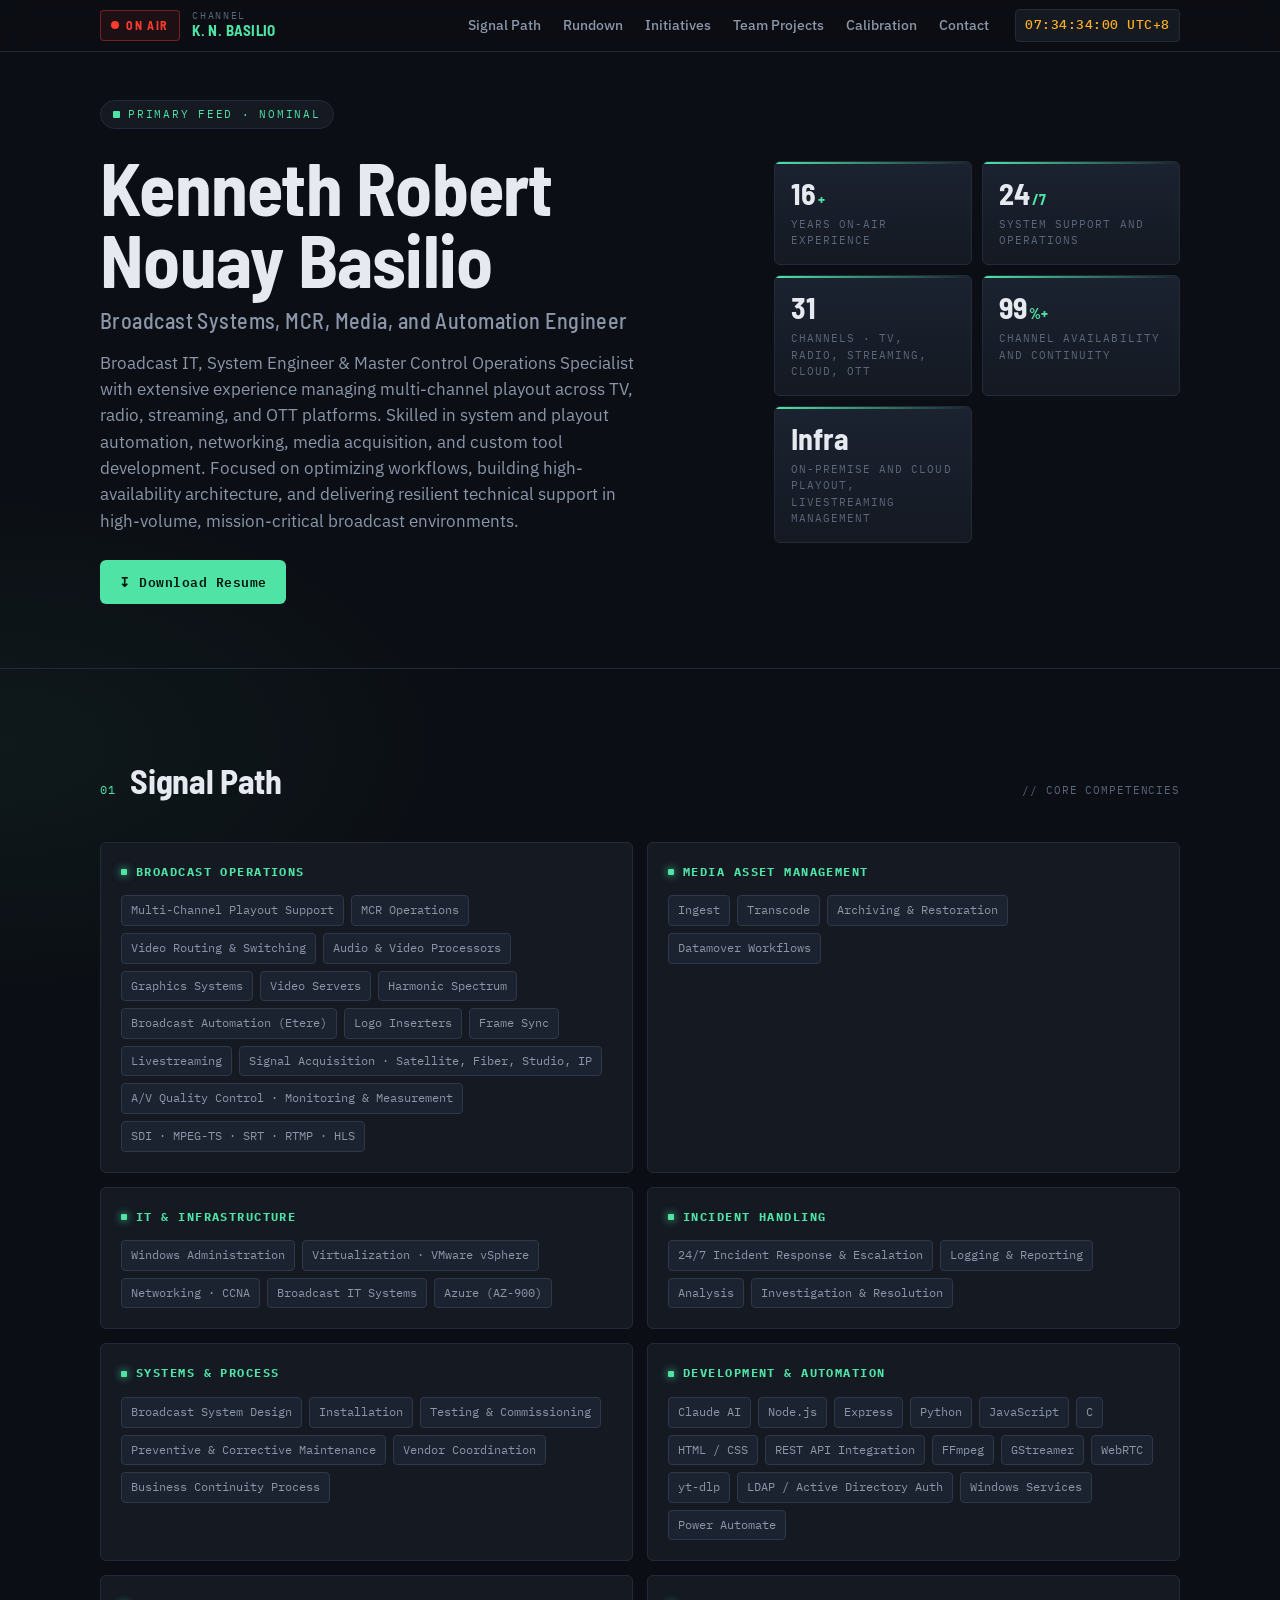
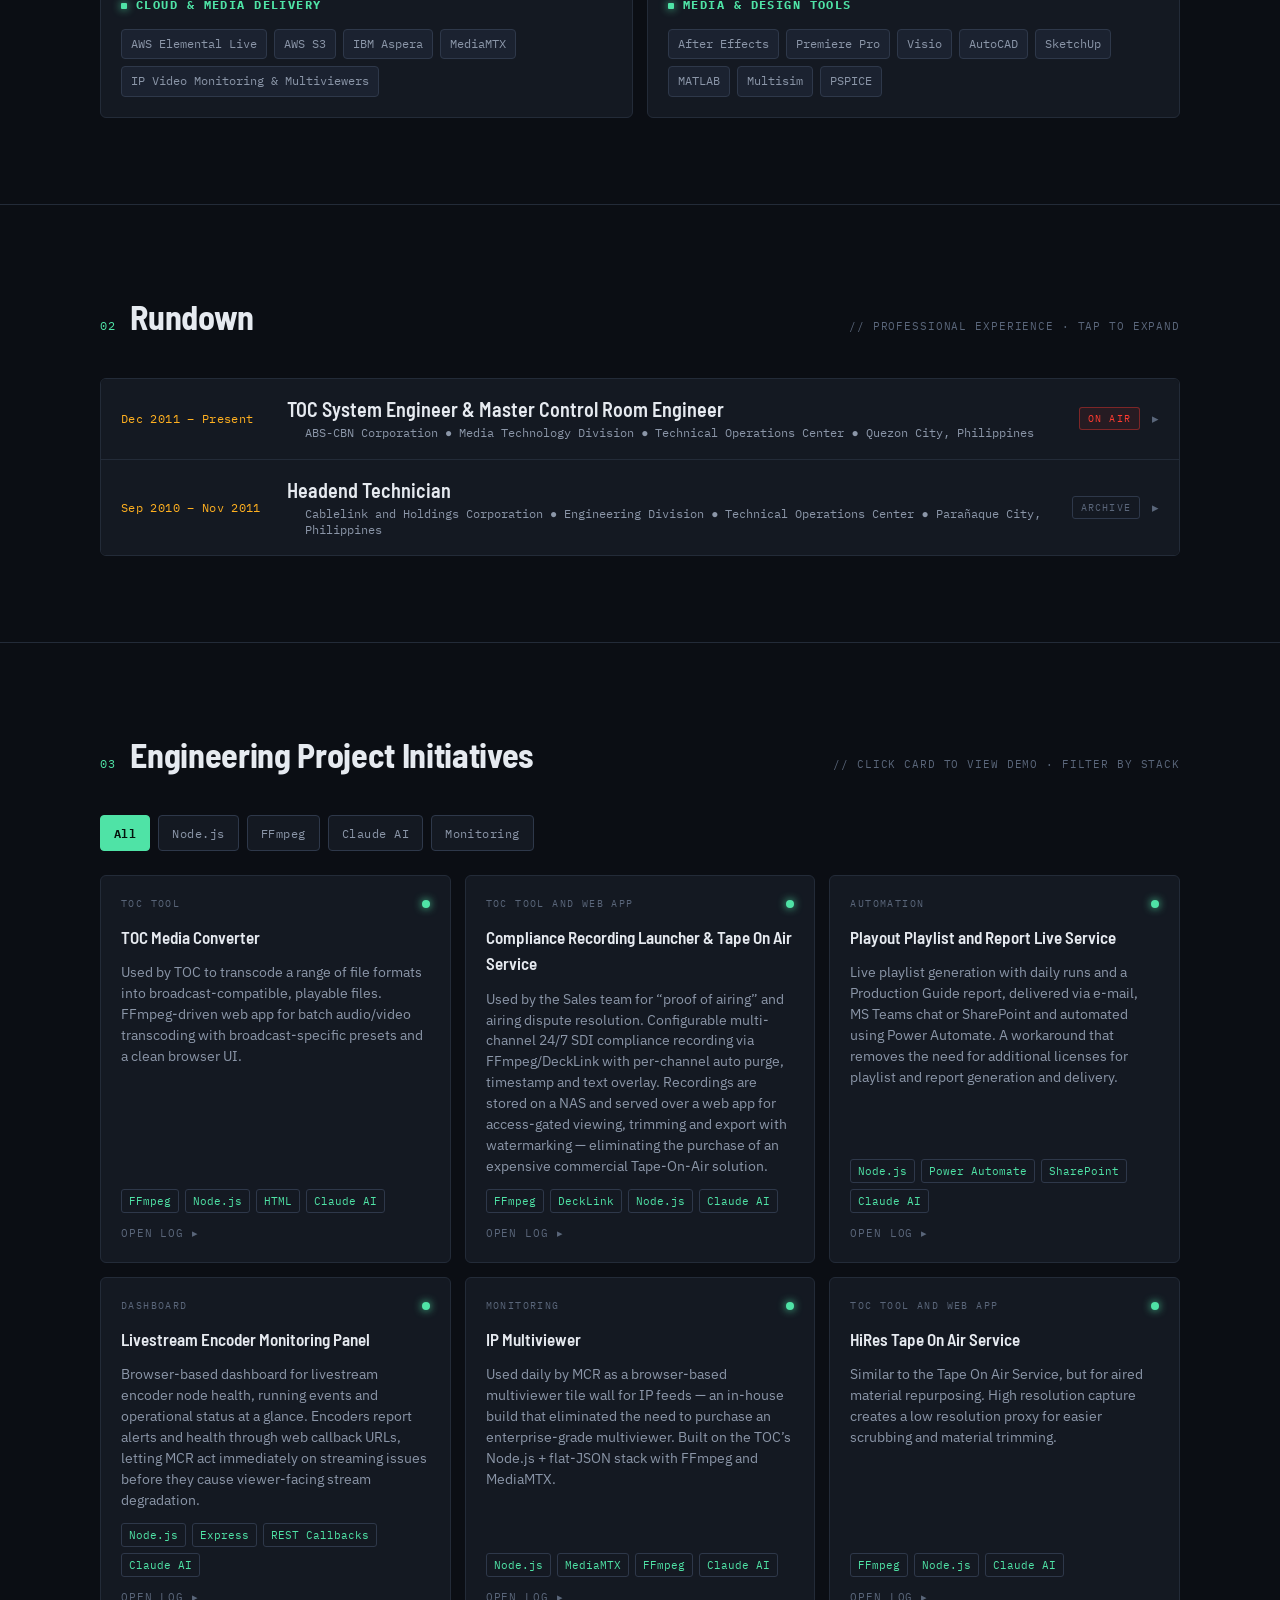
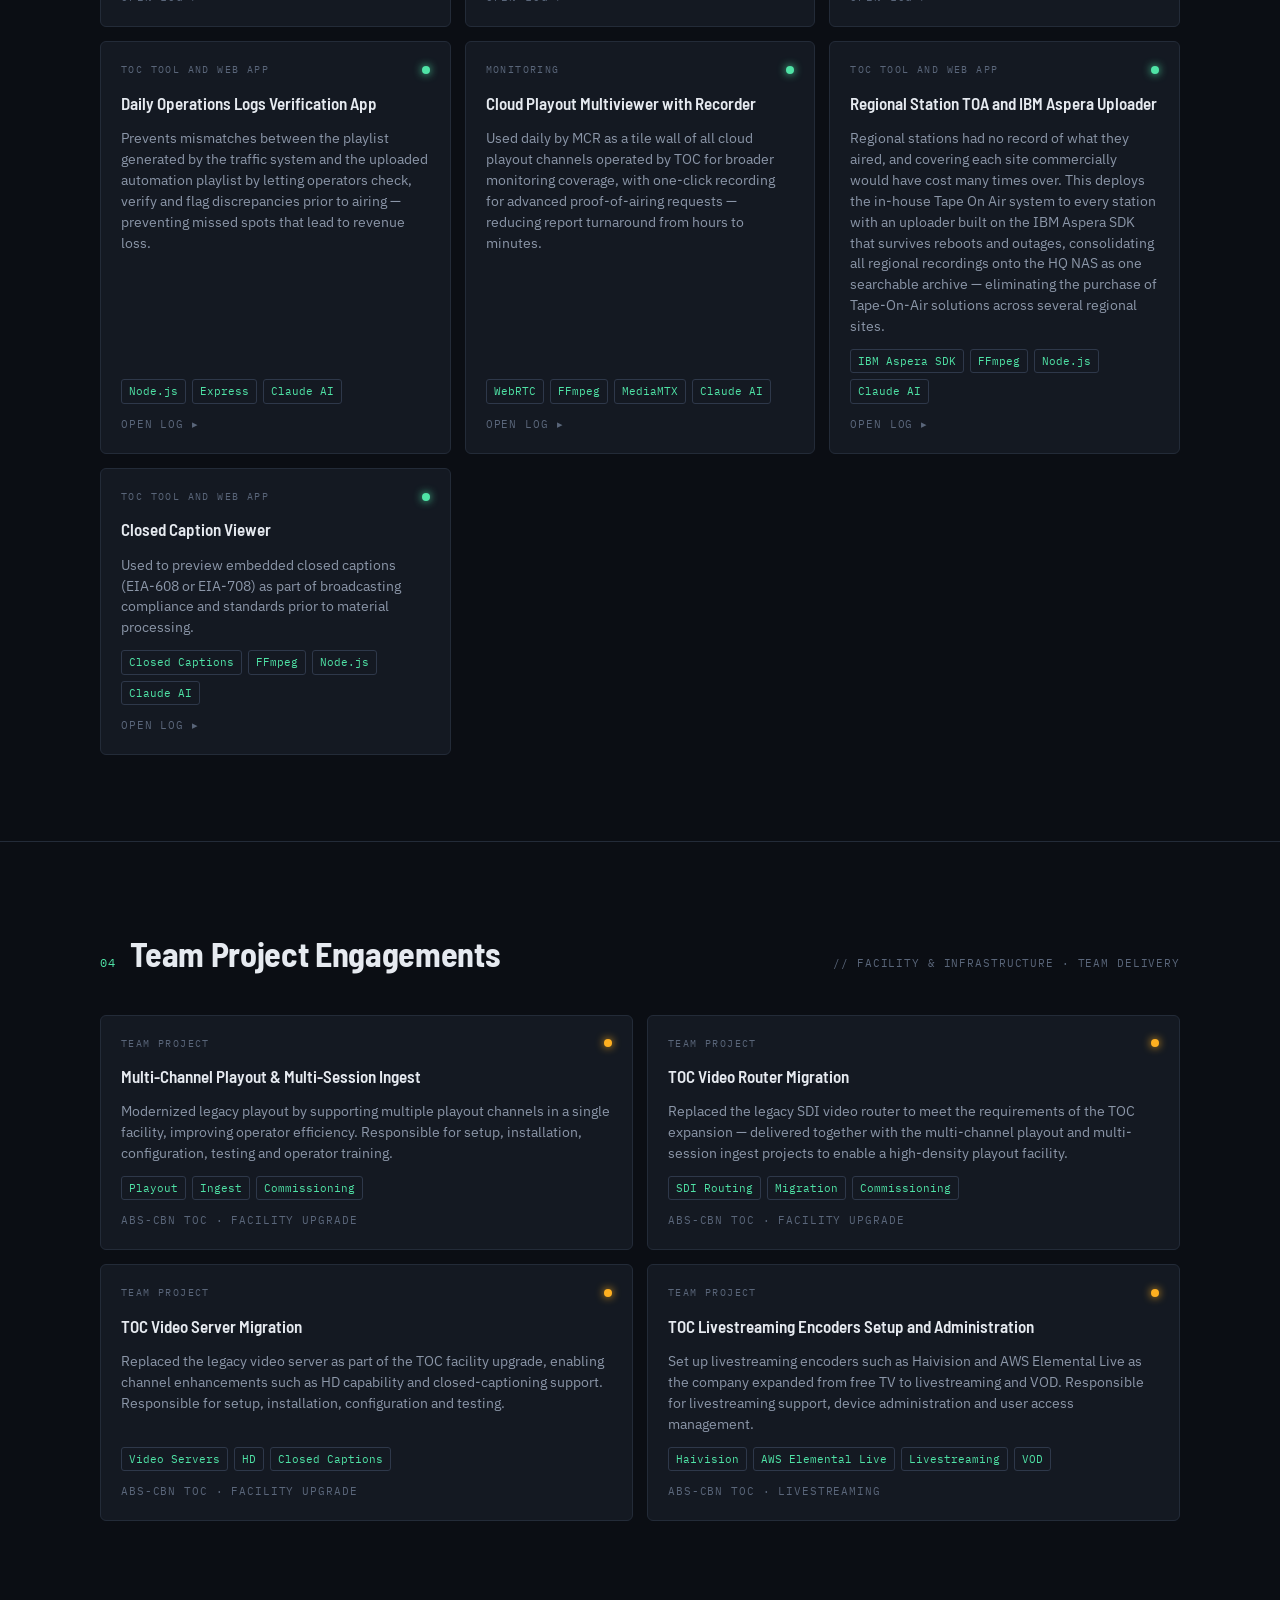
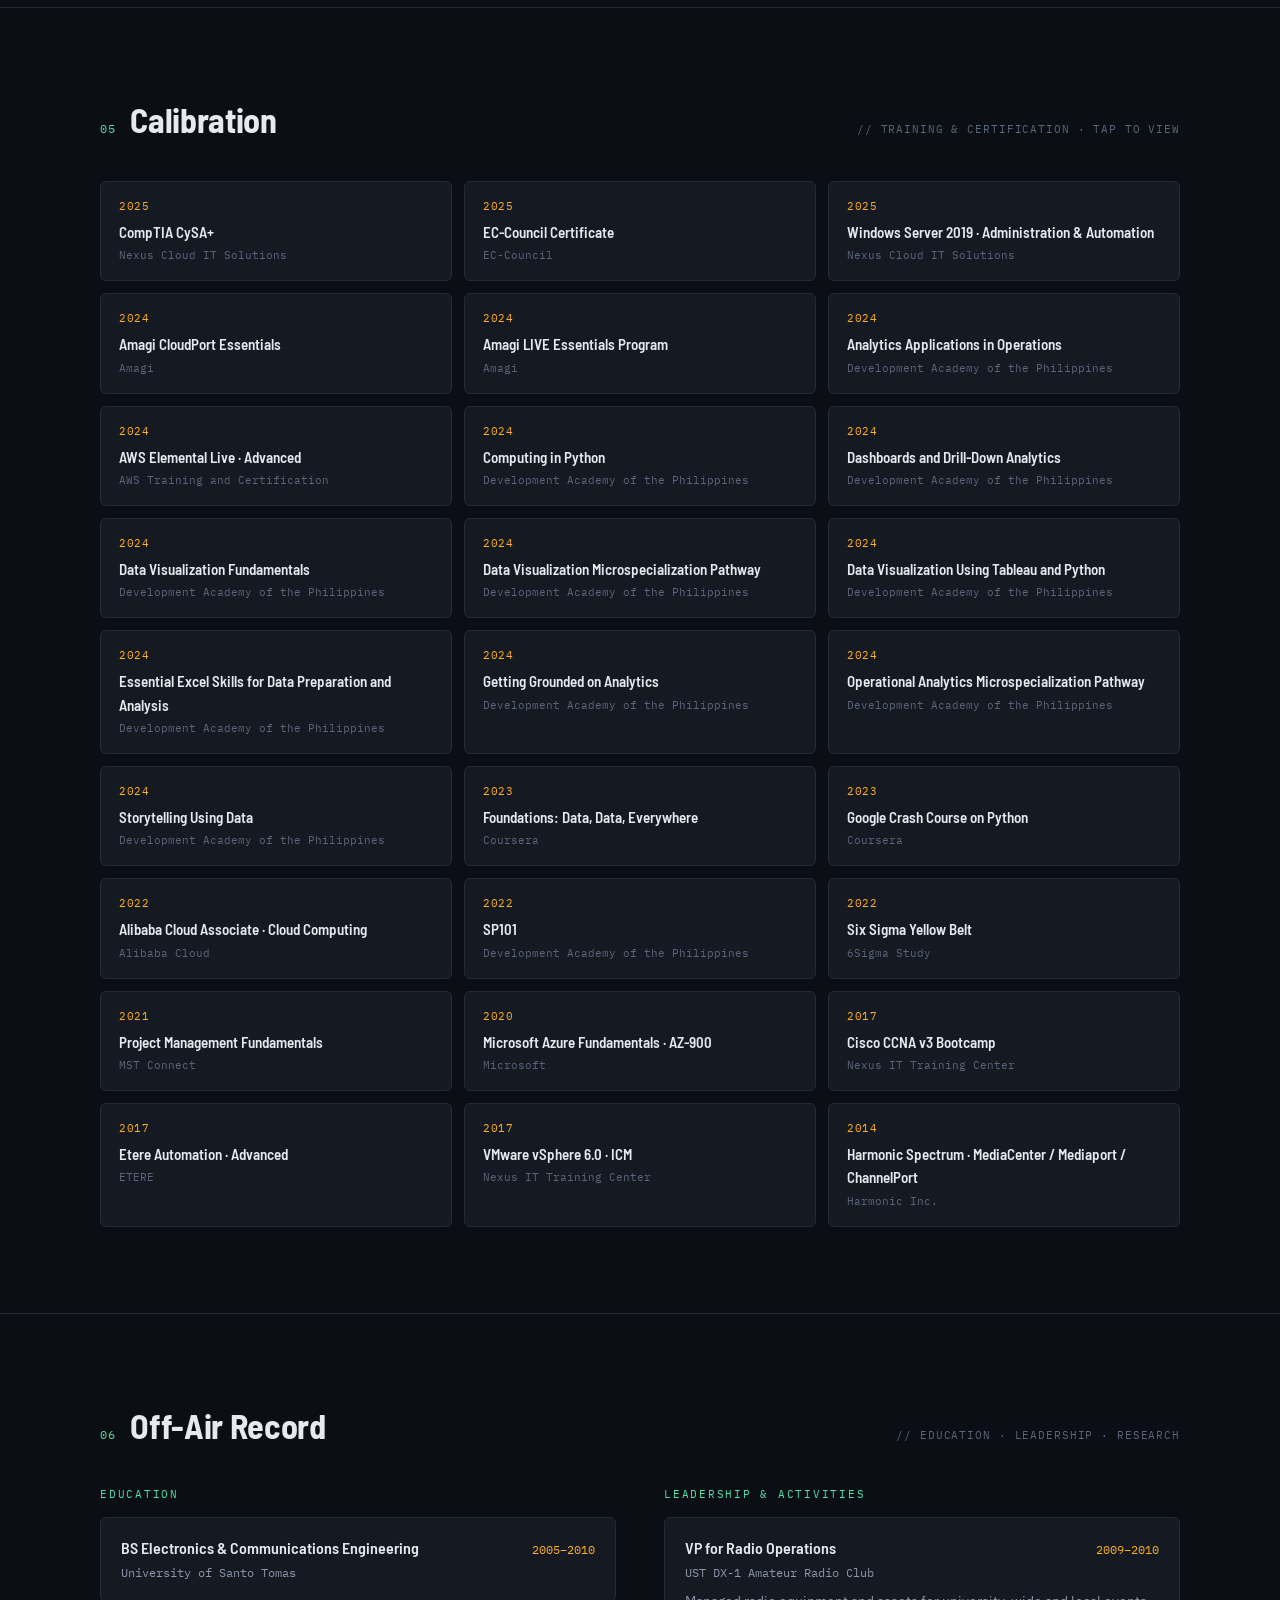
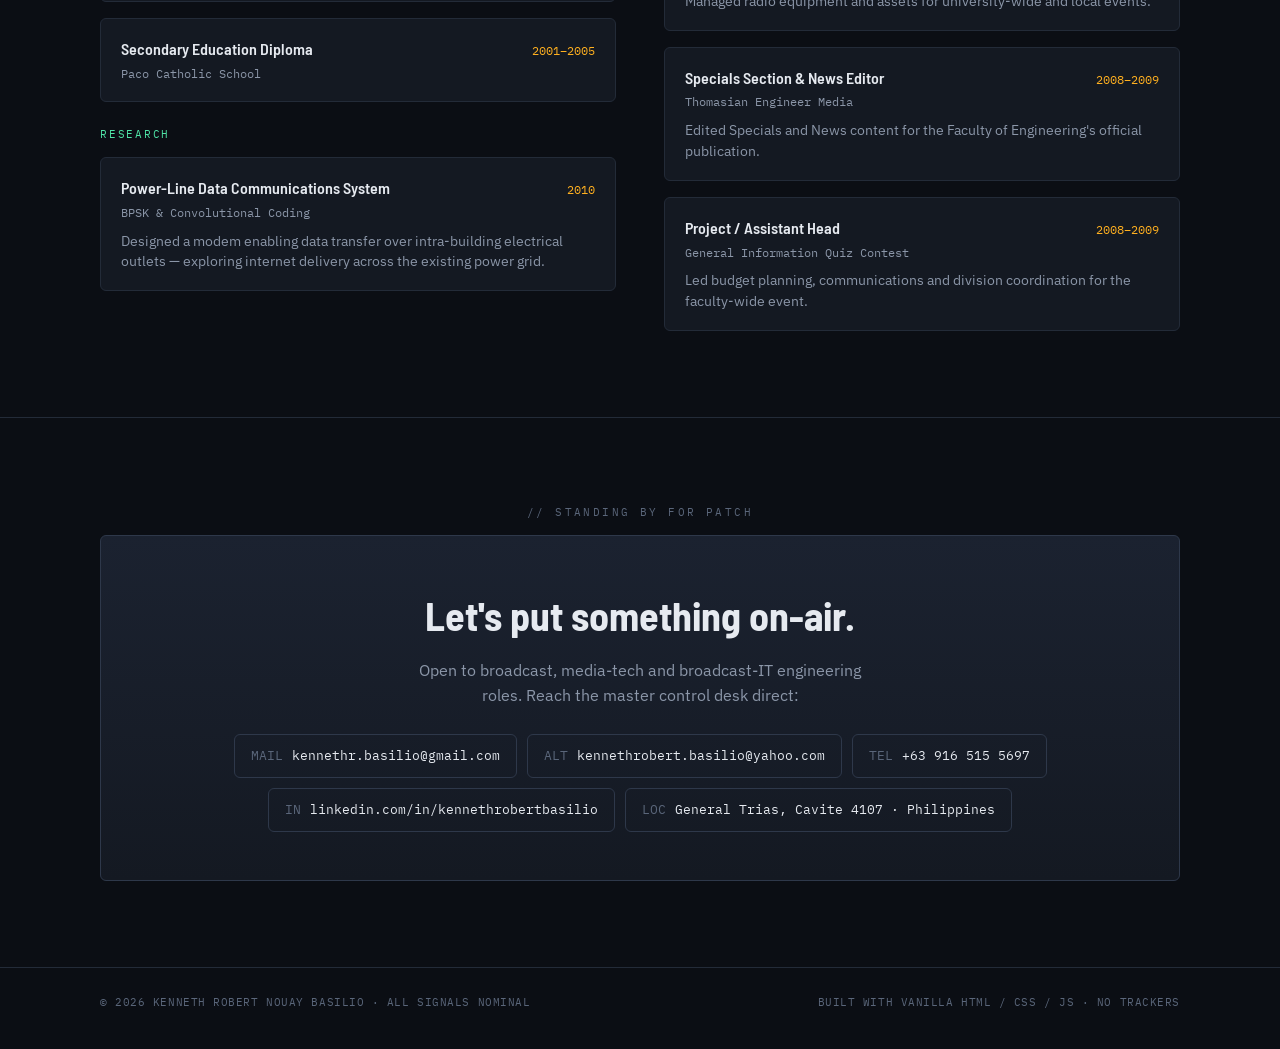
<file: index.html>
<!DOCTYPE html>
<html lang="en">
<head>
<meta charset="UTF-8" />
<meta name="viewport" content="width=device-width, initial-scale=1.0" />
<title>Kenneth Robert Nouay Basilio — Broadcast Systems, MCR, Media &amp; Automation Engineer</title>
<meta name="description" content="Kenneth Robert Nouay Basilio — Broadcast Systems, MCR, Media, and Automation Engineer. 16 years in master control room operations, system support and broadcast IT, supporting 31 channels across TV, radio, streaming, cloud and OTT." />
<meta name="referrer" content="no-referrer" />

<!-- PARAM: SITE_URL — see PARAMETERS.md -->
<link rel="canonical" href="https://kennethrb-portfolio.github.io/krnb-resume/" />
<meta property="og:title" content="Kenneth Robert Nouay Basilio — Broadcast Systems, MCR, Media &amp; Automation Engineer" />
<meta property="og:description" content="MCR operations, system support and broadcast IT — 31 channels across TV, radio, streaming, cloud and OTT." />
<meta property="og:type" content="website" />
<meta property="og:url" content="https://kennethrb-portfolio.github.io/krnb-resume/" />

<link rel="preconnect" href="https://fonts.googleapis.com" />
<link rel="preconnect" href="https://fonts.gstatic.com" crossorigin />
<link href="https://fonts.googleapis.com/css2?family=Barlow+Semi+Condensed:wght@400;500;600;700&family=IBM+Plex+Mono:wght@400;500;600&family=IBM+Plex+Sans:wght@400;500;600;700&display=swap" rel="stylesheet" />

<style>
  :root{
    --void:#0B0E14;
    --panel:#141922;
    --panel-2:#1B2230;
    --line:#232B38;
    --line-soft:#2E384A;
    --ink:#E6EAF0;
    --ink-dim:#8B96A8;
    --ink-faint:#5A667A;
    --tally:#FF3B30;
    --signal:#4FE3A6;
    --amber:#FFB020;
    --cyan:#38BDF8;
    --r:6px;
    --maxw:1160px;
    --disp:'Bahnschrift','DIN Alternate','Barlow Semi Condensed',system-ui,sans-serif;
    --body:'IBM Plex Sans',system-ui,sans-serif;
    --mono:'IBM Plex Mono',ui-monospace,monospace;
  }

  *{box-sizing:border-box;margin:0;padding:0}
  html{scroll-behavior:smooth}
  body{
    font-family:var(--body);
    background:
      radial-gradient(1200px 600px at 80% -10%, rgba(56,189,248,.06), transparent 60%),
      radial-gradient(900px 500px at 0% 10%, rgba(79,227,166,.05), transparent 55%),
      var(--void);
    color:var(--ink);
    line-height:1.55;
    -webkit-font-smoothing:antialiased;
    overflow-x:hidden;
  }
  a{color:var(--cyan);text-decoration:none}
  a:hover{text-decoration:underline}
  :focus-visible{outline:2px solid var(--signal);outline-offset:2px}

  .wrap{max-width:var(--maxw);margin:0 auto;padding:0 clamp(16px,4vw,40px)}

  .eyebrow{font-family:var(--mono);font-size:11px;letter-spacing:.22em;text-transform:uppercase;color:var(--ink-faint)}
  .label{font-family:var(--mono);font-size:11px;letter-spacing:.16em;text-transform:uppercase;color:var(--signal)}

  /* ---------- STATUS RAIL ---------- */
  .rail{position:sticky;top:0;z-index:50;background:rgba(11,14,20,.82);backdrop-filter:blur(10px);border-bottom:1px solid var(--line)}
  .rail-in{max-width:var(--maxw);margin:0 auto;display:flex;align-items:center;gap:16px;padding:9px clamp(16px,4vw,40px)}
  .chan{display:flex;align-items:center;gap:12px;min-width:0}
  .chan-id{display:flex;flex-direction:column;line-height:1.15;min-width:0}
  .chan-id .k{font-family:var(--mono);font-size:9.5px;letter-spacing:.18em;text-transform:uppercase;color:var(--ink-faint)}
  .chan-id .v{font-family:var(--disp);font-weight:700;font-size:15px;letter-spacing:.03em;color:var(--signal);white-space:nowrap}
  .rail-nav{display:flex;gap:2px;margin-left:auto}
  .rail-nav a{font-family:var(--body);font-size:13.5px;font-weight:500;letter-spacing:0;color:var(--ink-dim);padding:6px 10px;border-radius:4px}
  .rail-nav a:hover{color:var(--ink);background:var(--panel);text-decoration:none}
  .tc{font-family:var(--mono);font-size:13px;font-weight:500;color:var(--amber);white-space:nowrap;letter-spacing:.04em;padding:5px 9px;border:1px solid var(--line);border-radius:4px;background:var(--panel);margin-left:auto}
  .rail-nav ~ .tc{margin-left:0}
  .onair{display:inline-flex;align-items:center;gap:7px;font-family:var(--disp);font-weight:700;font-size:12px;letter-spacing:.14em;color:var(--tally);padding:5px 10px;border:1px solid rgba(255,59,48,.4);border-radius:4px;background:rgba(255,59,48,.08);white-space:nowrap}
  .onair .dot{width:8px;height:8px;border-radius:50%;background:var(--tally);box-shadow:0 0 0 0 rgba(255,59,48,.6);animation:pulse 2s infinite}
  @keyframes pulse{0%{box-shadow:0 0 0 0 rgba(255,59,48,.55)}70%{box-shadow:0 0 0 7px rgba(255,59,48,0)}100%{box-shadow:0 0 0 0 rgba(255,59,48,0)}}

  /* ---------- HERO ---------- */
  .hero{padding:clamp(24px,4vw,48px) 0 clamp(36px,6vw,64px)}
  .hero-grid{display:grid;grid-template-columns:1.35fr .9fr;gap:clamp(28px,5vw,64px);align-items:center}
  .src-tag{display:inline-flex;align-items:center;gap:8px;margin-bottom:22px;font-family:var(--mono);font-size:11px;letter-spacing:.16em;text-transform:uppercase;color:var(--signal);border:1px solid var(--line);border-radius:100px;padding:5px 12px;background:var(--panel)}
  .src-tag .sq{width:7px;height:7px;background:var(--signal);border-radius:1px}
  h1{font-family:var(--disp);font-weight:700;font-size:clamp(38px,6.4vw,74px);line-height:.98;letter-spacing:-.01em;margin-bottom:18px}
  h1 .sub{display:block;color:var(--ink-dim);font-weight:500;font-size:clamp(15px,2.2vw,22px);letter-spacing:.02em;margin-top:14px}
  .lede{color:var(--ink-dim);font-size:clamp(15px,1.5vw,17px);max-width:54ch;margin-bottom:26px}
  .cta-row{display:flex;flex-wrap:wrap;gap:12px}
  .cta{font-family:var(--mono);font-size:13px;letter-spacing:.04em;padding:11px 18px;border-radius:var(--r);cursor:pointer;border:1px solid transparent;display:inline-block}
  .cta.primary{background:var(--signal);color:#05130D;font-weight:600}
  .cta.primary:hover{filter:brightness(1.08);text-decoration:none}
  .cta.ghost{border-color:var(--line-soft);color:var(--ink);background:transparent}
  .cta.ghost:hover{border-color:var(--signal);color:var(--signal);text-decoration:none}

  .tiles{display:grid;grid-template-columns:repeat(2,1fr);gap:10px}
  .tile{border:1px solid var(--line);border-radius:var(--r);background:linear-gradient(180deg,var(--panel-2),var(--panel));padding:16px;position:relative;overflow:hidden}
  .tile::before{content:"";position:absolute;top:0;left:0;right:0;height:2px;background:linear-gradient(90deg,var(--signal),transparent)}
  .tile .num{font-family:var(--disp);font-weight:700;font-size:30px;line-height:1;color:var(--ink)}
  .tile .num small{font-size:15px;color:var(--signal);margin-left:2px}
  .tile .cap{font-family:var(--mono);font-size:10.5px;letter-spacing:.1em;text-transform:uppercase;color:var(--ink-faint);margin-top:8px}

  /* ---------- SECTIONS ---------- */
  section{padding:clamp(44px,7vw,86px) 0;border-top:1px solid var(--line)}
  .sec-head{display:flex;align-items:baseline;gap:14px;margin-bottom:34px;flex-wrap:wrap}
  .sec-head .idx{font-family:var(--mono);font-size:12px;color:var(--signal);letter-spacing:.1em}
  .sec-head h2{font-family:var(--disp);font-weight:700;font-size:clamp(22px,3.2vw,34px);letter-spacing:-.01em}
  .sec-head .meta{margin-left:auto;font-family:var(--mono);font-size:11px;color:var(--ink-faint);letter-spacing:.08em}

  /* ---------- SKILLS ---------- */
  .skill-grid{display:grid;grid-template-columns:repeat(2,1fr);gap:14px}
  .skill-card{border:1px solid var(--line);border-radius:var(--r);background:var(--panel);padding:20px}
  .skill-card h3{font-family:var(--mono);font-size:12px;letter-spacing:.12em;text-transform:uppercase;color:var(--signal);margin-bottom:14px;display:flex;align-items:center;gap:9px}
  .skill-card h3::before{content:"";width:6px;height:6px;background:var(--signal);border-radius:1px;box-shadow:0 0 8px var(--signal)}
  .chips{display:flex;flex-wrap:wrap;gap:7px}
  .chip{font-family:var(--mono);font-size:12px;color:var(--ink-dim);border:1px solid var(--line-soft);border-radius:4px;padding:5px 9px;background:var(--panel-2)}
  .chip:hover{color:var(--ink);border-color:var(--signal)}

  /* ---------- RUNDOWN ---------- */
  .rundown{border:1px solid var(--line);border-radius:var(--r);overflow:hidden}
  .seg{border-bottom:1px solid var(--line);background:var(--panel)}
  .seg:last-child{border-bottom:none}
  .seg-head{width:100%;text-align:left;cursor:pointer;background:none;border:none;color:inherit;display:grid;grid-template-columns:150px 1fr auto;gap:16px;align-items:center;padding:18px 20px;font-family:inherit}
  .seg-head:hover{background:var(--panel-2)}
  .seg-yr{font-family:var(--mono);font-size:12px;color:var(--amber);letter-spacing:.03em;white-space:nowrap}
  .seg-title{min-width:0}
  .seg-title .role{font-family:var(--disp);font-weight:600;font-size:clamp(16px,2vw,20px);color:var(--ink);display:block}
  .seg-title .org{font-family:var(--mono);font-size:12px;color:var(--ink-dim);margin-top:4px;padding-left:18px;display:block}
  .seg-badge{font-family:var(--mono);font-size:10px;letter-spacing:.12em;text-transform:uppercase;padding:4px 8px;border-radius:3px;white-space:nowrap}
  .seg-badge.live{color:var(--tally);border:1px solid rgba(255,59,48,.4);background:rgba(255,59,48,.08)}
  .seg-badge.arch{color:var(--ink-faint);border:1px solid var(--line-soft)}
  .seg-caret{font-family:var(--mono);color:var(--ink-faint);transition:transform .25s;font-size:13px}
  .seg[aria-expanded="true"] .seg-caret{transform:rotate(90deg);color:var(--signal)}
  .seg-body{max-height:0;overflow:hidden;transition:max-height .35s ease}
  .seg-body-in{padding:2px 20px 22px 186px}
  .seg-body ul{list-style:none;display:grid;gap:9px}
  .seg-body li{position:relative;padding-left:20px;color:var(--ink-dim);font-size:14.5px}
  .seg-body li::before{content:"▸";position:absolute;left:0;color:var(--signal);font-size:11px;top:3px}
  .seg-body .sub-role{font-family:var(--mono);font-size:11px;letter-spacing:.14em;text-transform:uppercase;color:var(--signal);margin:6px 0 10px}
  .seg-body ul + .sub-role{margin-top:22px}

  /* ---------- PROJECTS ---------- */
  .filter-bar{display:flex;flex-wrap:wrap;gap:8px;margin-bottom:24px}
  .filter{font-family:var(--mono);font-size:12px;letter-spacing:.04em;color:var(--ink-dim);background:var(--panel);border:1px solid var(--line-soft);border-radius:4px;padding:7px 13px;cursor:pointer}
  .filter[aria-pressed="true"]{background:var(--signal);color:#05130D;border-color:var(--signal);font-weight:600}
  .filter:hover:not([aria-pressed="true"]){border-color:var(--signal);color:var(--ink)}
  .proj-grid{display:grid;grid-template-columns:repeat(3,1fr);gap:14px}
  .card{border:1px solid var(--line);border-radius:var(--r);background:var(--panel);padding:20px;display:flex;flex-direction:column;gap:12px;transition:transform .2s,border-color .2s;color:inherit}
  .card:hover{transform:translateY(-3px);border-color:var(--signal);text-decoration:none}
  .card .top{display:flex;align-items:center;justify-content:space-between;gap:8px}
  .card .kind{font-family:var(--mono);font-size:10px;letter-spacing:.14em;text-transform:uppercase;color:var(--ink-faint)}
  .card .stat{width:8px;height:8px;border-radius:50%;background:var(--signal);box-shadow:0 0 8px var(--signal)}
  .card h3{font-family:var(--disp);font-weight:600;font-size:17px;color:var(--ink)}
  .card p{font-size:13.5px;color:var(--ink-dim);flex:1}
  .card .tags{display:flex;flex-wrap:wrap;gap:6px}
  .card .tags span{font-family:var(--mono);font-size:10.5px;color:var(--signal);border:1px solid var(--line-soft);border-radius:3px;padding:3px 7px}
  .card .open{font-family:var(--mono);font-size:11px;letter-spacing:.08em;color:var(--ink-faint);text-transform:uppercase}
  .card:hover .open{color:var(--signal)}
  .card.hide{display:none}
  /* Facility projects have no project page: static card, no hover lift */
  .card.static{cursor:default}
  .card.static:hover{transform:none;border-color:var(--line)}
  .card.static .stat{background:var(--amber);box-shadow:0 0 8px var(--amber)}
  .card.static .open{color:var(--ink-faint)}
  .proj-grid.cols-2{grid-template-columns:repeat(2,1fr)}

  /* ---------- CERTS ---------- */
  .cert-grid{display:grid;grid-template-columns:repeat(3,1fr);gap:12px}
  .cert{border:1px solid var(--line);border-radius:var(--r);background:var(--panel);padding:16px 18px;color:inherit;display:block;transition:transform .2s,border-color .2s}
  .cert:hover{transform:translateY(-3px);border-color:var(--signal);text-decoration:none}
  .cert .yr{font-family:var(--mono);font-size:11px;color:var(--amber);letter-spacing:.06em}
  .cert .nm{font-family:var(--disp);font-weight:600;font-size:15px;margin:6px 0 3px;color:var(--ink)}
  .cert .by{font-family:var(--mono);font-size:11px;color:var(--ink-faint)}

  /* ---------- 2-COL ---------- */
  .two-col{display:grid;grid-template-columns:1fr 1fr;gap:clamp(24px,4vw,48px)}
  .stack{display:grid;gap:16px}
  .row{border:1px solid var(--line);border-radius:var(--r);background:var(--panel);padding:18px 20px}
  .row .r-top{display:flex;justify-content:space-between;gap:12px;align-items:baseline;flex-wrap:wrap}
  .row .r-title{font-family:var(--disp);font-weight:600;font-size:16px}
  .row .r-yr{font-family:var(--mono);font-size:12px;color:var(--amber)}
  .row .r-sub{font-family:var(--mono);font-size:12px;color:var(--ink-dim);margin-top:3px}
  .row p{font-size:13.5px;color:var(--ink-dim);margin-top:8px}

  /* ---------- CONTACT ---------- */
  .contact-box{border:1px solid var(--line-soft);border-radius:var(--r);background:linear-gradient(180deg,var(--panel-2),var(--panel));padding:clamp(28px,5vw,48px);text-align:center}
  .contact-box h2{font-family:var(--disp);font-weight:700;font-size:clamp(24px,4vw,40px);margin-bottom:12px}
  .contact-box p{color:var(--ink-dim);max-width:46ch;margin:0 auto 26px}
  .contact-lines{display:flex;flex-wrap:wrap;gap:10px;justify-content:center}
  .cl{font-family:var(--mono);font-size:13px;color:var(--ink);border:1px solid var(--line-soft);border-radius:var(--r);padding:11px 16px;display:inline-flex;gap:9px;align-items:center}
  .cl:hover{border-color:var(--signal);color:var(--signal);text-decoration:none}
  .cl .k{color:var(--ink-faint)}

  footer{padding:26px 0 40px;border-top:1px solid var(--line)}
  .foot-in{display:flex;justify-content:space-between;gap:14px;flex-wrap:wrap;font-family:var(--mono);font-size:11px;color:var(--ink-faint);letter-spacing:.05em}

  .reveal{opacity:0;transform:translateY(18px);transition:opacity .6s ease,transform .6s ease}
  .reveal.in{opacity:1;transform:none}

  /* ---------- RESPONSIVE ---------- */
  @media(max-width:860px){
    .hero-grid{grid-template-columns:1fr;gap:36px}
    .skill-grid{grid-template-columns:1fr}
    .proj-grid{grid-template-columns:1fr 1fr}
    .cert-grid{grid-template-columns:1fr 1fr}
    .two-col{grid-template-columns:1fr}
    .rail-nav{display:none}
    .seg-head{grid-template-columns:136px 1fr auto;gap:10px}
    .seg-body-in{padding-left:20px}
  }
  @media(max-width:560px){
    .proj-grid,.proj-grid.cols-2,.cert-grid,.tiles{grid-template-columns:1fr}
    .tc{display:none}
    .seg-head{grid-template-columns:1fr auto}
    .seg-yr{display:none}
    .seg-title .org{padding-left:14px}
  }
  @media(prefers-reduced-motion:reduce){
    *{animation:none!important;transition:none!important;scroll-behavior:auto!important}
    .reveal{opacity:1;transform:none}
  }

  /* ---------- PRINT ---------- */
  @media print{
    :root{--ink:#111;--ink-dim:#333;--ink-faint:#555}
    body{background:#fff;color:#111}
    .rail,.tiles,.cta-row,.src-tag,.filter-bar,.seg-caret,.seg-badge.live,.card .stat,.card .open,.foot-in .rt,.contact-box p,.contact .eyebrow{display:none!important}
    section,.hero{border:none;padding:14px 0}
    .wrap{max-width:100%;padding:0}
    h1{font-size:26px;color:#000}
    h1 .sub{color:#333;font-size:14px}
    .sec-head h2{font-size:16px;color:#000;border-bottom:1.5px solid #000;padding-bottom:4px;width:100%}
    .sec-head .idx,.sec-head .meta{display:none}
    .lede{color:#333;max-width:100%}
    .skill-grid,.proj-grid,.cert-grid,.two-col{gap:8px}
    .skill-card,.card,.cert,.row,.rundown,.seg,.contact-box{border:1px solid #bbb!important;background:#fff!important;break-inside:avoid;transform:none!important}
    .seg-body{max-height:none!important}
    .seg-body-in{padding:0 16px 14px 16px}
    .chip,.card .tags span,.cl{color:#222;border-color:#999}
    a{color:#111;text-decoration:none}
    .contact-lines{justify-content:flex-start}
  }
</style>
</head>
<body>

<!-- ===== STATUS RAIL ===== -->
<header class="rail">
  <div class="rail-in">
    <div class="chan">
      <span class="onair"><span class="dot"></span>ON AIR</span>
      <span class="chan-id">
        <span class="k">Channel</span>
        <span class="v">K. N. BASILIO</span>
      </span>
    </div>
    <nav class="rail-nav" aria-label="Section navigation">
      <a href="#signal">Signal Path</a>
      <a href="#rundown">Rundown</a>
      <a href="#log">Initiatives</a>
      <a href="#team">Team Projects</a>
      <a href="#certs">Calibration</a>
      <a href="#contact">Contact</a>
    </nav>
    <span class="tc" id="tc" aria-label="Local timecode, UTC plus 8">--:--:--:--</span>
  </div>
</header>

<main>
  <!-- ===== HERO ===== -->
  <section class="hero" style="border-top:none">
    <div class="wrap">
      <div class="hero-grid">
        <div>
          <span class="src-tag"><span class="sq"></span>PRIMARY FEED · NOMINAL</span>
          <h1>Kenneth Robert<br />Nouay Basilio
            <span class="sub">Broadcast Systems, MCR, Media, and Automation Engineer</span>
          </h1>
          <p class="lede">Broadcast IT, System Engineer & Master Control Operations Specialist with extensive experience managing multi-channel playout across TV, radio, streaming, and OTT platforms. Skilled in system and playout automation, networking, media acquisition, and custom tool development. Focused on optimizing workflows, building high-availability architecture, and delivering resilient technical support in high-volume, mission-critical broadcast environments.</p>
          <div class="cta-row">
            <!-- PARAM: RESUME_PATH — see PARAMETERS.md -->
            <a class="cta primary" href="assets/resume/Kenneth_Robert_Basilio_CV.pdf" download>&#8615; Download Resume</a>
          </div>
        </div>
        <div class="tiles" aria-label="Career status tiles">
          <div class="tile"><div class="num">16<small>+</small></div><div class="cap">Years On-Air Experience</div></div>
          <div class="tile"><div class="num">24<small>/7</small></div><div class="cap">System Support and Operations</div></div>
          <div class="tile"><div class="num">31</div><div class="cap">Channels &middot; TV, Radio, Streaming, Cloud, OTT</div></div>
          <div class="tile"><div class="num">99<small>%+</small></div><div class="cap">Channel Availability and Continuity</div></div>
          <div class="tile"><div class="num">Infra</div><div class="cap">On-Premise and Cloud Playout, Livestreaming Management</div></div>
        </div>
      </div>
    </div>
  </section>

  <!-- ===== SIGNAL PATH ===== -->
  <section id="signal">
    <div class="wrap">
      <div class="sec-head reveal">
        <span class="idx">01</span>
        <h2>Signal Path</h2>
        <span class="meta">// CORE COMPETENCIES</span>
      </div>
      <div class="skill-grid">
        <div class="skill-card reveal">
          <h3>Broadcast Operations</h3>
          <div class="chips">
            <span class="chip">Multi-Channel Playout Support</span><span class="chip">MCR Operations</span>
            <span class="chip">Video Routing &amp; Switching</span><span class="chip">Audio &amp; Video Processors</span>
            <span class="chip">Graphics Systems</span><span class="chip">Video Servers</span>
            <span class="chip">Harmonic Spectrum</span><span class="chip">Broadcast Automation (Etere)</span>
            <span class="chip">Logo Inserters</span><span class="chip">Frame Sync</span>
            <span class="chip">Livestreaming</span><span class="chip">Signal Acquisition &middot; Satellite, Fiber, Studio, IP</span>
            <span class="chip">A/V Quality Control &middot; Monitoring &amp; Measurement</span>
            <span class="chip">SDI &middot; MPEG-TS &middot; SRT &middot; RTMP &middot; HLS</span>
          </div>
        </div>
        <div class="skill-card reveal">
          <h3>Media Asset Management</h3>
          <div class="chips">
            <span class="chip">Ingest</span><span class="chip">Transcode</span>
            <span class="chip">Archiving &amp; Restoration</span><span class="chip">Datamover Workflows</span>
          </div>
        </div>
        <div class="skill-card reveal">
          <h3>IT &amp; Infrastructure</h3>
          <div class="chips">
            <span class="chip">Windows Administration</span><span class="chip">Virtualization &middot; VMware vSphere</span>
            <span class="chip">Networking &middot; CCNA</span><span class="chip">Broadcast IT Systems</span>
            <span class="chip">Azure (AZ-900)</span>
          </div>
        </div>
        <div class="skill-card reveal">
          <h3>Incident Handling</h3>
          <div class="chips">
            <span class="chip">24/7 Incident Response &amp; Escalation</span><span class="chip">Logging &amp; Reporting</span>
            <span class="chip">Analysis</span><span class="chip">Investigation &amp; Resolution</span>
          </div>
        </div>
        <div class="skill-card reveal">
          <h3>Systems &amp; Process</h3>
          <div class="chips">
            <span class="chip">Broadcast System Design</span><span class="chip">Installation</span>
            <span class="chip">Testing &amp; Commissioning</span><span class="chip">Preventive &amp; Corrective Maintenance</span>
            <span class="chip">Vendor Coordination</span><span class="chip">Business Continuity Process</span>
          </div>
        </div>
        <div class="skill-card reveal">
          <h3>Development &amp; Automation</h3>
          <div class="chips">
            <span class="chip">Claude AI</span><span class="chip">Node.js</span><span class="chip">Express</span>
            <span class="chip">Python</span><span class="chip">JavaScript</span><span class="chip">C</span>
            <span class="chip">HTML / CSS</span><span class="chip">REST API Integration</span>
            <span class="chip">FFmpeg</span><span class="chip">GStreamer</span>
            <span class="chip">WebRTC</span><span class="chip">yt-dlp</span>
            <span class="chip">LDAP / Active Directory Auth</span><span class="chip">Windows Services</span>
            <span class="chip">Power Automate</span>
          </div>
        </div>
        <div class="skill-card reveal">
          <h3>Cloud &amp; Media Delivery</h3>
          <div class="chips">
            <span class="chip">AWS Elemental Live</span><span class="chip">AWS S3</span>
            <span class="chip">IBM Aspera</span><span class="chip">MediaMTX</span>
            <span class="chip">IP Video Monitoring &amp; Multiviewers</span>
          </div>
        </div>
        <div class="skill-card reveal">
          <h3>Media &amp; Design Tools</h3>
          <div class="chips">
            <span class="chip">After Effects</span><span class="chip">Premiere Pro</span>
            <span class="chip">Visio</span><span class="chip">AutoCAD</span>
            <span class="chip">SketchUp</span><span class="chip">MATLAB</span>
            <span class="chip">Multisim</span><span class="chip">PSPICE</span>
          </div>
        </div>
      </div>
    </div>
  </section>

  <!-- ===== RUNDOWN ===== -->
  <section id="rundown">
    <div class="wrap">
      <div class="sec-head reveal">
        <span class="idx">02</span>
        <h2>Rundown</h2>
        <span class="meta">// PROFESSIONAL EXPERIENCE &middot; TAP TO EXPAND</span>
      </div>
      <div class="rundown reveal">

        <div class="seg" aria-expanded="false">
          <button class="seg-head" type="button">
            <span class="seg-yr">Dec 2011 &ndash; Present</span>
            <span class="seg-title">
              <span class="role">TOC System Engineer &amp; Master Control Room Engineer</span>
              <span class="org">ABS-CBN Corporation &#9679; Media Technology Division &#9679; Technical Operations Center &#9679; Quezon City, Philippines</span>
            </span>
            <span style="display:flex;align-items:center;gap:12px">
              <span class="seg-badge live">On Air</span>
              <span class="seg-caret">&#9656;</span>
            </span>
          </button>
          <div class="seg-body"><div class="seg-body-in">
            <div class="sub-role">TOC System Engineer</div>
            <ul>
              <li>Sustained well above 99% program continuity across multi-channel playout systems and TOC workflows by delivering proactive technical support for video servers, broadcast automation, routers, and core broadcast and IT infrastructure.</li>
              <li>Streamlined media operations by executing end-to-end workflows &mdash; including archiving, transcoding, and rapid video server restoration to guarantee on-time playout delivery.</li>
              <li>Modernized core broadcast infrastructure by designing and implementing scalable system enhancements that expanded operational capacity and aligned workflows with emerging industry technologies.</li>
              <li>Optimized multi-channel playout functionality by precisely configuring core broadcast software and hardware, including automation systems, video routers, frame synchronizers, logo inserters, and graphics engines.</li>
              <li>Accelerated incident resolution by systematically analyzing device logs and applying rapid technical troubleshooting across core broadcast hardware and software.</li>
              <li>Streamlined vendor support operations by managing key supplier relationships for product inquiries, technical configurations, and high-priority escalations.</li>
            </ul>
            <div class="sub-role">Master Control Room Engineer</div>
            <ul>
              <li>Oversaw technical operations and maintenance for the station&rsquo;s core facility infrastructure, sustaining high-availability systems and minimal unplanned downtime.</li>
              <li>Secured high-reliability ingest across studio, satellite, fiber, and IP feeds from internal and external production facilities to guarantee uninterrupted media acquisition through precise routing and switching aligned with tight production schedules.</li>
              <li>Maintained strict broadcast compliance and signal integrity across 31 channels in 24/7 operations through continuous audio/video measurement and rapid application of emergency restoration procedures with no compliance-related violations recorded.</li>
              <li>Deployed and commissioned critical broadcast hardware and systems on schedule, enhancing baseline system capabilities and operational reliability.</li>
              <li>Minimized equipment failures and maintained uninterrupted business continuity in high-availability operations.</li>
              <li>Performed critical ad-hoc technical tasks, ensuring uninterrupted workflow continuity during peak demands and unexpected operational shifts.</li>
            </ul>
          </div></div>
        </div>

        <div class="seg" aria-expanded="false">
          <button class="seg-head" type="button">
            <span class="seg-yr">Sep 2010 &ndash; Nov 2011</span>
            <span class="seg-title">
              <span class="role">Headend Technician</span>
              <span class="org">Cablelink and Holdings Corporation &#9679; Engineering Division &#9679; Technical Operations Center &#9679; Para&ntilde;aque City, Philippines</span>
            </span>
            <span style="display:flex;align-items:center;gap:12px">
              <span class="seg-badge arch">Archive</span>
              <span class="seg-caret">&#9656;</span>
            </span>
          </button>
          <div class="seg-body"><div class="seg-body-in"><ul>
            <li>Sustained signal compliance and optimal audio/video transmission levels across all cable channels through continuous monitoring and precise calibration, reducing signal degradation and preventing compliance-related interruptions.</li>
            <li>Maximized signal strength and reception quality by keeping satellite dishes aligned to optimal parameters across all downlinks.</li>
            <li>Upgraded headend facility efficiency by modernizing structured cabling, reorganizing channel groups, and establishing an accurate physical asset inventory.</li>
          </ul></div></div>
        </div>

      </div>
    </div>
  </section>

  <!-- ===== ENGINEERING PROJECT INITIATIVES ===== -->
  <section id="log">
    <div class="wrap">
      <div class="sec-head reveal">
        <span class="idx">03</span>
        <h2>Engineering Project Initiatives</h2>
        <span class="meta">// CLICK CARD TO VIEW DEMO &middot; FILTER BY STACK</span>
      </div>
      <div class="filter-bar reveal" role="group" aria-label="Filter projects by technology">
        <button class="filter" data-f="all" aria-pressed="true">All</button>
        <button class="filter" data-f="node" aria-pressed="false">Node.js</button>
        <button class="filter" data-f="ffmpeg" aria-pressed="false">FFmpeg</button>
        <button class="filter" data-f="claude" aria-pressed="false">Claude AI</button>
        <button class="filter" data-f="monitor" aria-pressed="false">Monitoring</button>
      </div>
      <div class="proj-grid">

        <!-- PARAM: PROJECT_LINKS — see PARAMETERS.md -->
        <a class="card reveal" href="projects/media-converter.html" data-tags="ffmpeg node claude">
          <div class="top"><span class="kind">TOC TOOL</span><span class="stat"></span></div>
          <h3>TOC Media Converter</h3>
          <p>Used by TOC to transcode a range of file formats into broadcast-compatible, playable files. FFmpeg-driven web app for batch audio/video transcoding with broadcast-specific presets and a clean browser UI.</p>
          <div class="tags"><span>FFmpeg</span><span>Node.js</span><span>HTML</span><span>Claude AI</span></div>
          <span class="open">Open log &#9656;</span>
        </a>

        <a class="card reveal" href="projects/compliance-recorder.html" data-tags="ffmpeg node monitor claude">
          <div class="top"><span class="kind">TOC TOOL and WEB APP</span><span class="stat"></span></div>
          <h3>Compliance Recording Launcher & Tape On Air Service</h3>
          <p>Used by the Sales team for &ldquo;proof of airing&rdquo; and airing dispute resolution. Configurable multi-channel 24/7 SDI compliance recording via FFmpeg/DeckLink with per-channel auto purge, timestamp and text overlay. Recordings are stored on a NAS and served over a web app for access-gated viewing, trimming and export with watermarking &mdash; eliminating the purchase of an expensive commercial Tape-On-Air solution.</p>
          <div class="tags"><span>FFmpeg</span><span>DeckLink</span><span>Node.js</span><span>Claude AI</span></div>
          <span class="open">Open log &#9656;</span>
        </a>

        <a class="card reveal" href="projects/teams-chatbot.html" data-tags="node claude">
          <div class="top"><span class="kind">AUTOMATION</span><span class="stat"></span></div>
          <h3>Playout Playlist and Report Live Service</h3>
          <p>Live playlist generation with daily runs and a Production Guide report, delivered via e-mail, MS Teams chat or SharePoint and automated using Power Automate. A workaround that removes the need for additional licenses for playlist and report generation and delivery.</p>
          <div class="tags"><span>Node.js</span><span>Power Automate</span><span>SharePoint</span><span>Claude AI</span></div>
          <span class="open">Open log &#9656;</span>
        </a>

        <a class="card reveal" href="projects/encoder-monitor.html" data-tags="node monitor claude">
          <div class="top"><span class="kind">DASHBOARD</span><span class="stat"></span></div>
          <h3>Livestream Encoder Monitoring Panel</h3>
          <p>Browser-based dashboard for livestream encoder node health, running events and operational status at a glance. Encoders report alerts and health through web callback URLs, letting MCR act immediately on streaming issues before they cause viewer-facing stream degradation.</p>
          <div class="tags"><span>Node.js</span><span>Express</span><span>REST Callbacks</span><span>Claude AI</span></div>
          <span class="open">Open log &#9656;</span>
        </a>

        <a class="card reveal" href="projects/ip-multiviewer.html" data-tags="node monitor ffmpeg claude">
          <div class="top"><span class="kind">MONITORING</span><span class="stat"></span></div>
          <h3>IP Multiviewer</h3>
          <p>Used daily by MCR as a browser-based multiviewer tile wall for IP feeds &mdash; an in-house build that eliminated the need to purchase an enterprise-grade multiviewer. Built on the TOC&rsquo;s Node.js + flat-JSON stack with FFmpeg and MediaMTX.</p>
          <div class="tags"><span>Node.js</span><span>MediaMTX</span><span>FFmpeg</span><span>Claude AI</span></div>
          <span class="open">Open log &#9656;</span>
        </a>

        <a class="card reveal" href="projects/hires-tape-on-air.html" data-tags="ffmpeg node claude">
          <div class="top"><span class="kind">TOC TOOL and WEB APP</span><span class="stat"></span></div>
          <h3>HiRes Tape On Air Service</h3>
          <p>Similar to the Tape On Air Service, but for aired material repurposing. High resolution capture creates a low resolution proxy for easier scrubbing and material trimming.</p>
          <div class="tags"><span>FFmpeg</span><span>Node.js</span><span>Claude AI</span></div>
          <span class="open">Open log &#9656;</span>
        </a>

        <a class="card reveal" href="projects/dol-verifier.html" data-tags="node claude">
          <div class="top"><span class="kind">TOC TOOL and WEB APP</span><span class="stat"></span></div>
          <h3>Daily Operations Logs Verification App</h3>
          <p>Prevents mismatches between the playlist generated by the traffic system and the uploaded automation playlist by letting operators check, verify and flag discrepancies prior to airing &mdash; preventing missed spots that lead to revenue loss.</p>
          <div class="tags"><span>Node.js</span><span>Express</span><span>Claude AI</span></div>
          <span class="open">Open log &#9656;</span>
        </a>

        <a class="card reveal" href="projects/cloud-multiviewer.html" data-tags="node monitor ffmpeg claude">
          <div class="top"><span class="kind">MONITORING</span><span class="stat"></span></div>
          <h3>Cloud Playout Multiviewer with Recorder</h3>
          <p>Used daily by MCR as a tile wall of all cloud playout channels operated by TOC for broader monitoring coverage, with one-click recording for advanced proof-of-airing requests &mdash; reducing report turnaround from hours to minutes.</p>
          <div class="tags"><span>WebRTC</span><span>FFmpeg</span><span>MediaMTX</span><span>Claude AI</span></div>
          <span class="open">Open log &#9656;</span>
        </a>

        <a class="card reveal" href="projects/rng-toa-aspera-uploader.html" data-tags="node monitor ffmpeg claude">
          <div class="top"><span class="kind">TOC TOOL and WEB APP</span><span class="stat"></span></div>
          <h3>Regional Station TOA and IBM Aspera Uploader</h3>
          <p>Regional stations had no record of what they aired, and covering each site commercially would have cost many times over. This deploys the in-house Tape On Air system to every station with an uploader built on the IBM Aspera SDK that survives reboots and outages, consolidating all regional recordings onto the HQ NAS as one searchable archive &mdash; eliminating the purchase of Tape-On-Air solutions across several regional sites.</p>
          <div class="tags"><span>IBM Aspera SDK</span><span>FFmpeg</span><span>Node.js</span><span>Claude AI</span></div>
          <span class="open">Open log &#9656;</span>
        </a>

        <a class="card reveal" href="projects/caption-viewer.html" data-tags="node monitor ffmpeg claude">
          <div class="top"><span class="kind">TOC TOOL and WEB APP</span><span class="stat"></span></div>
          <h3>Closed Caption Viewer</h3>
          <p>Used to preview embedded closed captions (EIA-608 or EIA-708) as part of broadcasting compliance and standards prior to material processing.</p>
          <div class="tags"><span>Closed Captions</span><span>FFmpeg</span><span>Node.js</span><span>Claude AI</span></div>
          <span class="open">Open log &#9656;</span>
        </a>

      </div>
    </div>
  </section>

  <!-- ===== TEAM PROJECT ENGAGEMENTS ===== -->
  <section id="team">
    <div class="wrap">
      <div class="sec-head reveal">
        <span class="idx">04</span>
        <h2>Team Project Engagements</h2>
        <span class="meta">// FACILITY &amp; INFRASTRUCTURE &middot; TEAM DELIVERY</span>
      </div>
      <div class="proj-grid cols-2">

        <!-- Team projects: no project page, rendered as static cards -->
        <article class="card static reveal">
          <div class="top"><span class="kind">TEAM PROJECT</span><span class="stat"></span></div>
          <h3>Multi-Channel Playout &amp; Multi-Session Ingest</h3>
          <p>Modernized legacy playout by supporting multiple playout channels in a single facility, improving operator efficiency. Responsible for setup, installation, configuration, testing and operator training.</p>
          <div class="tags"><span>Playout</span><span>Ingest</span><span>Commissioning</span></div>
          <span class="open">ABS-CBN TOC &middot; Facility Upgrade</span>
        </article>

        <article class="card static reveal">
          <div class="top"><span class="kind">TEAM PROJECT</span><span class="stat"></span></div>
          <h3>TOC Video Router Migration</h3>
          <p>Replaced the legacy SDI video router to meet the requirements of the TOC expansion &mdash; delivered together with the multi-channel playout and multi-session ingest projects to enable a high-density playout facility.</p>
          <div class="tags"><span>SDI Routing</span><span>Migration</span><span>Commissioning</span></div>
          <span class="open">ABS-CBN TOC &middot; Facility Upgrade</span>
        </article>

        <article class="card static reveal">
          <div class="top"><span class="kind">TEAM PROJECT</span><span class="stat"></span></div>
          <h3>TOC Video Server Migration</h3>
          <p>Replaced the legacy video server as part of the TOC facility upgrade, enabling channel enhancements such as HD capability and closed-captioning support. Responsible for setup, installation, configuration and testing.</p>
          <div class="tags"><span>Video Servers</span><span>HD</span><span>Closed Captions</span></div>
          <span class="open">ABS-CBN TOC &middot; Facility Upgrade</span>
        </article>

        <article class="card static reveal">
          <div class="top"><span class="kind">TEAM PROJECT</span><span class="stat"></span></div>
          <h3>TOC Livestreaming Encoders Setup and Administration</h3>
          <p>Set up livestreaming encoders such as Haivision and AWS Elemental Live as the company expanded from free TV to livestreaming and VOD. Responsible for livestreaming support, device administration and user access management.</p>
          <div class="tags"><span>Haivision</span><span>AWS Elemental Live</span><span>Livestreaming</span><span>VOD</span></div>
          <span class="open">ABS-CBN TOC &middot; Livestreaming</span>
        </article>

      </div>
    </div>
  </section>

  <!-- ===== CALIBRATION ===== -->
  <section id="certs">
    <div class="wrap">
      <div class="sec-head reveal">
        <span class="idx">05</span>
        <h2>Calibration</h2>
        <span class="meta">// TRAINING &amp; CERTIFICATION &middot; TAP TO VIEW</span>
      </div>
      <div class="cert-grid">
        <!-- PARAM: CERT_LINKS — see PARAMETERS.md -->

        <!-- 2025 -->
        <a class="cert reveal" href="certificates.html#comptia-cysa"><div class="yr">2025</div><div class="nm">CompTIA CySA+</div><div class="by">Nexus Cloud IT Solutions</div></a>
        <a class="cert reveal" href="certificates.html#ec-council"><div class="yr">2025</div><div class="nm">EC-Council Certificate</div><div class="by">EC-Council</div></a>
        <a class="cert reveal" href="certificates.html#windows-server-2019"><div class="yr">2025</div><div class="nm">Windows Server 2019 &middot; Administration &amp; Automation</div><div class="by">Nexus Cloud IT Solutions</div></a>

        <!-- 2024 -->
        <a class="cert reveal" href="certificates.html#amagi-cloudport"><div class="yr">2024</div><div class="nm">Amagi CloudPort Essentials</div><div class="by">Amagi</div></a>
        <a class="cert reveal" href="certificates.html#amagi-live"><div class="yr">2024</div><div class="nm">Amagi LIVE Essentials Program</div><div class="by">Amagi</div></a>
        <a class="cert reveal" href="certificates.html#analytics-operations"><div class="yr">2024</div><div class="nm">Analytics Applications in Operations</div><div class="by">Development Academy of the Philippines</div></a>
        <a class="cert reveal" href="certificates.html#aws-elemental-live"><div class="yr">2024</div><div class="nm">AWS Elemental Live &middot; Advanced</div><div class="by">AWS Training and Certification</div></a>
        <a class="cert reveal" href="certificates.html#computing-python"><div class="yr">2024</div><div class="nm">Computing in Python</div><div class="by">Development Academy of the Philippines</div></a>
        <a class="cert reveal" href="certificates.html#dashboards-drilldown"><div class="yr">2024</div><div class="nm">Dashboards and Drill-Down Analytics</div><div class="by">Development Academy of the Philippines</div></a>
        <a class="cert reveal" href="certificates.html#dataviz-fundamentals"><div class="yr">2024</div><div class="nm">Data Visualization Fundamentals</div><div class="by">Development Academy of the Philippines</div></a>
        <a class="cert reveal" href="certificates.html#dataviz-pathway"><div class="yr">2024</div><div class="nm">Data Visualization Microspecialization Pathway</div><div class="by">Development Academy of the Philippines</div></a>
        <a class="cert reveal" href="certificates.html#dataviz-tableau-python"><div class="yr">2024</div><div class="nm">Data Visualization Using Tableau and Python</div><div class="by">Development Academy of the Philippines</div></a>
        <a class="cert reveal" href="certificates.html#excel-data-prep"><div class="yr">2024</div><div class="nm">Essential Excel Skills for Data Preparation and Analysis</div><div class="by">Development Academy of the Philippines</div></a>
        <a class="cert reveal" href="certificates.html#getting-grounded-analytics"><div class="yr">2024</div><div class="nm">Getting Grounded on Analytics</div><div class="by">Development Academy of the Philippines</div></a>
        <a class="cert reveal" href="certificates.html#operational-analytics-pathway"><div class="yr">2024</div><div class="nm">Operational Analytics Microspecialization Pathway</div><div class="by">Development Academy of the Philippines</div></a>
        <a class="cert reveal" href="certificates.html#storytelling-data"><div class="yr">2024</div><div class="nm">Storytelling Using Data</div><div class="by">Development Academy of the Philippines</div></a>

        <!-- 2023 -->
        <a class="cert reveal" href="certificates.html#coursera-data-foundations"><div class="yr">2023</div><div class="nm">Foundations: Data, Data, Everywhere</div><div class="by">Coursera</div></a>
        <a class="cert reveal" href="certificates.html#coursera-python"><div class="yr">2023</div><div class="nm">Google Crash Course on Python</div><div class="by">Coursera</div></a>

        <!-- 2022 -->
        <a class="cert reveal" href="certificates.html#alibaba-cloud"><div class="yr">2022</div><div class="nm">Alibaba Cloud Associate &middot; Cloud Computing</div><div class="by">Alibaba Cloud</div></a>
        <a class="cert reveal" href="certificates.html#dap-sp101"><div class="yr">2022</div><div class="nm">SP101</div><div class="by">Development Academy of the Philippines</div></a>
        <a class="cert reveal" href="certificates.html#six-sigma"><div class="yr">2022</div><div class="nm">Six Sigma Yellow Belt</div><div class="by">6Sigma Study</div></a>

        <!-- 2021 -->
        <a class="cert reveal" href="certificates.html#pm-fundamentals"><div class="yr">2021</div><div class="nm">Project Management Fundamentals</div><div class="by">MST Connect</div></a>

        <!-- 2020 -->
        <a class="cert reveal" href="certificates.html#az-900"><div class="yr">2020</div><div class="nm">Microsoft Azure Fundamentals &middot; AZ-900</div><div class="by">Microsoft</div></a>

        <!-- 2017 -->
        <a class="cert reveal" href="certificates.html#ccna"><div class="yr">2017</div><div class="nm">Cisco CCNA v3 Bootcamp</div><div class="by">Nexus IT Training Center</div></a>
        <a class="cert reveal" href="certificates.html#etere"><div class="yr">2017</div><div class="nm">Etere Automation &middot; Advanced</div><div class="by">ETERE</div></a>
        <a class="cert reveal" href="certificates.html#vmware"><div class="yr">2017</div><div class="nm">VMware vSphere 6.0 &middot; ICM</div><div class="by">Nexus IT Training Center</div></a>

        <!-- 2014 -->
        <a class="cert reveal" href="certificates.html#harmonic"><div class="yr">2014</div><div class="nm">Harmonic Spectrum &middot; MediaCenter / Mediaport / ChannelPort</div><div class="by">Harmonic Inc.</div></a>

      </div>
    </div>
  </section>

  <!-- ===== OFF-AIR RECORD ===== -->
  <section id="record">
    <div class="wrap">
      <div class="sec-head reveal">
        <span class="idx">06</span>
        <h2>Off-Air Record</h2>
        <span class="meta">// EDUCATION &middot; LEADERSHIP &middot; RESEARCH</span>
      </div>
      <div class="two-col">
        <div>
          <span class="label" style="display:block;margin-bottom:14px">Education</span>
          <div class="stack">
            <div class="row reveal">
              <div class="r-top"><span class="r-title">BS Electronics &amp; Communications Engineering</span><span class="r-yr">2005&ndash;2010</span></div>
              <div class="r-sub">University of Santo Tomas</div>
            </div>
            <div class="row reveal">
              <div class="r-top"><span class="r-title">Secondary Education Diploma</span><span class="r-yr">2001&ndash;2005</span></div>
              <div class="r-sub">Paco Catholic School</div>
            </div>
          </div>
          <span class="label" style="display:block;margin:24px 0 14px">Research</span>
          <div class="row reveal">
            <div class="r-top"><span class="r-title">Power-Line Data Communications System</span><span class="r-yr">2010</span></div>
            <div class="r-sub">BPSK &amp; Convolutional Coding</div>
            <p>Designed a modem enabling data transfer over intra-building electrical outlets &mdash; exploring internet delivery across the existing power grid.</p>
          </div>
        </div>
        <div>
          <span class="label" style="display:block;margin-bottom:14px">Leadership &amp; Activities</span>
          <div class="stack">
            <div class="row reveal">
              <div class="r-top"><span class="r-title">VP for Radio Operations</span><span class="r-yr">2009&ndash;2010</span></div>
              <div class="r-sub">UST DX-1 Amateur Radio Club</div>
              <p>Managed radio equipment and assets for university-wide and local events.</p>
            </div>
            <div class="row reveal">
              <div class="r-top"><span class="r-title">Specials Section &amp; News Editor</span><span class="r-yr">2008&ndash;2009</span></div>
              <div class="r-sub">Thomasian Engineer Media</div>
              <p>Edited Specials and News content for the Faculty of Engineering's official publication.</p>
            </div>
            <div class="row reveal">
              <div class="r-top"><span class="r-title">Project / Assistant Head</span><span class="r-yr">2008&ndash;2009</span></div>
              <div class="r-sub">General Information Quiz Contest</div>
              <p>Led budget planning, communications and division coordination for the faculty-wide event.</p>
            </div>
          </div>
        </div>
      </div>
    </div>
  </section>

  <!-- ===== CONTACT ===== -->
  <section class="contact" id="contact">
    <div class="wrap">
      <span class="eyebrow reveal" style="display:block;text-align:center;margin-bottom:14px">// STANDING BY FOR PATCH</span>
      <div class="contact-box reveal">
        <h2>Let's put something on-air.</h2>
        <p>Open to broadcast, media-tech and broadcast-IT engineering roles. Reach the master control desk direct:</p>
        <div class="contact-lines">
          <!-- PARAM: CONTACT_DETAILS — see PARAMETERS.md -->
          <a class="cl" href="mailto:kennethr.basilio@gmail.com"><span class="k">MAIL</span>kennethr.basilio@gmail.com</a>
          <a class="cl" href="mailto:kennethrobert.basilio@yahoo.com"><span class="k">ALT</span>kennethrobert.basilio@yahoo.com</a>
          <a class="cl" href="tel:+639165155697"><span class="k">TEL</span>+63 916 515 5697</a>
          <a class="cl" href="https://www.linkedin.com/in/kennethrobertbasilio" target="_blank" rel="noopener noreferrer"><span class="k">IN</span>linkedin.com/in/kennethrobertbasilio</a>
          <span class="cl"><span class="k">LOC</span>General Trias, Cavite 4107 &middot; Philippines</span>
        </div>
      </div>
    </div>
  </section>
</main>

<footer>
  <div class="wrap foot-in">
    <span>&copy; <span id="yr"></span> KENNETH ROBERT NOUAY BASILIO &middot; ALL SIGNALS NOMINAL</span>
    <span class="rt">BUILT WITH VANILLA HTML / CSS / JS &middot; NO TRACKERS</span>
  </div>
</footer>

<script>
(function(){
  "use strict";

  /* PARAM: TIMECODE settings — see PARAMETERS.md */
  var TZ_OFFSET_HOURS = 8;      /* UTC+8 (Philippine Time) */
  var TZ_LABEL        = 'UTC+8';
  var FPS             = 25;

  var tcEl = document.getElementById('tc');
  function pad(n){ return String(n).padStart(2,'0'); }
  function tick(){
    if(!tcEl) return;
    var t = new Date(Date.now() + TZ_OFFSET_HOURS * 3600 * 1000);
    var ff = Math.floor((t.getUTCMilliseconds()/1000) * FPS);
    tcEl.textContent = pad(t.getUTCHours())+':'+pad(t.getUTCMinutes())+':'+
                       pad(t.getUTCSeconds())+':'+pad(ff)+' '+TZ_LABEL;
  }
  tick();
  setInterval(tick, 40);

  var yr = document.getElementById('yr');
  if (yr) yr.textContent = new Date().getFullYear();

  /* Rundown expand / collapse */
  document.querySelectorAll('.seg').forEach(function(seg){
    var head = seg.querySelector('.seg-head');
    var body = seg.querySelector('.seg-body');
    head.addEventListener('click', function(){
      var open = seg.getAttribute('aria-expanded') === 'true';
      seg.setAttribute('aria-expanded', open ? 'false' : 'true');
      body.style.maxHeight = open ? '0px' : (body.scrollHeight + 40) + 'px';
    });
  });

  /* Project filter */
  var filters = document.querySelectorAll('.filter');
  var cards   = document.querySelectorAll('#log .card');
  filters.forEach(function(btn){
    btn.addEventListener('click', function(){
      filters.forEach(function(b){ b.setAttribute('aria-pressed','false'); });
      btn.setAttribute('aria-pressed','true');
      var f = btn.getAttribute('data-f');
      cards.forEach(function(c){
        var tags = (c.getAttribute('data-tags') || '').split(' ');
        var show = (f === 'all') || tags.indexOf(f) > -1;
        c.classList.toggle('hide', !show);
      });
    });
  });

  /* Scroll reveal */
  if ('IntersectionObserver' in window) {
    var io = new IntersectionObserver(function(entries){
      entries.forEach(function(e){
        if (e.isIntersecting) { e.target.classList.add('in'); io.unobserve(e.target); }
      });
    }, { threshold: .12 });
    document.querySelectorAll('.reveal').forEach(function(el){ io.observe(el); });
  } else {
    document.querySelectorAll('.reveal').forEach(function(el){ el.classList.add('in'); });
  }
})();
</script>
</body>
</html>
</file>
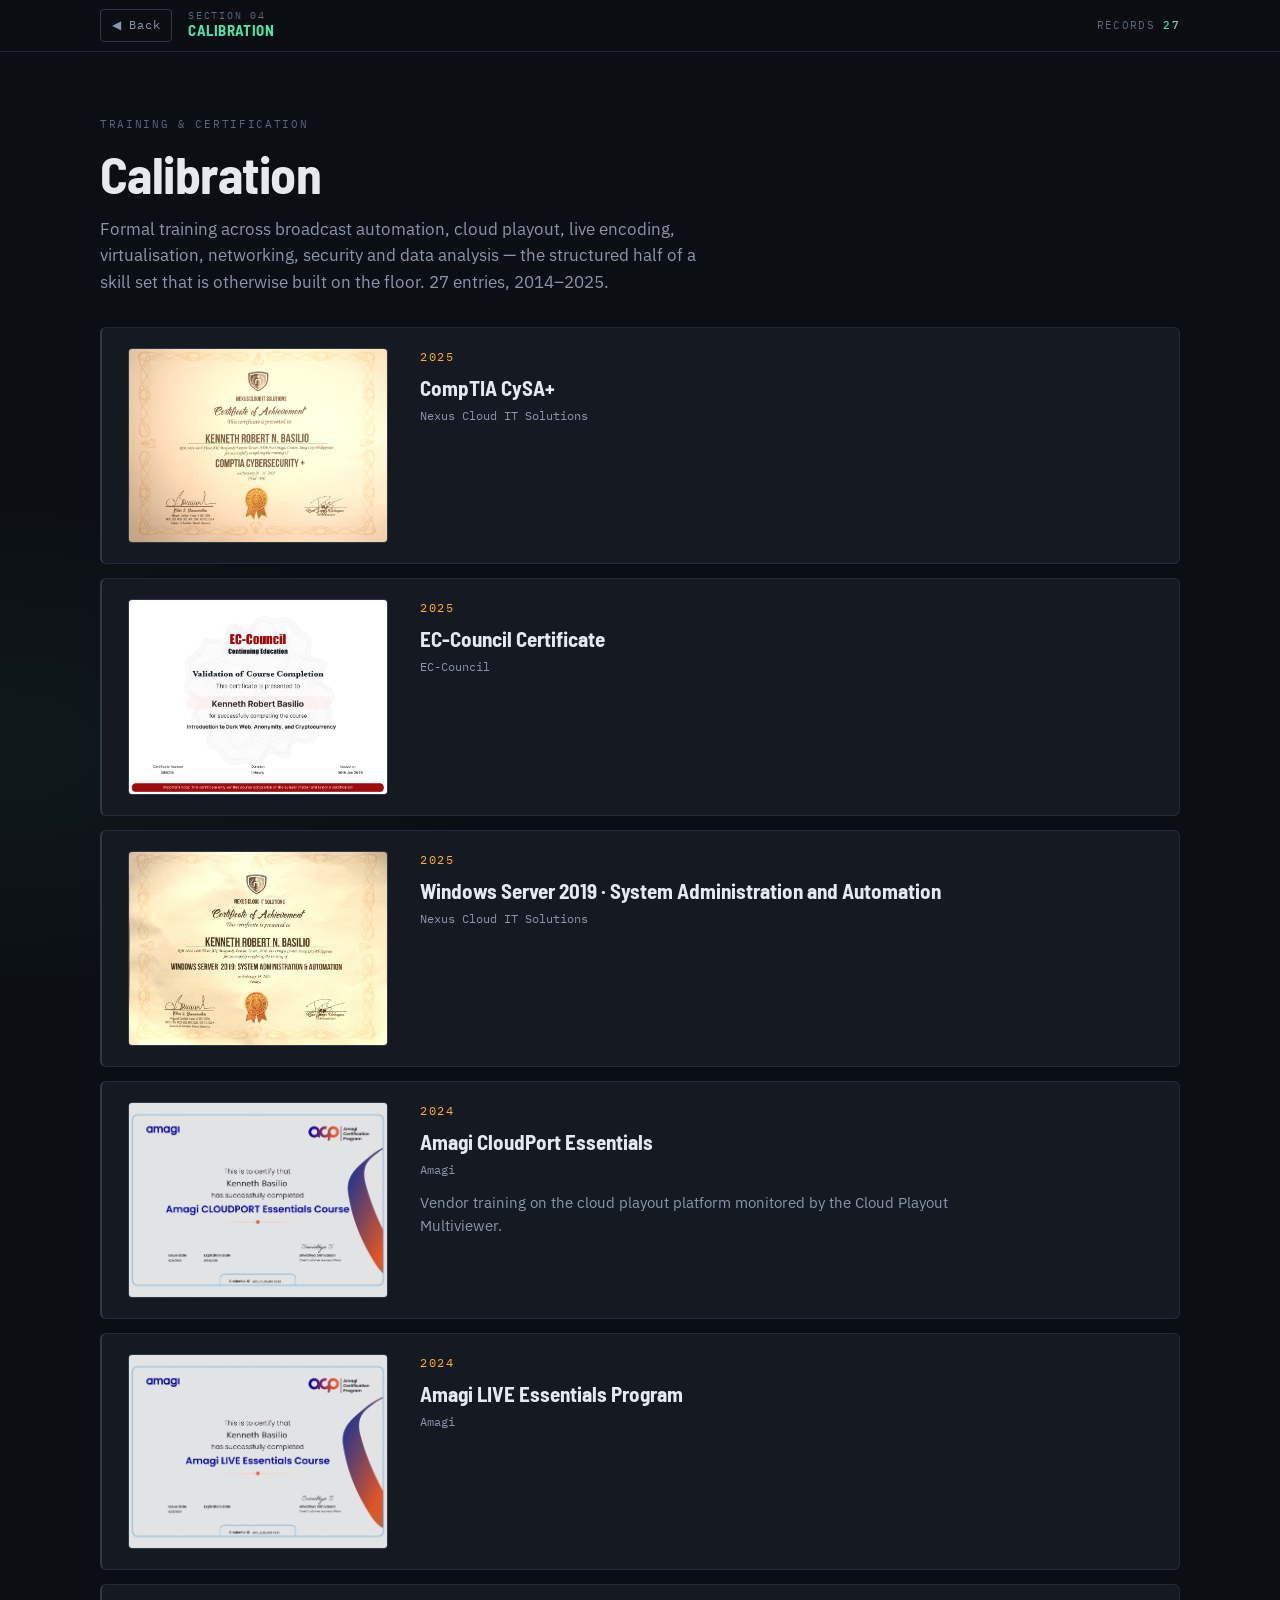
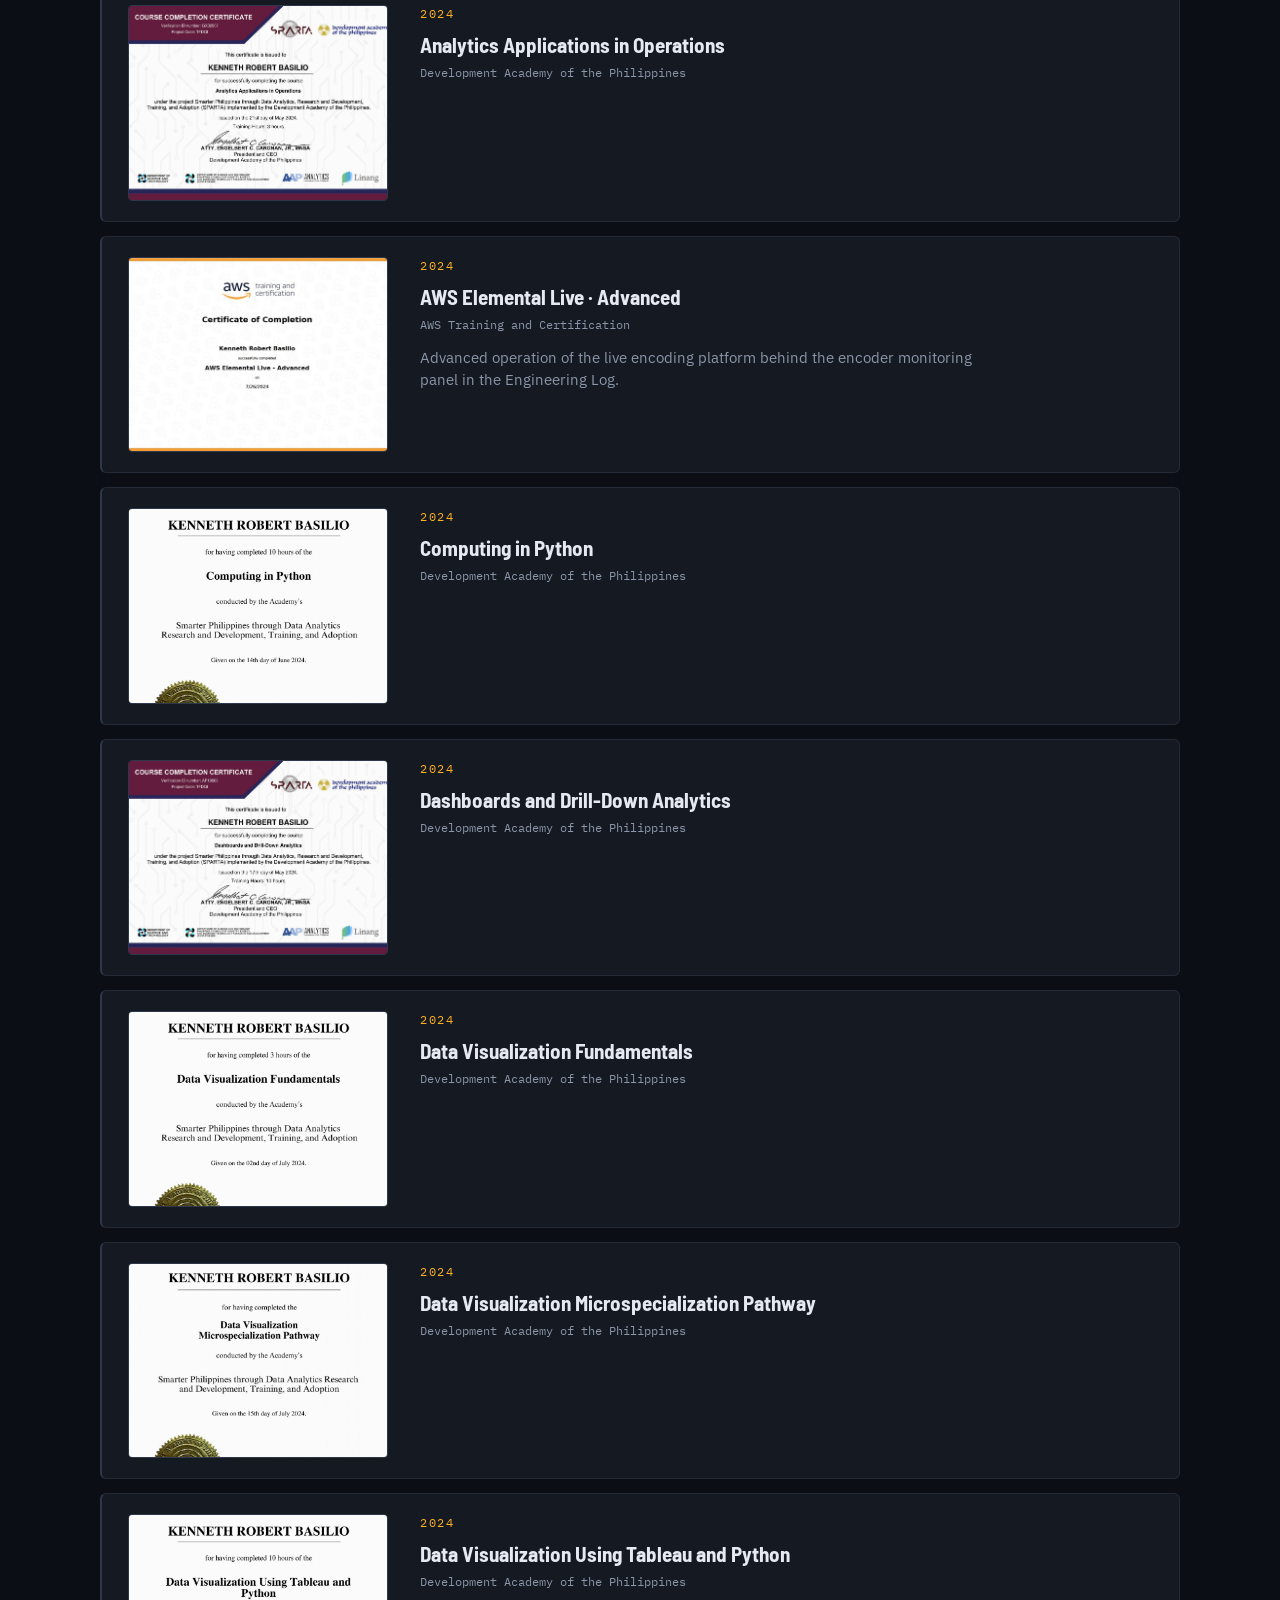
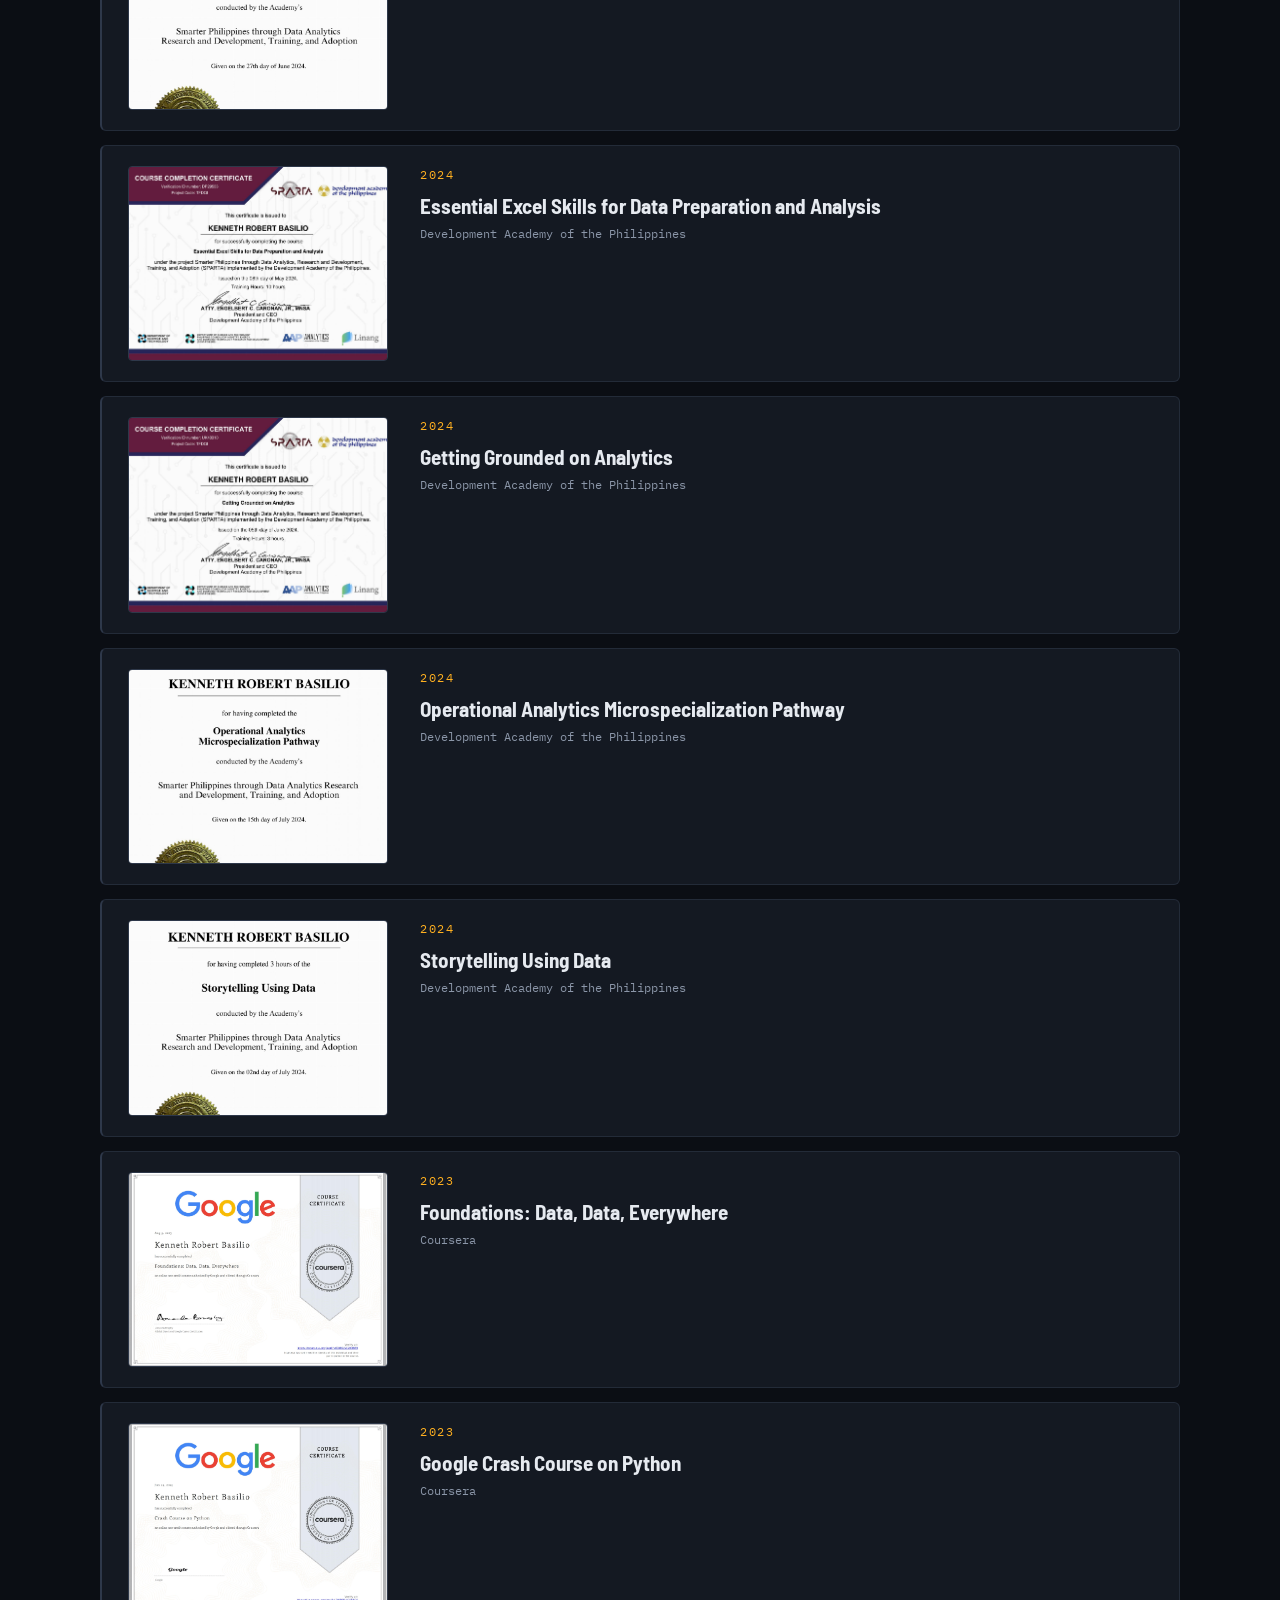
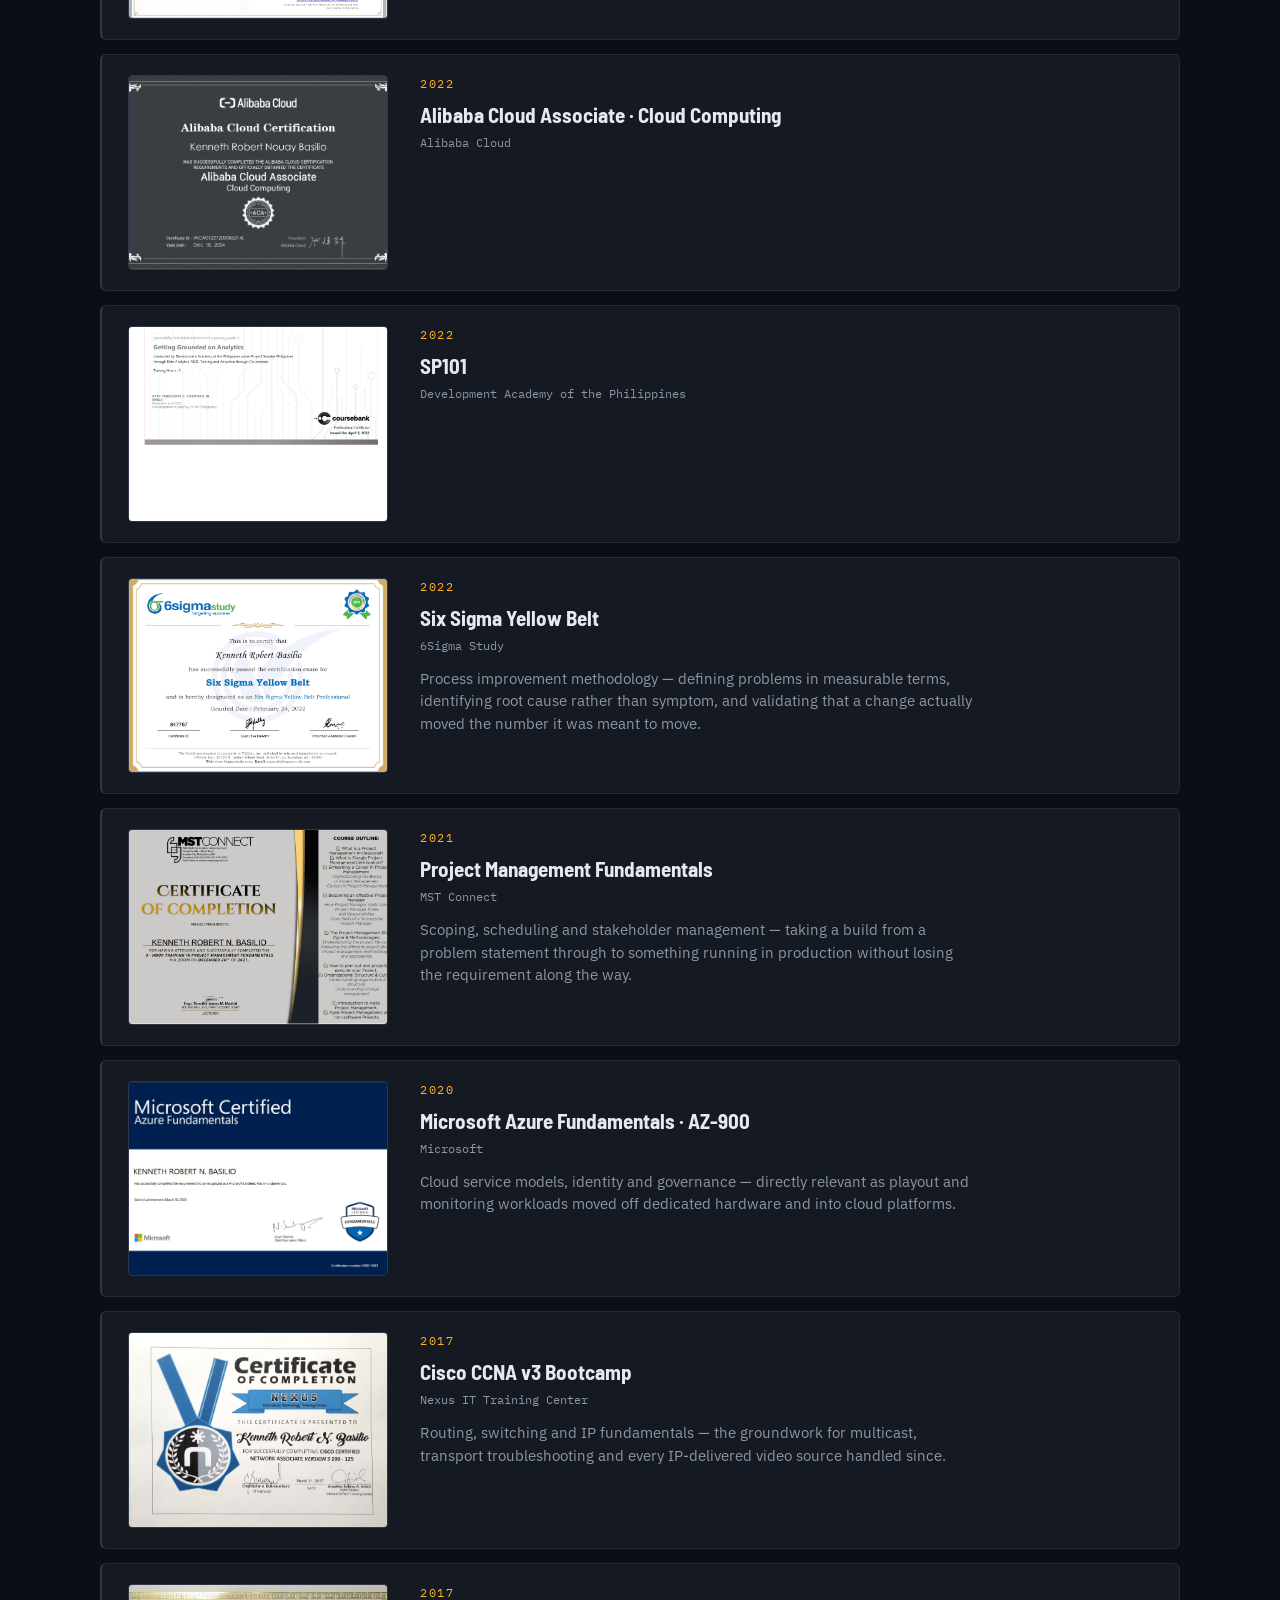
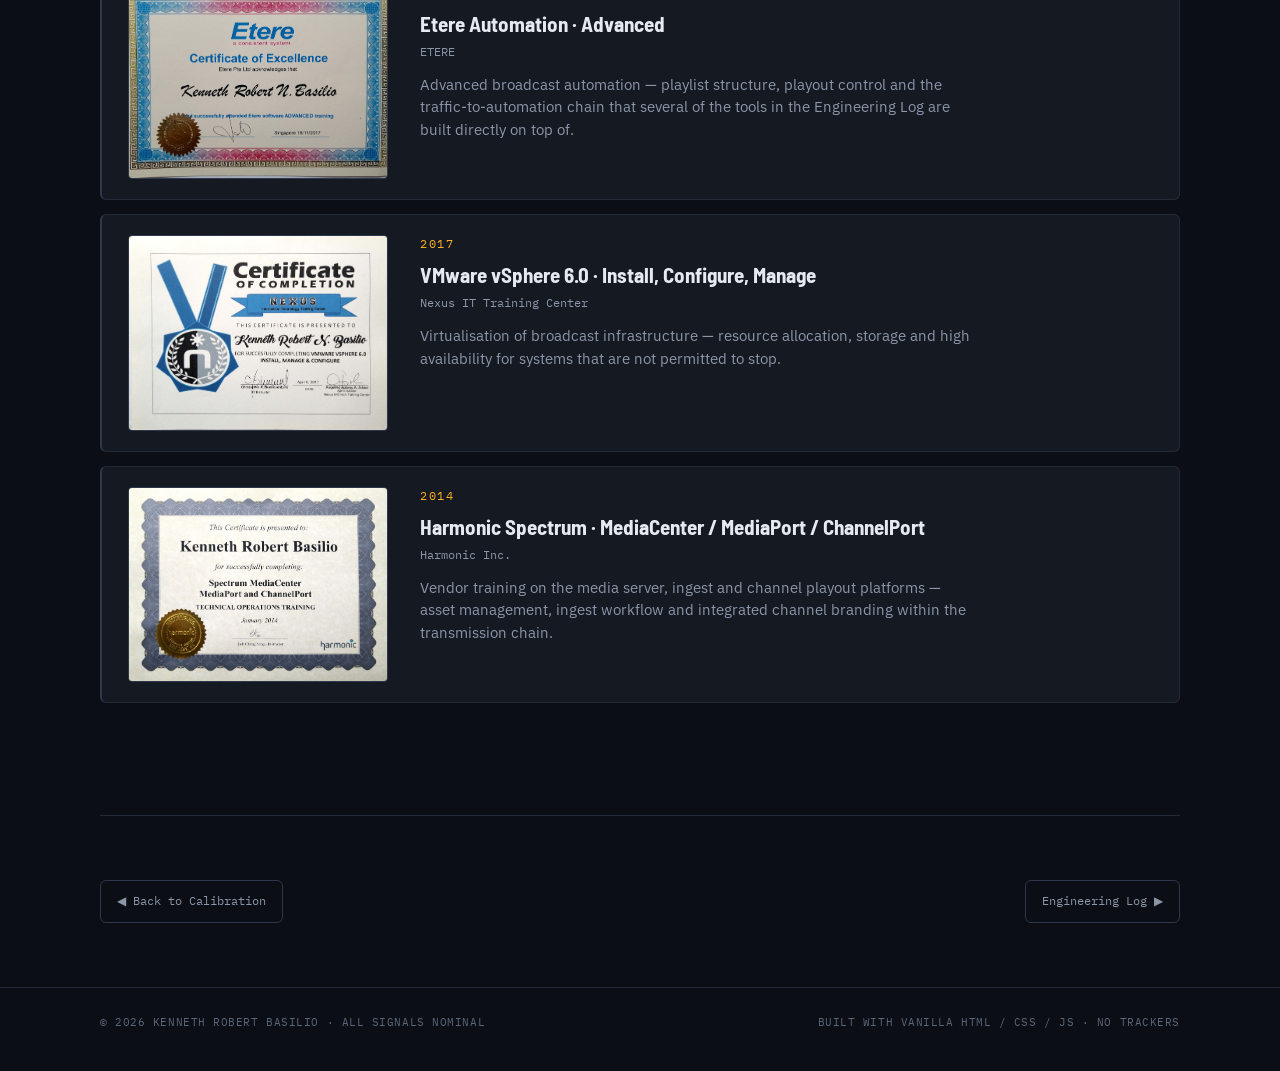
<file: certificates.html>
<!DOCTYPE html>
<html lang="en">
<head>
<meta charset="UTF-8" />
<meta name="viewport" content="width=device-width, initial-scale=1.0" />
<title>Calibration — Training &amp; Certification — Kenneth Robert Basilio</title>
<meta name="description" content="Training and certification record: Six Sigma, project management, Microsoft Azure, Etere automation, VMware, Cisco and Harmonic broadcast systems." />
<meta name="referrer" content="no-referrer" />

<meta property="og:title" content="Calibration — Training &amp; Certification" />
<meta property="og:description" content="Training and certification record for Kenneth Robert Basilio, broadcast engineer." />
<meta property="og:type" content="article" />

<link rel="preconnect" href="https://fonts.googleapis.com" />
<link rel="preconnect" href="https://fonts.gstatic.com" crossorigin />
<link href="https://fonts.googleapis.com/css2?family=Barlow+Semi+Condensed:wght@400;500;600;700&family=IBM+Plex+Mono:wght@400;500;600&family=IBM+Plex+Sans:wght@400;500;600;700&display=swap" rel="stylesheet" />
<link rel="stylesheet" href="assets/css/project.css" />
</head>
<body>

<header class="rail">
  <div class="rail-in">
    <a class="back" href="index.html#certs">&#9664; Back</a>
    <span class="rail-id">
      <span class="k">Section 04</span>
      <span class="v">CALIBRATION</span>
    </span>
    <span class="rail-stat">Records <b>27</b></span>
  </div>
</header>

<main>
  <div class="wrap">
    <div class="phead">
      <span class="kind">Training &amp; Certification</span>
      <h1>Calibration</h1>
      <p class="lede">Formal training across broadcast automation, cloud playout, live encoding, virtualisation, networking, security and data analysis &mdash; the structured half of a skill set that is otherwise built on the floor. 27 entries, 2014&ndash;2025.</p>
    </div>
  </div>

  <!-- ===== CERTIFICATE RECORDS =====
       PARAM: CERT_RECORDS — see PARAMETERS.md
       Each id below MUST match the href anchor on the matching
       Calibration card in index.html (line ~507 onward).
       Scans go in assets/certificates/<id>.jpg
       If a scan is missing, swap the <img> for the .empty block
       shown on the Harmonic entry at the bottom.
  ================================================================= -->
  <div class="wrap">
    <div class="cert-list">

      <article class="cert-item" id="comptia-cysa">
        <div class="cert-shot">
          <img class="zoom" src="assets/certificates/CompTIA%20CySA%20-%20NexusCloud%20Certificate.jpg"
               alt="CompTIA CySA+ certificate" loading="lazy" />
        </div>
        <div>
          <div class="c-yr">2025</div>
          <h2 class="c-name">CompTIA CySA+</h2>
          <div class="c-by">Nexus Cloud IT Solutions</div>
        </div>
      </article>

      <article class="cert-item" id="ec-council">
        <div class="cert-shot">
          <img class="zoom" src="assets/certificates/EC-Council%20Certificate.jpg"
               alt="EC-Council Certificate certificate" loading="lazy" />
        </div>
        <div>
          <div class="c-yr">2025</div>
          <h2 class="c-name">EC-Council Certificate</h2>
          <div class="c-by">EC-Council</div>
        </div>
      </article>

      <article class="cert-item" id="windows-server-2019">
        <div class="cert-shot">
          <img class="zoom" src="assets/certificates/Windows%20Server%202019%20System%20Administration%20and%20Automation.jpg"
               alt="Windows Server 2019 · System Administration and Automation certificate" loading="lazy" />
        </div>
        <div>
          <div class="c-yr">2025</div>
          <h2 class="c-name">Windows Server 2019 &middot; System Administration and Automation</h2>
          <div class="c-by">Nexus Cloud IT Solutions</div>
        </div>
      </article>

      <article class="cert-item" id="amagi-cloudport">
        <div class="cert-shot">
          <img class="zoom" src="assets/certificates/AMAGI%20CLOUDPORT%20ESSENTIALS%20COURSE.jpg"
               alt="Amagi CloudPort Essentials certificate" loading="lazy" />
        </div>
        <div>
          <div class="c-yr">2024</div>
          <h2 class="c-name">Amagi CloudPort Essentials</h2>
          <div class="c-by">Amagi</div>
          <p class="c-note">Vendor training on the cloud playout platform monitored by the Cloud Playout Multiviewer.</p>
        </div>
      </article>

      <article class="cert-item" id="amagi-live">
        <div class="cert-shot">
          <img class="zoom" src="assets/certificates/Amagi%20LIVE%20Essentials%20Program.jpg"
               alt="Amagi LIVE Essentials Program certificate" loading="lazy" />
        </div>
        <div>
          <div class="c-yr">2024</div>
          <h2 class="c-name">Amagi LIVE Essentials Program</h2>
          <div class="c-by">Amagi</div>
        </div>
      </article>

      <article class="cert-item" id="analytics-operations">
        <div class="cert-shot">
          <img class="zoom" src="assets/certificates/Analytics%20Applications%20in%20Operations.jpg"
               alt="Analytics Applications in Operations certificate" loading="lazy" />
        </div>
        <div>
          <div class="c-yr">2024</div>
          <h2 class="c-name">Analytics Applications in Operations</h2>
          <div class="c-by">Development Academy of the Philippines</div>
        </div>
      </article>

      <article class="cert-item" id="aws-elemental-live">
        <div class="cert-shot">
          <img class="zoom" src="assets/certificates/AWS%20Certificate%20of%20Completion%20-%20AWS%20Elemental%20Live%20-%20Advanced.jpg"
               alt="AWS Elemental Live · Advanced certificate" loading="lazy" />
        </div>
        <div>
          <div class="c-yr">2024</div>
          <h2 class="c-name">AWS Elemental Live &middot; Advanced</h2>
          <div class="c-by">AWS Training and Certification</div>
          <p class="c-note">Advanced operation of the live encoding platform behind the encoder monitoring panel in the Engineering Log.</p>
        </div>
      </article>

      <article class="cert-item" id="computing-python">
        <div class="cert-shot">
          <img class="zoom" src="assets/certificates/Computing%20in%20Python.jpg"
               alt="Computing in Python certificate" loading="lazy" />
        </div>
        <div>
          <div class="c-yr">2024</div>
          <h2 class="c-name">Computing in Python</h2>
          <div class="c-by">Development Academy of the Philippines</div>
        </div>
      </article>

      <article class="cert-item" id="dashboards-drilldown">
        <div class="cert-shot">
          <img class="zoom" src="assets/certificates/Dashboards%20and%20Drill-Down%20Analytics.jpg"
               alt="Dashboards and Drill-Down Analytics certificate" loading="lazy" />
        </div>
        <div>
          <div class="c-yr">2024</div>
          <h2 class="c-name">Dashboards and Drill-Down Analytics</h2>
          <div class="c-by">Development Academy of the Philippines</div>
        </div>
      </article>

      <article class="cert-item" id="dataviz-fundamentals">
        <div class="cert-shot">
          <img class="zoom" src="assets/certificates/Data%20Visualization%20Fundamentals.jpg"
               alt="Data Visualization Fundamentals certificate" loading="lazy" />
        </div>
        <div>
          <div class="c-yr">2024</div>
          <h2 class="c-name">Data Visualization Fundamentals</h2>
          <div class="c-by">Development Academy of the Philippines</div>
        </div>
      </article>

      <article class="cert-item" id="dataviz-pathway">
        <div class="cert-shot">
          <img class="zoom" src="assets/certificates/Data%20Visualization%20Microspecialization%20Pathway.jpg"
               alt="Data Visualization Microspecialization Pathway certificate" loading="lazy" />
        </div>
        <div>
          <div class="c-yr">2024</div>
          <h2 class="c-name">Data Visualization Microspecialization Pathway</h2>
          <div class="c-by">Development Academy of the Philippines</div>
        </div>
      </article>

      <article class="cert-item" id="dataviz-tableau-python">
        <div class="cert-shot">
          <img class="zoom" src="assets/certificates/Data%20Visualization%20Using%20Tableau%20and%20Python.jpg"
               alt="Data Visualization Using Tableau and Python certificate" loading="lazy" />
        </div>
        <div>
          <div class="c-yr">2024</div>
          <h2 class="c-name">Data Visualization Using Tableau and Python</h2>
          <div class="c-by">Development Academy of the Philippines</div>
        </div>
      </article>

      <article class="cert-item" id="excel-data-prep">
        <div class="cert-shot">
          <img class="zoom" src="assets/certificates/Essential%20Excel%20Skills%20for%20Data%20Preparation%20and%20Analysis.jpg"
               alt="Essential Excel Skills for Data Preparation and Analysis certificate" loading="lazy" />
        </div>
        <div>
          <div class="c-yr">2024</div>
          <h2 class="c-name">Essential Excel Skills for Data Preparation and Analysis</h2>
          <div class="c-by">Development Academy of the Philippines</div>
        </div>
      </article>

      <article class="cert-item" id="getting-grounded-analytics">
        <div class="cert-shot">
          <img class="zoom" src="assets/certificates/Getting%20Grounded%20on%20Analytics.jpg"
               alt="Getting Grounded on Analytics certificate" loading="lazy" />
        </div>
        <div>
          <div class="c-yr">2024</div>
          <h2 class="c-name">Getting Grounded on Analytics</h2>
          <div class="c-by">Development Academy of the Philippines</div>
        </div>
      </article>

      <article class="cert-item" id="operational-analytics-pathway">
        <div class="cert-shot">
          <img class="zoom" src="assets/certificates/Operational%20Analytics%20Microspecialization%20Pathway.jpg"
               alt="Operational Analytics Microspecialization Pathway certificate" loading="lazy" />
        </div>
        <div>
          <div class="c-yr">2024</div>
          <h2 class="c-name">Operational Analytics Microspecialization Pathway</h2>
          <div class="c-by">Development Academy of the Philippines</div>
        </div>
      </article>

      <article class="cert-item" id="storytelling-data">
        <div class="cert-shot">
          <img class="zoom" src="assets/certificates/Storytelling%20Using%20Data.jpg"
               alt="Storytelling Using Data certificate" loading="lazy" />
        </div>
        <div>
          <div class="c-yr">2024</div>
          <h2 class="c-name">Storytelling Using Data</h2>
          <div class="c-by">Development Academy of the Philippines</div>
        </div>
      </article>

      <article class="cert-item" id="coursera-data-foundations">
        <div class="cert-shot">
          <img class="zoom" src="assets/certificates/Coursera%20-%20Foundations%20Data%2C%20Data%2C%20Everywhere.jpg"
               alt="Foundations: Data, Data, Everywhere certificate" loading="lazy" />
        </div>
        <div>
          <div class="c-yr">2023</div>
          <h2 class="c-name">Foundations: Data, Data, Everywhere</h2>
          <div class="c-by">Coursera</div>
        </div>
      </article>

      <article class="cert-item" id="coursera-python">
        <div class="cert-shot">
          <img class="zoom" src="assets/certificates/Coursera%20-%20Google%20Crash%20Course%20on%20Python.jpg"
               alt="Google Crash Course on Python certificate" loading="lazy" />
        </div>
        <div>
          <div class="c-yr">2023</div>
          <h2 class="c-name">Google Crash Course on Python</h2>
          <div class="c-by">Coursera</div>
        </div>
      </article>

      <article class="cert-item" id="alibaba-cloud">
        <div class="cert-shot">
          <img class="zoom" src="assets/certificates/Alibaba%20Cloud%20Associate%20-%20Cloud%20Computing.jpg"
               alt="Alibaba Cloud Associate · Cloud Computing certificate" loading="lazy" />
        </div>
        <div>
          <div class="c-yr">2022</div>
          <h2 class="c-name">Alibaba Cloud Associate &middot; Cloud Computing</h2>
          <div class="c-by">Alibaba Cloud</div>
        </div>
      </article>

      <article class="cert-item" id="dap-sp101">
        <div class="cert-shot">
          <img class="zoom" src="assets/certificates/Development%20Academy%20of%20the%20Philippines%20SP101%20Certificate%20_%20Coursebank.jpg"
               alt="SP101 certificate" loading="lazy" />
        </div>
        <div>
          <div class="c-yr">2022</div>
          <h2 class="c-name">SP101</h2>
          <div class="c-by">Development Academy of the Philippines</div>
        </div>
      </article>

      <article class="cert-item" id="six-sigma">
        <div class="cert-shot">
          <img class="zoom" src="assets/certificates/six-sigma.jpg"
               alt="Six Sigma Yellow Belt certificate" loading="lazy" />
        </div>
        <div>
          <div class="c-yr">2022</div>
          <h2 class="c-name">Six Sigma Yellow Belt</h2>
          <div class="c-by">6Sigma Study</div>
          <p class="c-note">Process improvement methodology &mdash; defining problems in measurable terms, identifying root cause rather than symptom, and validating that a change actually moved the number it was meant to move.</p>
        </div>
      </article>

      <article class="cert-item" id="pm-fundamentals">
        <div class="cert-shot">
          <img class="zoom" src="assets/certificates/pm-fundamentals.jpg"
               alt="Project Management Fundamentals certificate" loading="lazy" />
        </div>
        <div>
          <div class="c-yr">2021</div>
          <h2 class="c-name">Project Management Fundamentals</h2>
          <div class="c-by">MST Connect</div>
          <p class="c-note">Scoping, scheduling and stakeholder management &mdash; taking a build from a problem statement through to something running in production without losing the requirement along the way.</p>
        </div>
      </article>

      <article class="cert-item" id="az-900">
        <div class="cert-shot">
          <img class="zoom" src="assets/certificates/az-900.jpg"
               alt="Microsoft Azure Fundamentals · AZ-900 certificate" loading="lazy" />
        </div>
        <div>
          <div class="c-yr">2020</div>
          <h2 class="c-name">Microsoft Azure Fundamentals &middot; AZ-900</h2>
          <div class="c-by">Microsoft</div>
          <p class="c-note">Cloud service models, identity and governance &mdash; directly relevant as playout and monitoring workloads moved off dedicated hardware and into cloud platforms.</p>
        </div>
      </article>

      <article class="cert-item" id="ccna">
        <div class="cert-shot">
          <img class="zoom" src="assets/certificates/ccna.jpg"
               alt="Cisco CCNA v3 Bootcamp certificate" loading="lazy" />
        </div>
        <div>
          <div class="c-yr">2017</div>
          <h2 class="c-name">Cisco CCNA v3 Bootcamp</h2>
          <div class="c-by">Nexus IT Training Center</div>
          <p class="c-note">Routing, switching and IP fundamentals &mdash; the groundwork for multicast, transport troubleshooting and every IP-delivered video source handled since.</p>
        </div>
      </article>

      <article class="cert-item" id="etere">
        <div class="cert-shot">
          <img class="zoom" src="assets/certificates/etere.jpg"
               alt="Etere Automation · Advanced certificate" loading="lazy" />
        </div>
        <div>
          <div class="c-yr">2017</div>
          <h2 class="c-name">Etere Automation &middot; Advanced</h2>
          <div class="c-by">ETERE</div>
          <p class="c-note">Advanced broadcast automation &mdash; playlist structure, playout control and the traffic-to-automation chain that several of the tools in the Engineering Log are built directly on top of.</p>
        </div>
      </article>

      <article class="cert-item" id="vmware">
        <div class="cert-shot">
          <img class="zoom" src="assets/certificates/vmware.jpg"
               alt="VMware vSphere 6.0 · Install, Configure, Manage certificate" loading="lazy" />
        </div>
        <div>
          <div class="c-yr">2017</div>
          <h2 class="c-name">VMware vSphere 6.0 &middot; Install, Configure, Manage</h2>
          <div class="c-by">Nexus IT Training Center</div>
          <p class="c-note">Virtualisation of broadcast infrastructure &mdash; resource allocation, storage and high availability for systems that are not permitted to stop.</p>
        </div>
      </article>

      <article class="cert-item" id="harmonic">
        <div class="cert-shot">
          <img class="zoom" src="assets/certificates/harmonic.jpg"
               alt="Harmonic Spectrum Training" loading="lazy" />
        </div>
        <div>
          <div class="c-yr">2014</div>
          <h2 class="c-name">Harmonic Spectrum &middot; MediaCenter / MediaPort / ChannelPort</h2>
          <div class="c-by">Harmonic Inc.</div>
          <p class="c-note">Vendor training on the media server, ingest and channel playout platforms &mdash; asset management, ingest workflow and integrated channel branding within the transmission chain.</p>
        </div>
      </article>
    </div>

    <nav class="pager" aria-label="Page navigation">
      <a class="pg" href="index.html#certs">&#9664; Back to Calibration</a>
      <a class="pg" href="index.html#log">Engineering Log &#9654;</a>
    </nav>
  </div>
</main>

<footer>
  <div class="wrap foot-in">
    <span>&copy; <span id="yr"></span> KENNETH ROBERT BASILIO &middot; ALL SIGNALS NOMINAL</span>
    <span class="rt">BUILT WITH VANILLA HTML / CSS / JS &middot; NO TRACKERS</span>
  </div>
</footer>

<div class="lb" hidden>
  <button class="lb-close" type="button">CLOSE &times;</button>
  <img alt="" />
</div>

<script src="assets/js/project.js"></script>
</body>
</html>
</file>
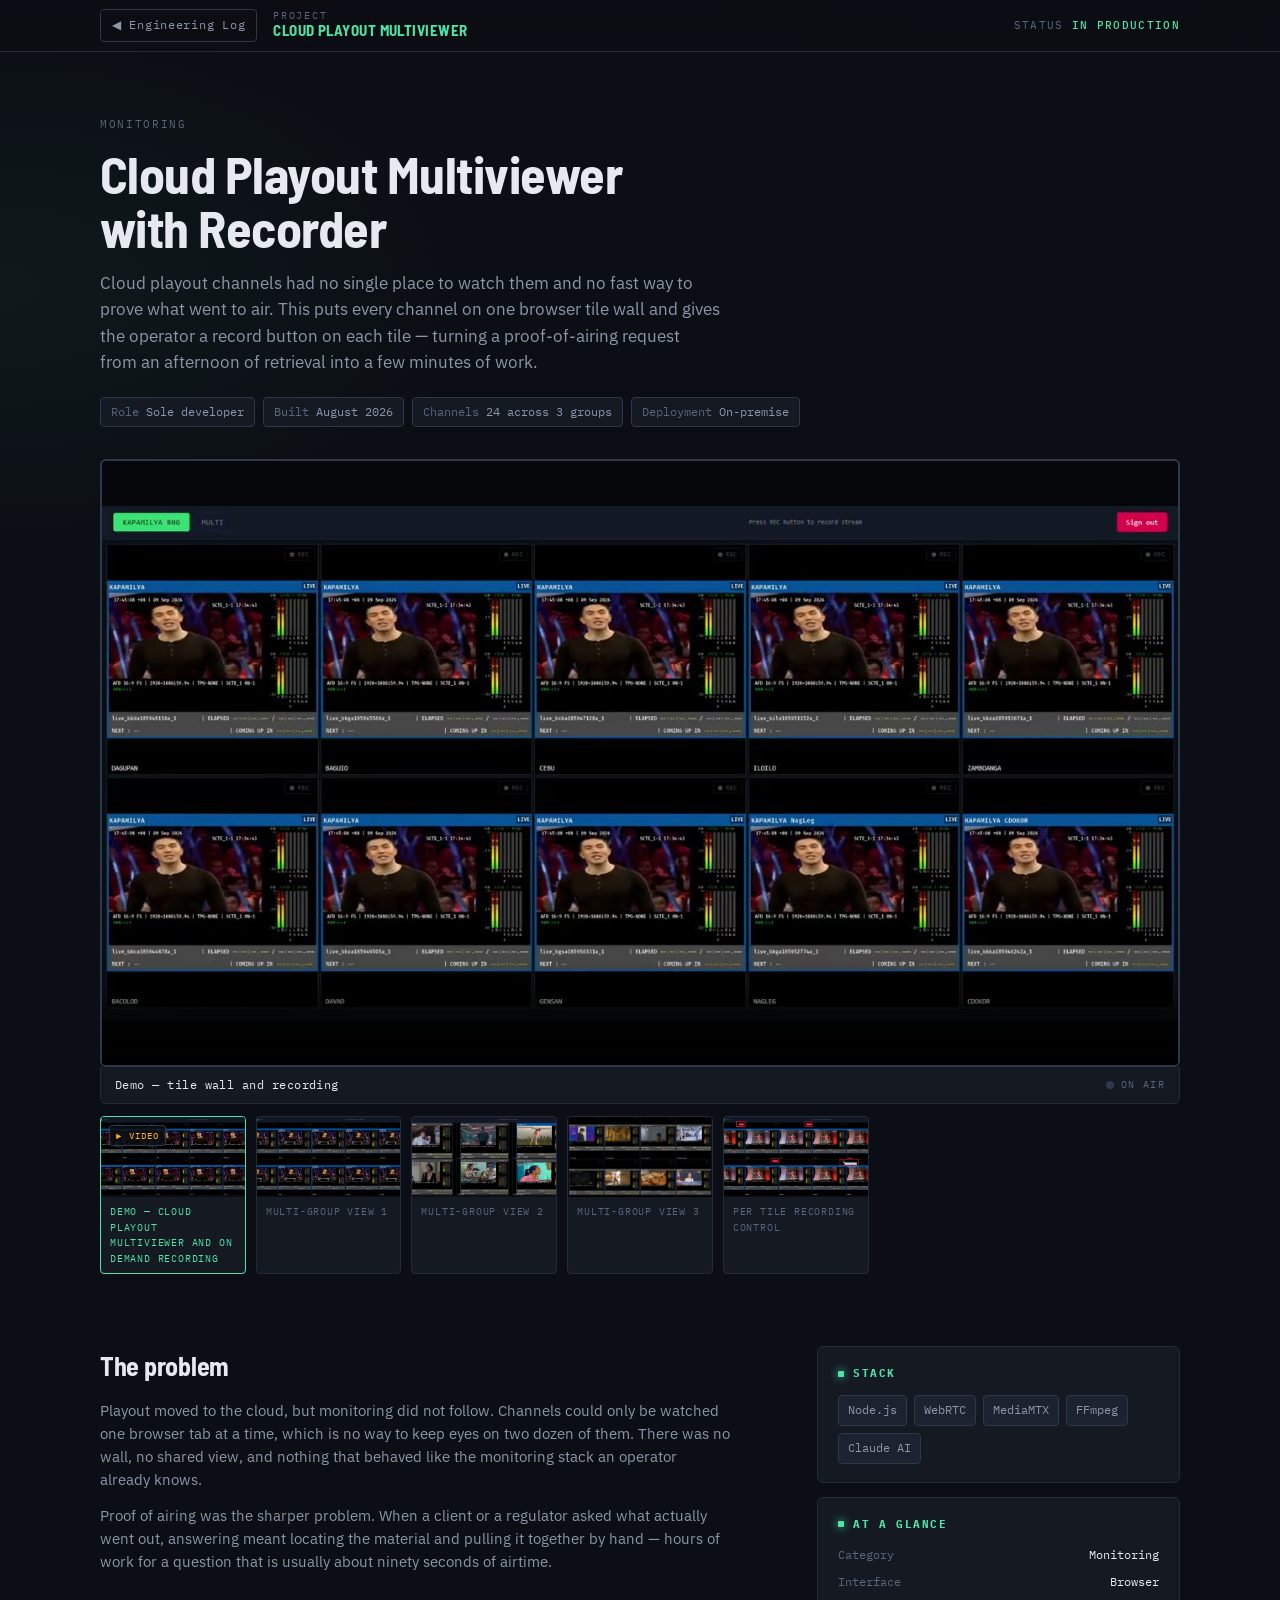
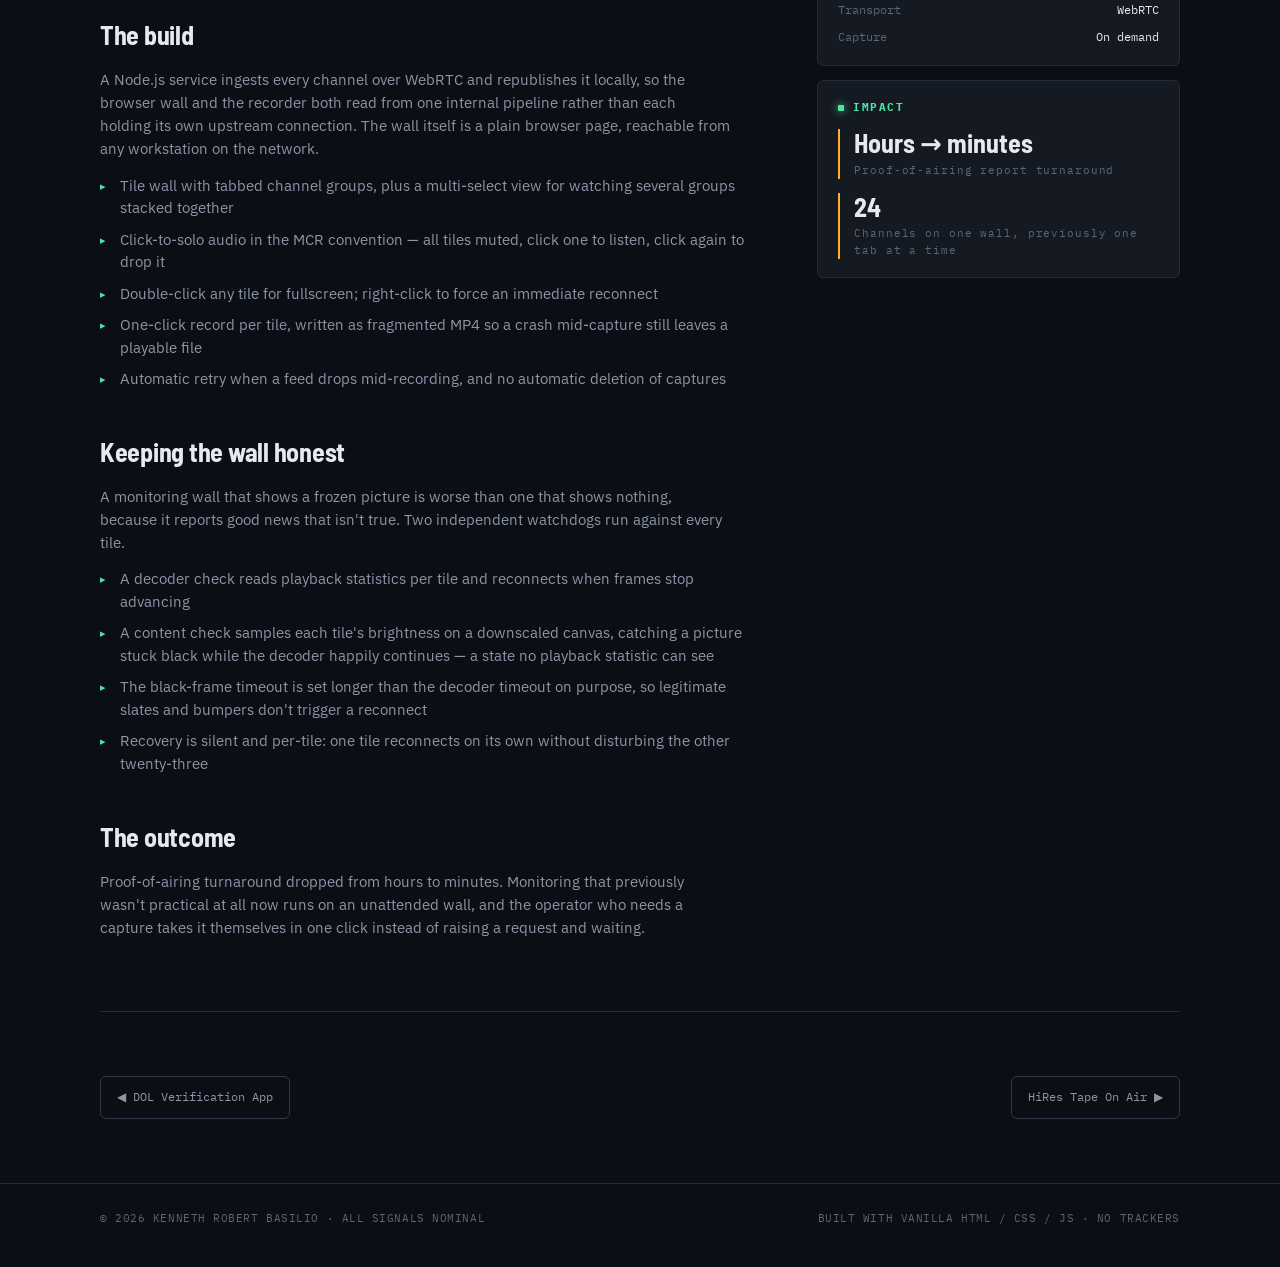
<file: projects/cloud-multiviewer.html>
<!DOCTYPE html>
<html lang="en">
<head>
<meta charset="UTF-8" />
<meta name="viewport" content="width=device-width, initial-scale=1.0" />
<title>Cloud Playout Multiviewer with Recorder — Kenneth Robert Basilio</title>
<meta name="description" content="A browser-based tile wall for cloud playout channels with one-click recording, cutting proof-of-airing report turnaround from hours to minutes." />
<meta name="referrer" content="no-referrer" />

<meta property="og:title" content="Cloud Playout Multiviewer with Recorder" />
<meta property="og:description" content="Browser-based monitoring wall for cloud playout channels, with one-click recording for proof-of-airing requests." />
<meta property="og:type" content="article" />

<link rel="preconnect" href="https://fonts.googleapis.com" />
<link rel="preconnect" href="https://fonts.gstatic.com" crossorigin />
<link href="https://fonts.googleapis.com/css2?family=Barlow+Semi+Condensed:wght@400;500;600;700&family=IBM+Plex+Mono:wght@400;500;600&family=IBM+Plex+Sans:wght@400;500;600;700&display=swap" rel="stylesheet" />
<link rel="stylesheet" href="../assets/css/project.css" />
</head>
<body>

<header class="rail">
  <div class="rail-in">
    <a class="back" href="../index.html#log">&#9664; Engineering Log</a>
    <span class="rail-id">
      <span class="k">Project</span>
      <span class="v">CLOUD PLAYOUT MULTIVIEWER</span>
    </span>
    <!-- PARAM: PROJECT_STATUS — see PARAMETERS.md -->
    <span class="rail-stat">Status <b>In production</b></span>
  </div>
</header>

<main>
  <!-- ===== PAGE HEAD ===== -->
  <div class="wrap">
    <div class="phead">
      <span class="kind">Monitoring</span>
      <h1>Cloud Playout Multiviewer<br />with Recorder</h1>
      <p class="lede">Cloud playout channels had no single place to watch them and no fast way to prove what went to air. This puts every channel on one browser tile wall and gives the operator a record button on each tile &mdash; turning a proof-of-airing request from an afternoon of retrieval into a few minutes of work.</p>
      <!-- PARAM: PROJECT_SPEC — see PARAMETERS.md — EDIT: confirm figures -->
      <div class="spec">
        <span><b>Role</b>Sole developer</span>
        <span><b>Built</b>August 2026</span>
        <span><b>Channels</b>24 across 3 groups</span>
        <span><b>Deployment</b>On-premise</span>
      </div>
    </div>
  </div>

  <!-- ===== PREVIEW MONITOR ===== -->
  <div class="wrap">
    <div class="monitor">
      <div class="screen">
        <!-- PARAM: PROJECT_MEDIA — see PARAMETERS.md -->
        <video
          controls
          playsinline
          preload="none"
          poster="media/cloud-multiviewer/demo-poster.jpg">
          <source src="media/cloud-multiviewer/demo.mp4" type="video/mp4" />
          Your browser cannot play this video. <a href="media/cloud-multiviewer/demo.mp4">Download the demo</a> instead.
        </video>
        <img hidden alt="" />
      </div>
      <div class="bar">
        <span class="src">Demo &mdash; tile wall and recording</span>
        <span class="tally"><i></i>On air</span>
      </div>

      <div class="strip">
        <a class="thumb" href="media/cloud-multiviewer/demo.mp4"
           data-type="video" data-label="Demo — Cloud Playout Multiviewer and On Demand Recording" aria-current="true">
          <span class="play">&#9658; VIDEO</span>
          <img src="media/cloud-multiviewer/demo-poster.jpg" alt="" loading="lazy" />
          <span class="cap">Demo — Cloud Playout Multiviewer and On Demand Recording</span>
        </a>
        <a class="thumb" href="media/cloud-multiviewer/shot-01.png"
           data-type="image" data-label="Multi-Group View 1">
          <img src="media/cloud-multiviewer/shot-01.png" alt="" loading="lazy" />
          <span class="cap">Multi-Group View 1</span>
        </a>
        <a class="thumb" href="media/cloud-multiviewer/shot-02.png"
           data-type="image" data-label="Multi-Group View 2">
          <img src="media/cloud-multiviewer/shot-02.png" alt="" loading="lazy" />
          <span class="cap">Multi-Group View 2</span>
        </a>
        <a class="thumb" href="media/cloud-multiviewer/shot-03.png"
           data-type="image" data-label="Multi-Group View 3">
          <img src="media/cloud-multiviewer/shot-03.png" alt="" loading="lazy" />
          <span class="cap">Multi-Group View 3</span>
        </a>
        <a class="thumb" href="media/cloud-multiviewer/shot-04.png"
           data-type="image" data-label="Per Tile Recording Control">
          <img src="media/cloud-multiviewer/shot-04.png" alt="" loading="lazy" />
          <span class="cap">Per Tile Recording Control</span>
        </a>
      </div>
    </div>
  </div>

  <!-- ===== BODY ===== -->
  <div class="wrap">
    <div class="body-grid">
      <div class="prose">

        <section>
          <h2>The problem</h2>
          <p>Playout moved to the cloud, but monitoring did not follow. Channels could only be watched one browser tab at a time, which is no way to keep eyes on two dozen of them. There was no wall, no shared view, and nothing that behaved like the monitoring stack an operator already knows.</p>
          <p>Proof of airing was the sharper problem. When a client or a regulator asked what actually went out, answering meant locating the material and pulling it together by hand &mdash; hours of work for a question that is usually about ninety seconds of airtime.</p>
        </section>

        <section>
          <h2>The build</h2>
          <p>A Node.js service ingests every channel over WebRTC and republishes it locally, so the browser wall and the recorder both read from one internal pipeline rather than each holding its own upstream connection. The wall itself is a plain browser page, reachable from any workstation on the network.</p>
          <ul>
            <li>Tile wall with tabbed channel groups, plus a multi-select view for watching several groups stacked together</li>
            <li>Click-to-solo audio in the MCR convention &mdash; all tiles muted, click one to listen, click again to drop it</li>
            <li>Double-click any tile for fullscreen; right-click to force an immediate reconnect</li>
            <li>One-click record per tile, written as fragmented MP4 so a crash mid-capture still leaves a playable file</li>
            <li>Automatic retry when a feed drops mid-recording, and no automatic deletion of captures</li>
          </ul>
        </section>

        <section>
          <h2>Keeping the wall honest</h2>
          <p>A monitoring wall that shows a frozen picture is worse than one that shows nothing, because it reports good news that isn't true. Two independent watchdogs run against every tile.</p>
          <ul>
            <li>A decoder check reads playback statistics per tile and reconnects when frames stop advancing</li>
            <li>A content check samples each tile's brightness on a downscaled canvas, catching a picture stuck black while the decoder happily continues &mdash; a state no playback statistic can see</li>
            <li>The black-frame timeout is set longer than the decoder timeout on purpose, so legitimate slates and bumpers don't trigger a reconnect</li>
            <li>Recovery is silent and per-tile: one tile reconnects on its own without disturbing the other twenty-three</li>
          </ul>
        </section>

        <section>
          <h2>The outcome</h2>
          <!-- EDIT: replace with your real figures before publishing. -->
          <p>Proof-of-airing turnaround dropped from hours to minutes. Monitoring that previously wasn't practical at all now runs on an unattended wall, and the operator who needs a capture takes it themselves in one click instead of raising a request and waiting.</p>
        </section>

      </div>

      <aside class="side">
        <div class="panel">
          <h3>Stack</h3>
          <div class="chips">
            <span class="chip">Node.js</span>
            <span class="chip">WebRTC</span>
            <span class="chip">MediaMTX</span>
            <span class="chip">FFmpeg</span>
            <span class="chip">Claude AI</span>
          </div>
        </div>

        <div class="panel">
          <h3>At a glance</h3>
          <div class="kv">
            <div><span class="k">Category</span><span class="v">Monitoring</span></div>
            <div><span class="k">Interface</span><span class="v">Browser</span></div>
            <div><span class="k">Transport</span><span class="v">WebRTC</span></div>
            <div><span class="k">Capture</span><span class="v">On demand</span></div>
          </div>
        </div>

        <div class="panel">
          <h3>Impact</h3>
          <!-- EDIT: replace both metrics with your real numbers. -->
          <div class="metric">
            <div class="n">Hours &rarr; minutes</div>
            <div class="l">Proof-of-airing report turnaround</div>
          </div>
          <div class="metric">
            <div class="n">24</div>
            <div class="l">Channels on one wall, previously one tab at a time</div>
          </div>
        </div>
      </aside>
    </div>

    <!-- PARAM: PROJECT_PAGER — see PARAMETERS.md -->
    <nav class="pager" aria-label="Project navigation">
      <a class="pg" href="dol-verifier.html">&#9664; DOL Verification App</a>
      <a class="pg" href="hires-tape-on-air.html">HiRes Tape On Air &#9654;</a>
    </nav>
  </div>
</main>

<footer>
  <div class="wrap foot-in">
    <span>&copy; <span id="yr"></span> KENNETH ROBERT BASILIO &middot; ALL SIGNALS NOMINAL</span>
    <span class="rt">BUILT WITH VANILLA HTML / CSS / JS &middot; NO TRACKERS</span>
  </div>
</footer>

<div class="lb" hidden>
  <button class="lb-close" type="button">CLOSE &times;</button>
  <img alt="" />
</div>

<script src="../assets/js/project.js"></script>
</body>
</html>
</file>
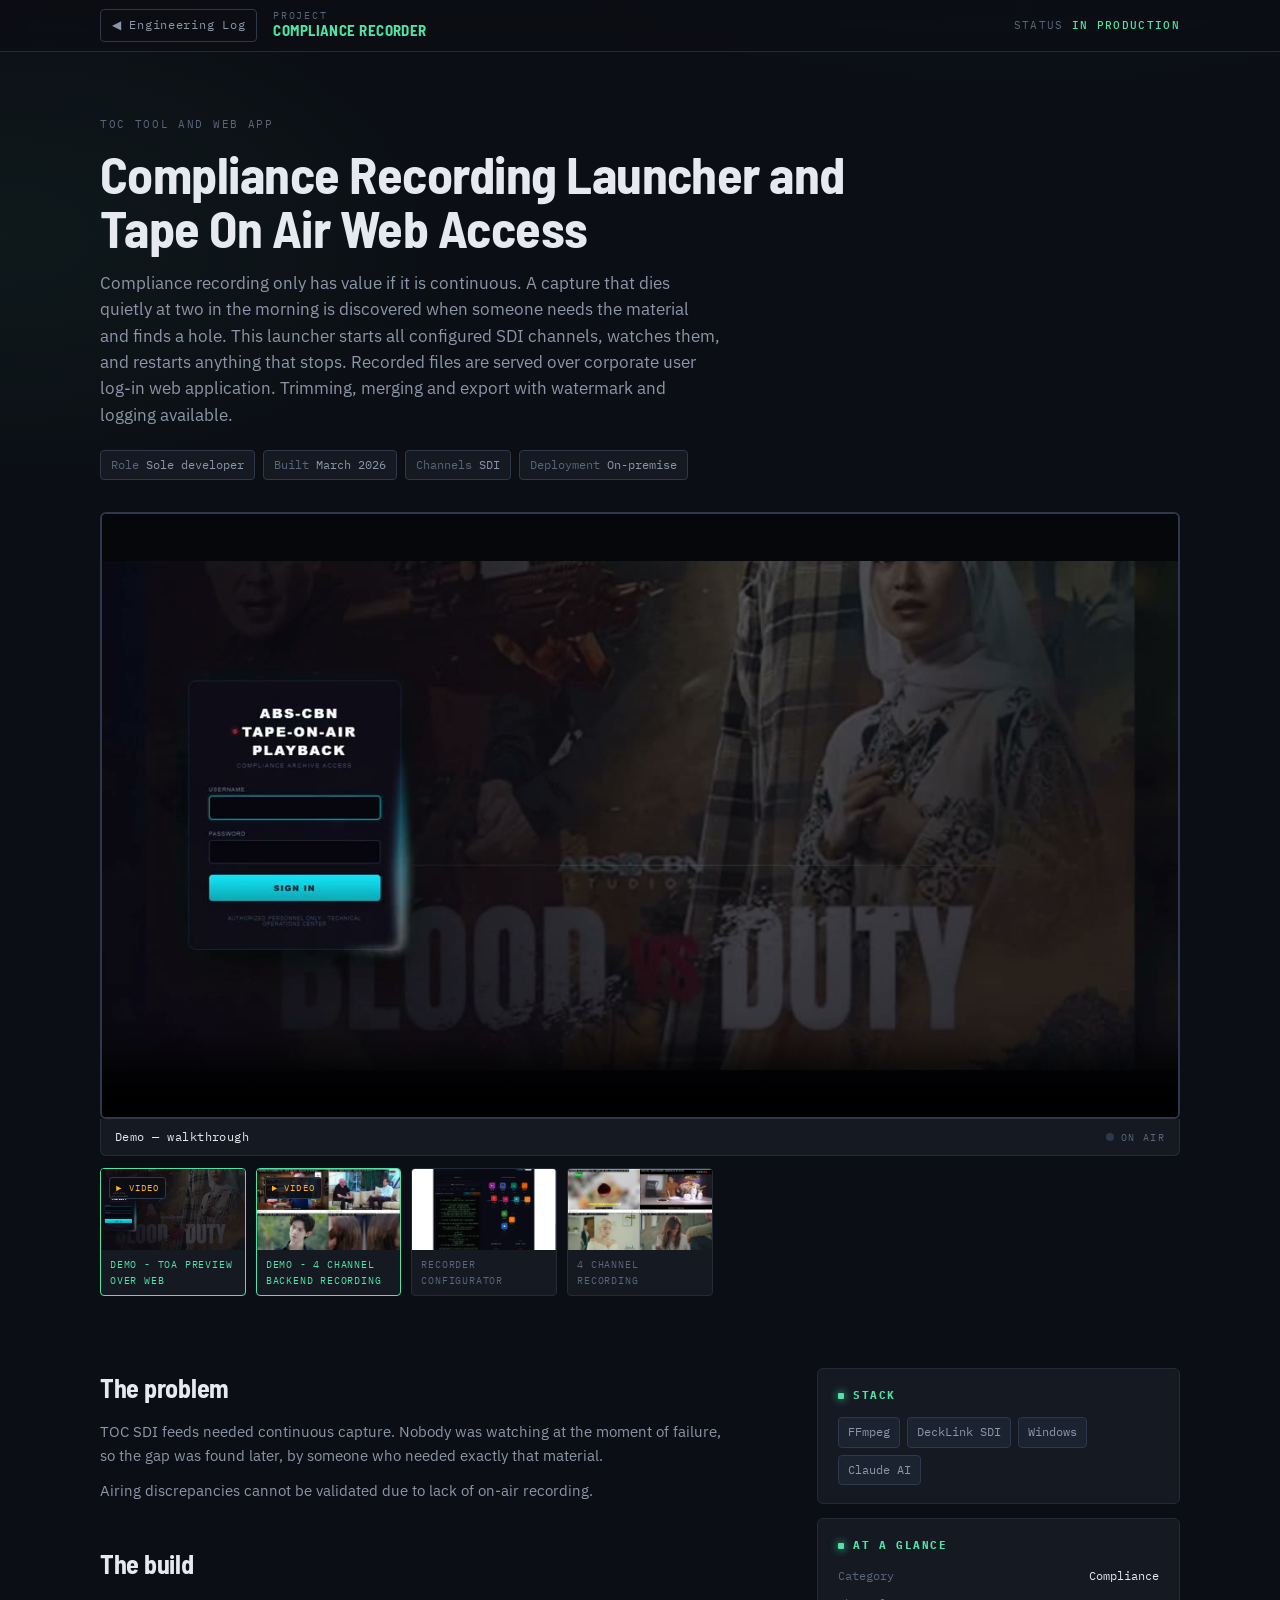
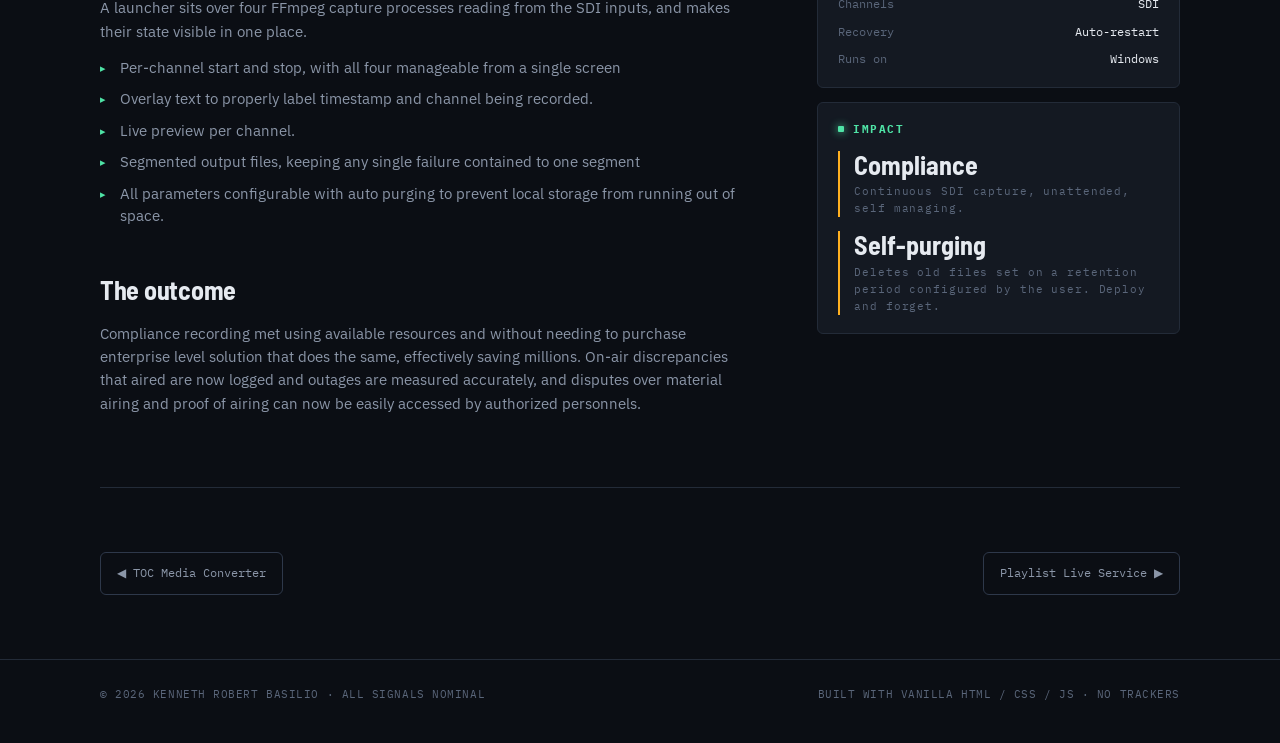
<file: projects/compliance-recorder.html>
<!DOCTYPE html>
<html lang="en">
<head>
<meta charset="UTF-8" />
<meta name="viewport" content="width=device-width, initial-scale=1.0" />
<title>Compliance Recording Launcher &amp; Tape On Air Service &mdash; Kenneth Robert Basilio</title>
<meta name="description" content="Unattended SDI compliance capture across four channels, with per-channel auto-restart and visible status so a failed recorder never becomes a silent gap in the record." />
<meta name="referrer" content="no-referrer" />

<meta property="og:title" content="Compliance Recording Launcher & Tape On Air Service" />
<meta property="og:description" content="Unattended SDI compliance capture across four channels, with per-channel auto-restart and visible status so a failed recorder never becomes a silent gap in the record." />
<meta property="og:type" content="article" />

<link rel="preconnect" href="https://fonts.googleapis.com" />
<link rel="preconnect" href="https://fonts.gstatic.com" crossorigin />
<link href="https://fonts.googleapis.com/css2?family=Barlow+Semi+Condensed:wght@400;500;600;700&family=IBM+Plex+Mono:wght@400;500;600&family=IBM+Plex+Sans:wght@400;500;600;700&display=swap" rel="stylesheet" />
<link rel="stylesheet" href="../assets/css/project.css" />
</head>
<body>

<header class="rail">
  <div class="rail-in">
    <a class="back" href="../index.html#log">&#9664; Engineering Log</a>
    <span class="rail-id">
      <span class="k">Project</span>
      <span class="v">COMPLIANCE RECORDER</span>
    </span>
    <!-- PARAM: PROJECT_STATUS — see PARAMETERS.md -->
    <span class="rail-stat">Status <b>In production</b></span>
  </div>
</header>

<main>
  <div class="wrap">
    <div class="phead">
      <span class="kind">TOC Tool and Web App</span>
      <h1>Compliance Recording Launcher and<br />Tape On Air Web Access</h1>
      <p class="lede">Compliance recording only has value if it is continuous. A capture that dies quietly at two in the morning is discovered when someone needs the material and finds a hole. This launcher starts all configured SDI channels, watches them, and restarts anything that stops. Recorded files are served over corporate user log-in web application. Trimming, merging and export with watermark and logging available.</p>
      <!-- PARAM: PROJECT_SPEC — see PARAMETERS.md — EDIT: confirm figures -->
      <div class="spec">
        <span><b>Role</b>Sole developer</span>
        <span><b>Built</b>March 2026</span>
        <span><b>Channels</b>SDI</span>
        <span><b>Deployment</b>On-premise</span>
      </div>
    </div>
  </div>

  <div class="wrap">
    <div class="monitor">
      <div class="screen">
        <!-- PARAM: PROJECT_MEDIA — see PARAMETERS.md -->
        <video controls playsinline preload="none" poster="media/compliance-recorder/demo-poster.jpg">
          <source src="media/compliance-recorder/demo.mp4" type="video/mp4" />
          Your browser cannot play this video. <a href="media/compliance-recorder/demo.mp4">Download the demo</a> instead.
        </video>
        <img hidden alt="" />
      </div>
      <div class="bar">
        <span class="src">Demo &mdash; walkthrough</span>
        <span class="tally"><i></i>On air</span>
      </div>

      <div class="strip">
        <a class="thumb" href="media/compliance-recorder/demo.mp4"
           data-type="video" data-poster="media/compliance-recorder/demo-poster.jpg" data-label="Demo - TOA Preview Over Web" aria-current="true">
          <span class="play">&#9658; VIDEO</span>
          <img src="media/compliance-recorder/demo-poster.jpg" alt="" loading="lazy" />
          <span class="cap">Demo - TOA Preview Over Web</span>
        </a>
        <a class="thumb" href="media/compliance-recorder/demo2.mp4"
           data-type="video" data-poster="media/compliance-recorder/demo-poster2.jpg" data-label="Demo - 4 Channel Backend Recording" aria-current="true">
          <span class="play">&#9658; VIDEO</span>
          <img src="media/compliance-recorder/demo-poster2.jpg" alt="" loading="lazy" />
          <span class="cap">Demo - 4 Channel Backend Recording</span>
        </a>
        <a class="thumb" href="media/compliance-recorder/shot-01.png"
           data-type="image" data-label="Recorder Configurator">
          <img src="media/compliance-recorder/shot-01.png" alt="" loading="lazy" />
          <span class="cap">Recorder Configurator</span>
        </a>
        <a class="thumb" href="media/compliance-recorder/shot-02.png"
           data-type="image" data-label="4 Channel Recording">
          <img src="media/compliance-recorder/shot-02.png" alt="" loading="lazy" />
          <span class="cap">4 Channel Recording</span>
        </a>
      </div>
    </div>
  </div>

  <div class="wrap">
    <div class="body-grid">
      <div class="prose">

        <section>
          <h2>The problem</h2>
          <p>TOC SDI feeds needed continuous capture. Nobody was watching at the moment of failure, so the gap was found later, by someone who needed exactly that material.</p>
          <p>Airing discrepancies cannot be validated due to lack of on-air recording.</p>
        </section>

        <section>
          <h2>The build</h2>
          <p>A launcher sits over four FFmpeg capture processes reading from the SDI inputs, and makes their state visible in one place.</p>
          <ul><li>Per-channel start and stop, with all four manageable from a single screen</li><li>Overlay text to properly label timestamp and channel being recorded.</li><li>Live preview per channel.</li><li>Segmented output files, keeping any single failure contained to one segment</li><li>All parameters configurable with auto purging to prevent local storage from running out of space.</li></ul>
        </section>

        <section>
          <h2>The outcome</h2>
          <!-- EDIT: replace with your real figures before publishing. -->
          <p>Compliance recording met using available resources and without needing to purchase enterprise level solution that does the same, effectively saving millions. On-air discrepancies that aired are now logged and outages are measured accurately, and disputes over material airing and proof of airing can now be easily accessed by authorized personnels.</p>
        </section>

      </div>

      <aside class="side">
        <div class="panel">
          <h3>Stack</h3>
          <div class="chips">
            <span class="chip">FFmpeg</span>
            <span class="chip">DeckLink SDI</span>
            <span class="chip">Windows</span>
            <span class="chip">Claude AI</span>
          </div>
        </div>

        <div class="panel">
          <h3>At a glance</h3>
          <div class="kv">
            <div><span class="k">Category</span><span class="v">Compliance</span></div>
            <div><span class="k">Channels</span><span class="v">SDI</span></div>
            <div><span class="k">Recovery</span><span class="v">Auto-restart</span></div>
            <div><span class="k">Runs on</span><span class="v">Windows</span></div>
          </div>
        </div>

        <div class="panel">
          <h3>Impact</h3>
          <!-- EDIT: replace both metrics with your real numbers. -->
          <div class="metric">
            <div class="n">Compliance</div>
            <div class="l">Continuous SDI capture, unattended, self managing.</div>
          </div>
          <div class="metric">
            <div class="n">Self-purging</div>
            <div class="l">Deletes old files set on a retention period configured by the user. Deploy and forget.</div>
          </div>
        </div>
      </aside>
    </div>

    <!-- PARAM: PROJECT_PAGER — see PARAMETERS.md -->
    <nav class="pager" aria-label="Project navigation">
      <a class="pg" href="media-converter.html">&#9664; TOC Media Converter</a>
      <a class="pg" href="teams-chatbot.html">Playlist Live Service &#9654;</a>
    </nav>
  </div>
</main>

<footer>
  <div class="wrap foot-in">
    <span>&copy; <span id="yr"></span> KENNETH ROBERT BASILIO &middot; ALL SIGNALS NOMINAL</span>
    <span class="rt">BUILT WITH VANILLA HTML / CSS / JS &middot; NO TRACKERS</span>
  </div>
</footer>

<div class="lb" hidden>
  <button class="lb-close" type="button">CLOSE &times;</button>
  <img alt="" />
</div>

<script src="../assets/js/project.js"></script>
</body>
</html>
</file>
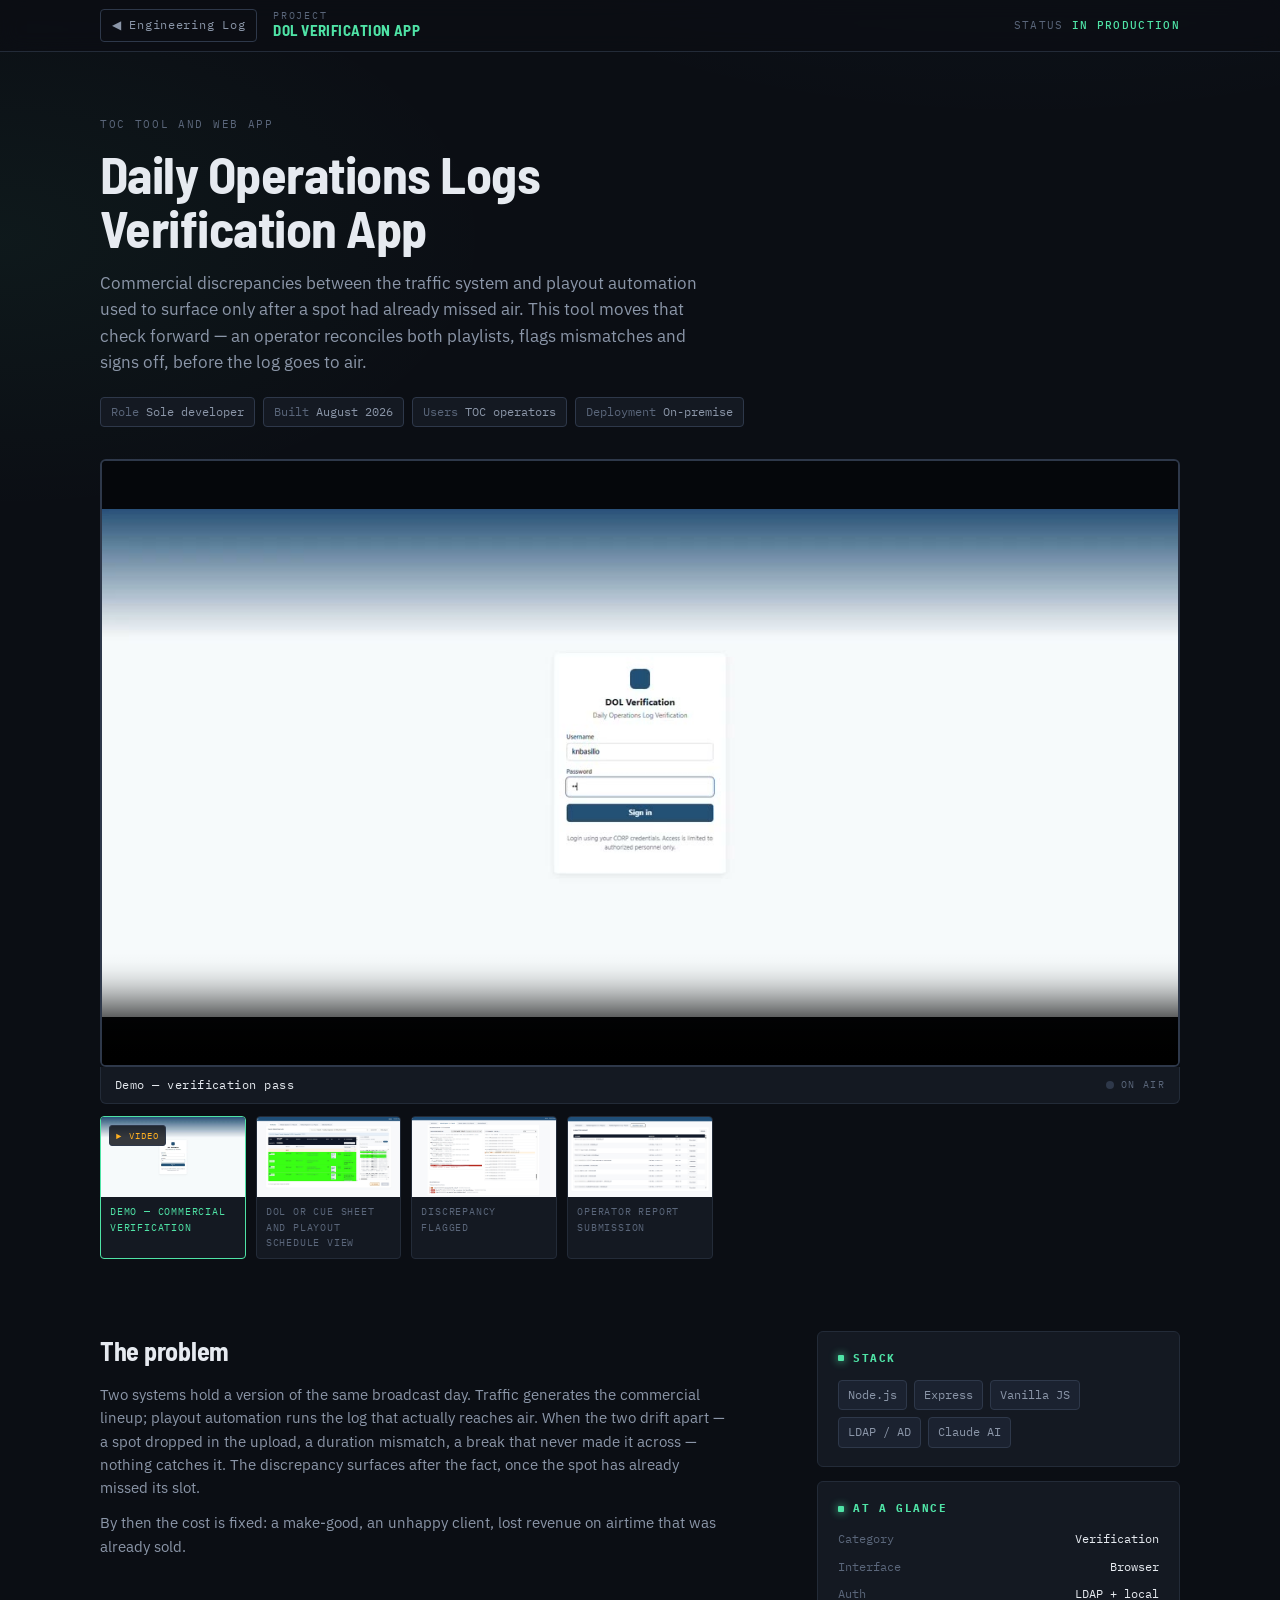
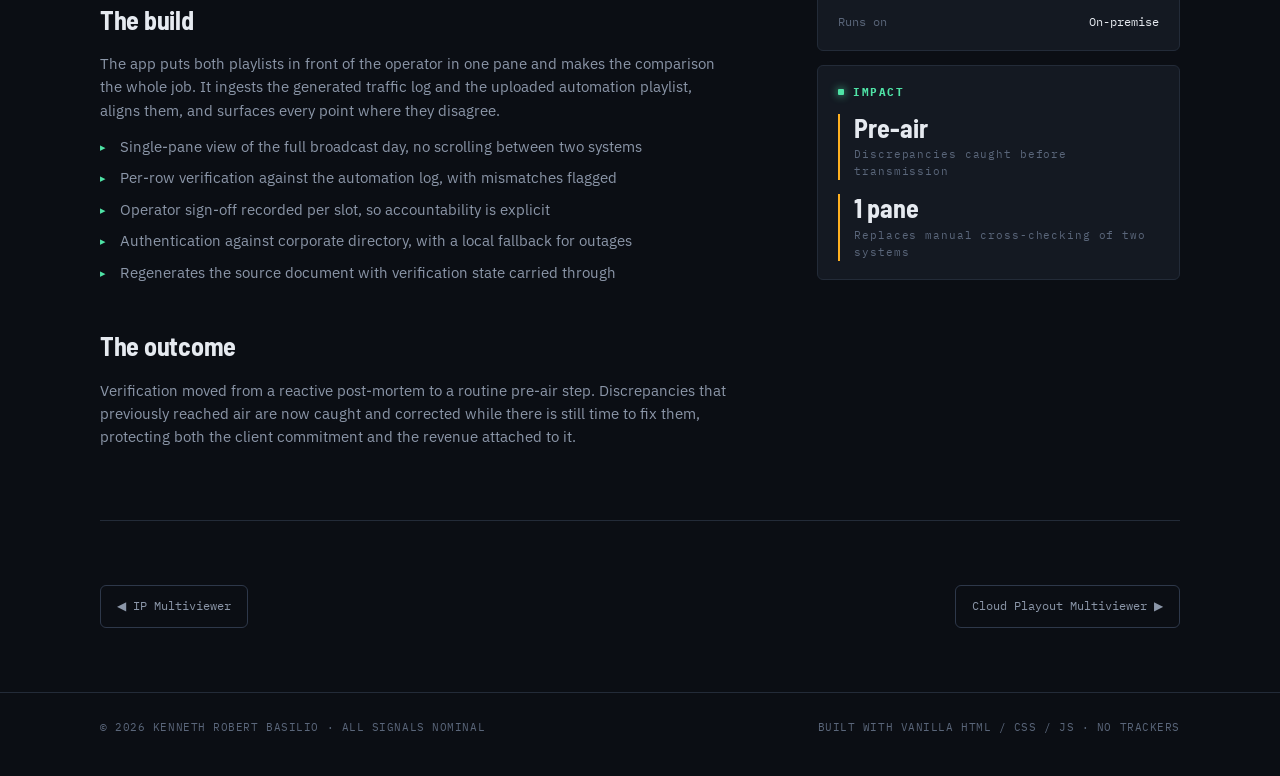
<file: projects/dol-verifier.html>
<!DOCTYPE html>
<html lang="en">
<head>
<meta charset="UTF-8" />
<meta name="viewport" content="width=device-width, initial-scale=1.0" />
<title>Daily Operations Logs Verification App — Kenneth Robert Basilio</title>
<meta name="description" content="A pre-air verification tool that reconciles the traffic system playlist against the uploaded automation playlist to catch commercial discrepancies before they reach air." />
<meta name="referrer" content="no-referrer" />

<meta property="og:title" content="Daily Operations Logs Verification App" />
<meta property="og:description" content="Pre-air reconciliation of traffic and automation playlists — catching commercial discrepancies before they reach air." />
<meta property="og:type" content="article" />

<link rel="preconnect" href="https://fonts.googleapis.com" />
<link rel="preconnect" href="https://fonts.gstatic.com" crossorigin />
<link href="https://fonts.googleapis.com/css2?family=Barlow+Semi+Condensed:wght@400;500;600;700&family=IBM+Plex+Mono:wght@400;500;600&family=IBM+Plex+Sans:wght@400;500;600;700&display=swap" rel="stylesheet" />
<link rel="stylesheet" href="../assets/css/project.css" />
</head>
<body>

<header class="rail">
  <div class="rail-in">
    <a class="back" href="../index.html#log">&#9664; Engineering Log</a>
    <span class="rail-id">
      <span class="k">Project</span>
      <span class="v">DOL VERIFICATION APP</span>
    </span>
    <!-- PARAM: PROJECT_STATUS — see PARAMETERS.md -->
    <span class="rail-stat">Status <b>In production</b></span>
  </div>
</header>

<main>
  <!-- ===== PAGE HEAD ===== -->
  <div class="wrap">
    <div class="phead">
      <span class="kind">TOC Tool and Web App</span>
      <h1>Daily Operations Logs<br />Verification App</h1>
      <p class="lede">Commercial discrepancies between the traffic system and playout automation used to surface only after a spot had already missed air. This tool moves that check forward — an operator reconciles both playlists, flags mismatches and signs off, before the log goes to air.</p>
      <!-- PARAM: PROJECT_SPEC — see PARAMETERS.md -->
      <div class="spec">
        <span><b>Role</b>Sole developer</span>
        <span><b>Built</b>August 2026</span>
        <span><b>Users</b>TOC operators</span>
        <span><b>Deployment</b>On-premise</span>
      </div>
    </div>
  </div>

  <!-- ===== PREVIEW MONITOR ===== -->
  <div class="wrap">
    <div class="monitor">
      <div class="screen">
        <!-- PARAM: PROJECT_MEDIA — see PARAMETERS.md -->
        <video
          controls
          playsinline
          preload="none"
          poster="media/dol-verifier/demo-poster.jpg">
          <source src="media/dol-verifier/demo.mp4" type="video/mp4" />
          Your browser cannot play this video. <a href="media/dol-verifier/demo.mp4">Download the demo</a> instead.
        </video>
        <img hidden alt="" />
      </div>
      <div class="bar">
        <span class="src">Demo &mdash; verification pass</span>
        <span class="tally"><i></i>On air</span>
      </div>

      <div class="strip">
        <a class="thumb" href="media/dol-verifier/demo.mp4"
           data-type="video" data-label="Demo — Commercial Verification" aria-current="true">
          <span class="play">&#9658; VIDEO</span>
          <img src="media/dol-verifier/demo-poster.jpg" alt="" loading="lazy" />
          <span class="cap">Demo — Commercial Verification</span>
        </a>
        <a class="thumb" href="media/dol-verifier/shot-01.png"
           data-type="image" data-label="DOL or Cue Sheet and Playout Schedule View">
          <img src="media/dol-verifier/shot-01.png" alt="" loading="lazy" />
          <span class="cap">DOL or Cue Sheet and Playout Schedule View</span>
        </a>
        <a class="thumb" href="media/dol-verifier/shot-02.png"
           data-type="image" data-label="Discrepancy Flagged">
          <img src="media/dol-verifier/shot-02.png" alt="" loading="lazy" />
          <span class="cap">Discrepancy Flagged</span>
        </a>
        <a class="thumb" href="media/dol-verifier/shot-03.png"
           data-type="image" data-label="Operator Report Submission">
          <img src="media/dol-verifier/shot-03.png" alt="" loading="lazy" />
          <span class="cap">Operator Report Submission</span>
        </a>
      </div>
    </div>
  </div>

  <!-- ===== BODY ===== -->
  <div class="wrap">
    <div class="body-grid">
      <div class="prose">

        <section>
          <h2>The problem</h2>
          <p>Two systems hold a version of the same broadcast day. Traffic generates the commercial lineup; playout automation runs the log that actually reaches air. When the two drift apart &mdash; a spot dropped in the upload, a duration mismatch, a break that never made it across &mdash; nothing catches it. The discrepancy surfaces after the fact, once the spot has already missed its slot.</p>
          <p>By then the cost is fixed: a make-good, an unhappy client, lost revenue on airtime that was already sold.</p>
        </section>

        <section>
          <h2>The build</h2>
          <p>The app puts both playlists in front of the operator in one pane and makes the comparison the whole job. It ingests the generated traffic log and the uploaded automation playlist, aligns them, and surfaces every point where they disagree.</p>
          <ul>
            <li>Single-pane view of the full broadcast day, no scrolling between two systems</li>
            <li>Per-row verification against the automation log, with mismatches flagged</li>
            <li>Operator sign-off recorded per slot, so accountability is explicit</li>
            <li>Authentication against corporate directory, with a local fallback for outages</li>
            <li>Regenerates the source document with verification state carried through</li>
          </ul>
        </section>

        <section>
          <h2>The outcome</h2>
          <!-- EDIT: replace with your real figures before publishing. -->
          <p>Verification moved from a reactive post-mortem to a routine pre-air step. Discrepancies that previously reached air are now caught and corrected while there is still time to fix them, protecting both the client commitment and the revenue attached to it.</p>
        </section>

      </div>

      <aside class="side">
        <div class="panel">
          <h3>Stack</h3>
          <div class="chips">
            <span class="chip">Node.js</span>
            <span class="chip">Express</span>
            <span class="chip">Vanilla JS</span>
            <span class="chip">LDAP / AD</span>
            <span class="chip">Claude AI</span>
          </div>
        </div>

        <div class="panel">
          <h3>At a glance</h3>
          <div class="kv">
            <div><span class="k">Category</span><span class="v">Verification</span></div>
            <div><span class="k">Interface</span><span class="v">Browser</span></div>
            <div><span class="k">Auth</span><span class="v">LDAP + local</span></div>
            <div><span class="k">Runs on</span><span class="v">On-premise</span></div>
          </div>
        </div>

        <div class="panel">
          <h3>Impact</h3>
          <!-- EDIT: replace both metrics with your real numbers. -->
          <div class="metric">
            <div class="n">Pre-air</div>
            <div class="l">Discrepancies caught before transmission</div>
          </div>
          <div class="metric">
            <div class="n">1 pane</div>
            <div class="l">Replaces manual cross-checking of two systems</div>
          </div>
        </div>
      </aside>
    </div>

    <!-- PARAM: PROJECT_PAGER — see PARAMETERS.md -->
    <nav class="pager" aria-label="Project navigation">
      <a class="pg" href="ip-multiviewer.html">&#9664; IP Multiviewer</a>
      <a class="pg" href="cloud-multiviewer.html">Cloud Playout Multiviewer &#9654;</a>
    </nav>
  </div>
</main>

<footer>
  <div class="wrap foot-in">
    <span>&copy; <span id="yr"></span> KENNETH ROBERT BASILIO &middot; ALL SIGNALS NOMINAL</span>
    <span class="rt">BUILT WITH VANILLA HTML / CSS / JS &middot; NO TRACKERS</span>
  </div>
</footer>

<div class="lb" hidden>
  <button class="lb-close" type="button">CLOSE &times;</button>
  <img alt="" />
</div>

<script src="../assets/js/project.js"></script>
</body>
</html>
</file>
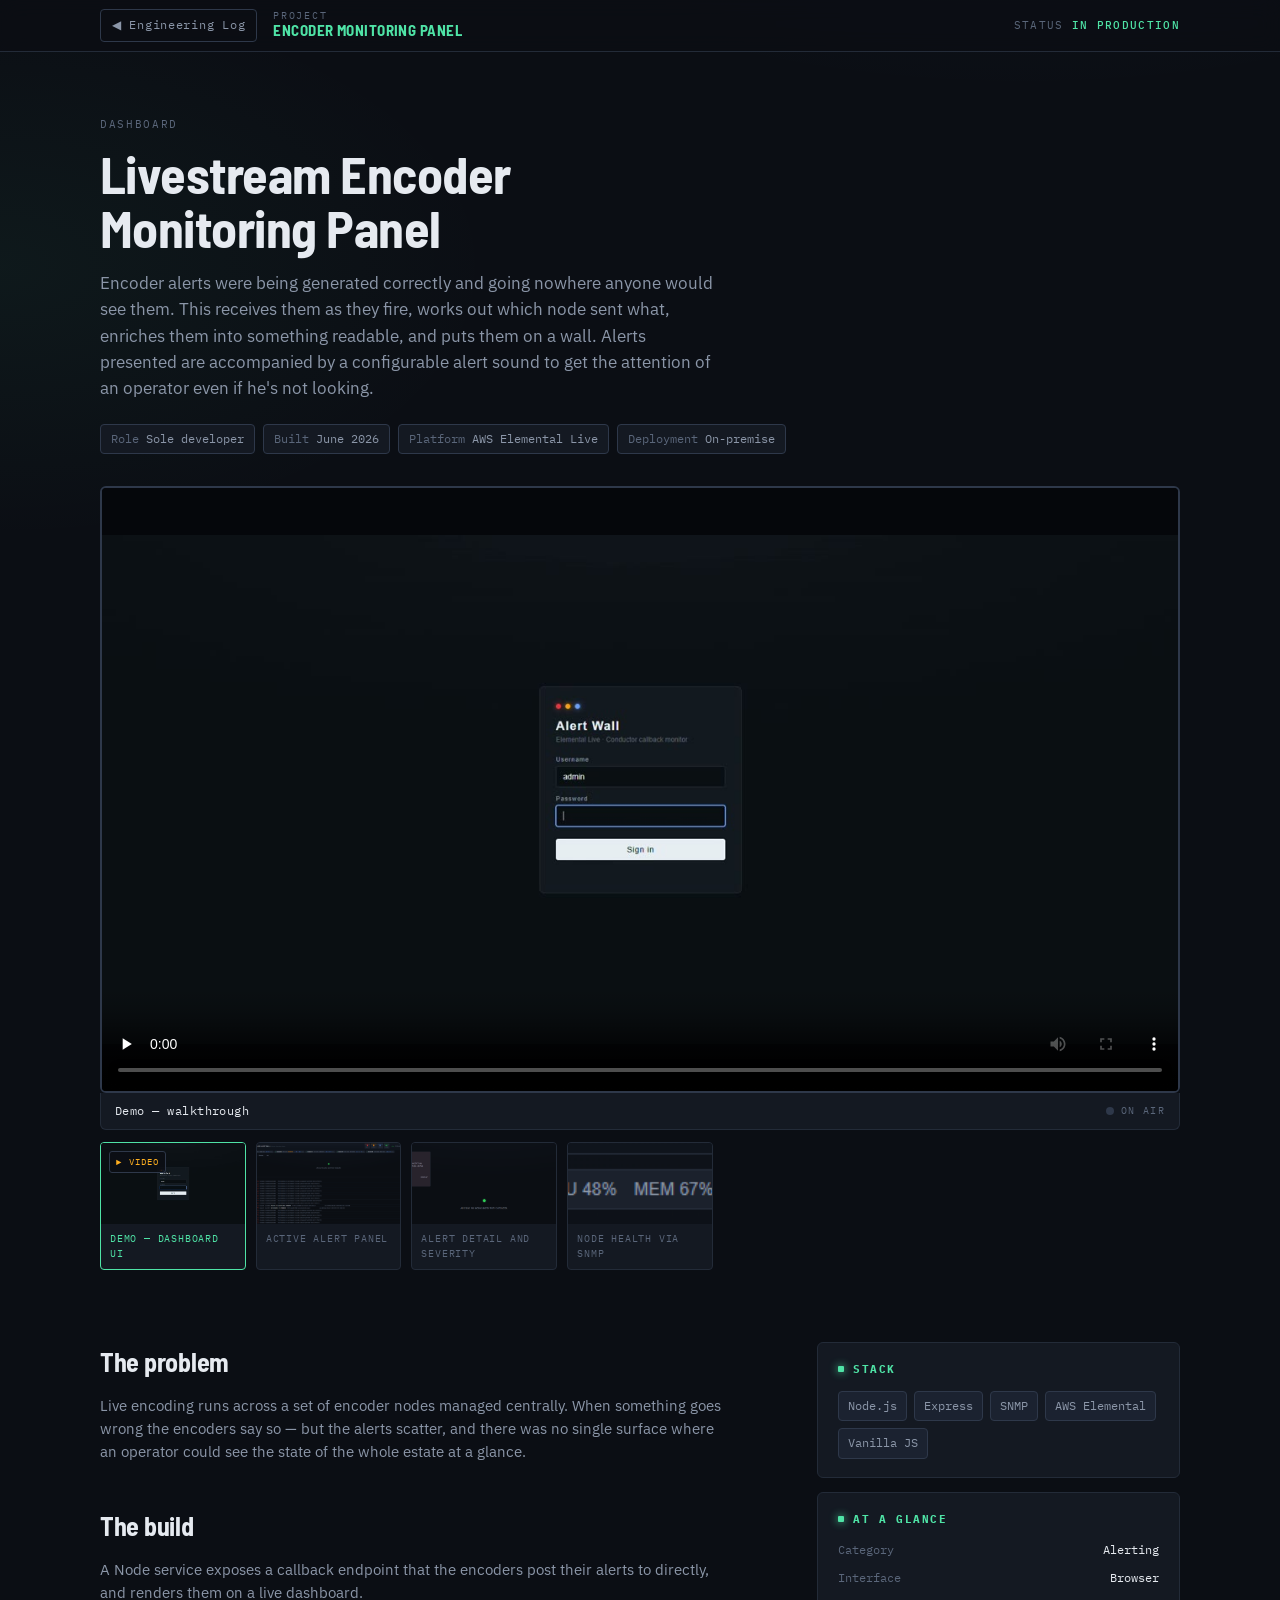
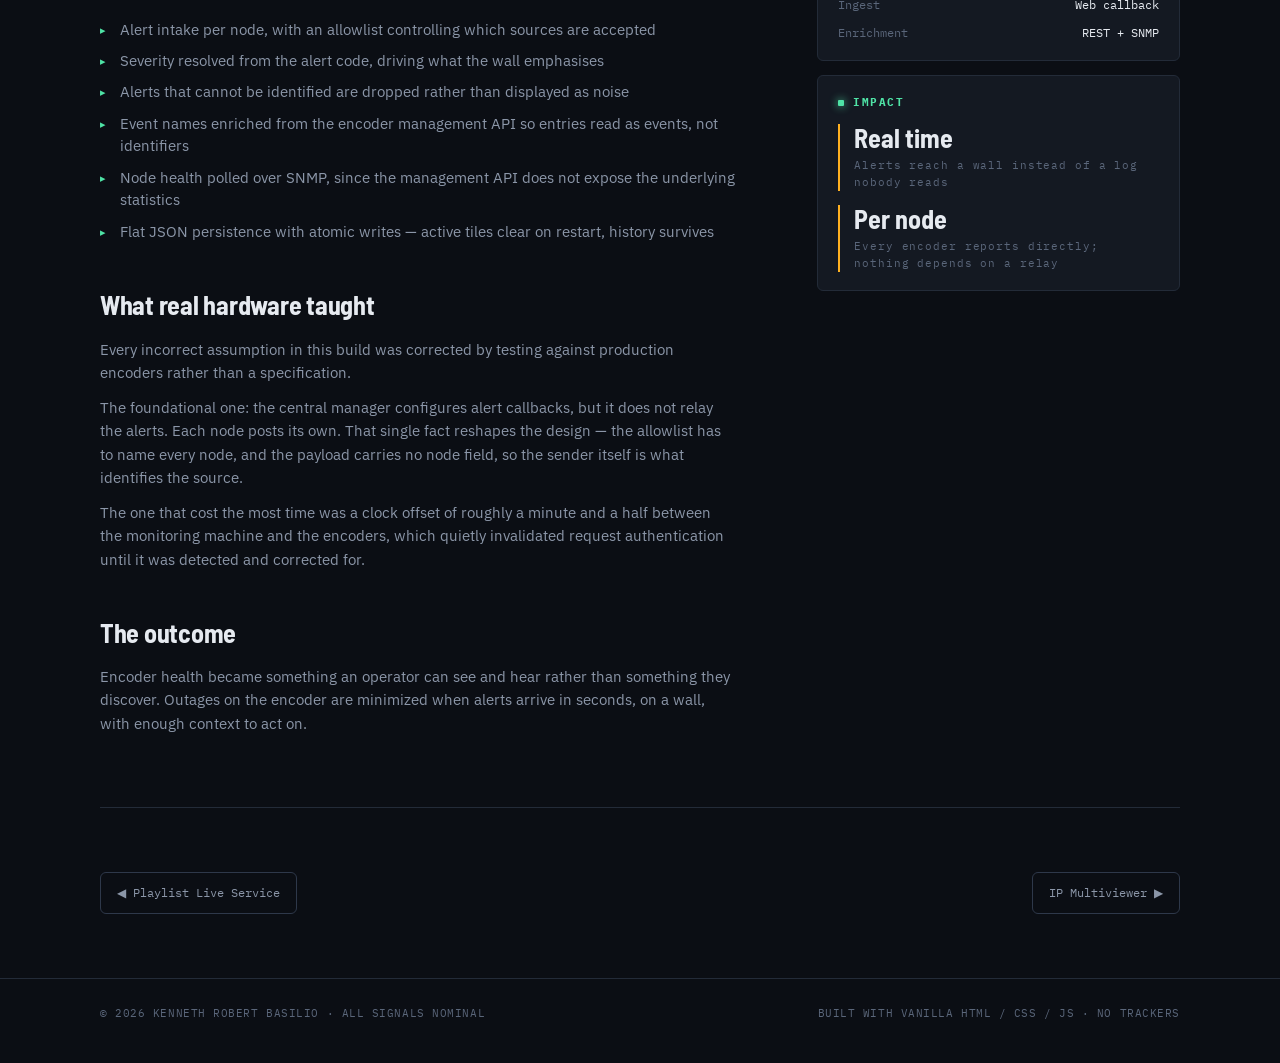
<file: projects/encoder-monitor.html>
<!DOCTYPE html>
<html lang="en">
<head>
<meta charset="UTF-8" />
<meta name="viewport" content="width=device-width, initial-scale=1.0" />
<title>Livestream Encoder Monitoring Panel &mdash; Kenneth Robert Basilio</title>
<meta name="description" content="A web-callback receiver and monitoring wall for AWS Elemental Live encoder alerts, with severity mapping, event-name enrichment and SNMP node health." />
<meta name="referrer" content="no-referrer" />

<meta property="og:title" content="Livestream Encoder Monitoring Panel" />
<meta property="og:description" content="A web-callback receiver and monitoring wall for AWS Elemental Live encoder alerts, with severity mapping, event-name enrichment and SNMP node health." />
<meta property="og:type" content="article" />

<link rel="preconnect" href="https://fonts.googleapis.com" />
<link rel="preconnect" href="https://fonts.gstatic.com" crossorigin />
<link href="https://fonts.googleapis.com/css2?family=Barlow+Semi+Condensed:wght@400;500;600;700&family=IBM+Plex+Mono:wght@400;500;600&family=IBM+Plex+Sans:wght@400;500;600;700&display=swap" rel="stylesheet" />
<link rel="stylesheet" href="../assets/css/project.css" />
</head>
<body>

<header class="rail">
  <div class="rail-in">
    <a class="back" href="../index.html#log">&#9664; Engineering Log</a>
    <span class="rail-id">
      <span class="k">Project</span>
      <span class="v">ENCODER MONITORING PANEL</span>
    </span>
    <!-- PARAM: PROJECT_STATUS — see PARAMETERS.md -->
    <span class="rail-stat">Status <b>In production</b></span>
  </div>
</header>

<main>
  <div class="wrap">
    <div class="phead">
      <span class="kind">Dashboard</span>
      <h1>Livestream Encoder<br />Monitoring Panel</h1>
      <p class="lede">Encoder alerts were being generated correctly and going nowhere anyone would see them. This receives them as they fire, works out which node sent what, enriches them into something readable, and puts them on a wall. Alerts presented are accompanied by a configurable alert sound to get the attention of an operator even if he's not looking.</p>
      <!-- PARAM: PROJECT_SPEC — see PARAMETERS.md — EDIT: confirm figures -->
      <div class="spec">
        <span><b>Role</b>Sole developer</span>
        <span><b>Built</b>June 2026</span>
        <span><b>Platform</b>AWS Elemental Live</span>
        <span><b>Deployment</b>On-premise</span>
      </div>
    </div>
  </div>

  <div class="wrap">
    <div class="monitor">
      <div class="screen">
        <!-- PARAM: PROJECT_MEDIA — see PARAMETERS.md -->
        <video controls playsinline preload="none" poster="media/encoder-monitor/demo-poster.jpg">
          <source src="media/encoder-monitor/demo.mp4" type="video/mp4" />
          Your browser cannot play this video. <a href="media/encoder-monitor/demo.mp4">Download the demo</a> instead.
        </video>
        <img hidden alt="" />
      </div>
      <div class="bar">
        <span class="src">Demo &mdash; walkthrough</span>
        <span class="tally"><i></i>On air</span>
      </div>

      <div class="strip">
        <a class="thumb" href="media/encoder-monitor/demo.mp4"
           data-type="video" data-label="Demo — Dashboard UI" aria-current="true">
          <span class="play">&#9658; VIDEO</span>
          <img src="media/encoder-monitor/demo-poster.jpg" alt="" loading="lazy" />
          <span class="cap">Demo — Dashboard UI</span>
        </a>
        <a class="thumb" href="media/encoder-monitor/shot-01.png"
           data-type="image" data-label="Active Alert Panel">
          <img src="media/encoder-monitor/shot-01.png" alt="" loading="lazy" />
          <span class="cap">Active Alert Panel</span>
        </a>
        <a class="thumb" href="media/encoder-monitor/shot-02.png"
           data-type="image" data-label="Alert Detail and Severity">
          <img src="media/encoder-monitor/shot-02.png" alt="" loading="lazy" />
          <span class="cap">Alert Detail and Severity</span>
        </a>
        <a class="thumb" href="media/encoder-monitor/shot-03.png"
           data-type="image" data-label="Node Health via SNMP">
          <img src="media/encoder-monitor/shot-03.png" alt="" loading="lazy" />
          <span class="cap">Node Health via SNMP</span>
        </a>
      </div>
    </div>
  </div>

  <div class="wrap">
    <div class="body-grid">
      <div class="prose">

        <section>
          <h2>The problem</h2>
          <p>Live encoding runs across a set of encoder nodes managed centrally. When something goes wrong the encoders say so &mdash; but the alerts scatter, and there was no single surface where an operator could see the state of the whole estate at a glance.</p>
        </section>

        <section>
          <h2>The build</h2>
          <p>A Node service exposes a callback endpoint that the encoders post their alerts to directly, and renders them on a live dashboard.</p>
          <ul><li>Alert intake per node, with an allowlist controlling which sources are accepted</li><li>Severity resolved from the alert code, driving what the wall emphasises</li><li>Alerts that cannot be identified are dropped rather than displayed as noise</li><li>Event names enriched from the encoder management API so entries read as events, not identifiers</li><li>Node health polled over SNMP, since the management API does not expose the underlying statistics</li><li>Flat JSON persistence with atomic writes &mdash; active tiles clear on restart, history survives</li></ul>
        </section>

        <section>
          <h2>What real hardware taught</h2>
          <p>Every incorrect assumption in this build was corrected by testing against production encoders rather than a specification.</p>
          <p>The foundational one: the central manager configures alert callbacks, but it does not relay the alerts. Each node posts its own. That single fact reshapes the design &mdash; the allowlist has to name every node, and the payload carries no node field, so the sender itself is what identifies the source.</p>
          <p>The one that cost the most time was a clock offset of roughly a minute and a half between the monitoring machine and the encoders, which quietly invalidated request authentication until it was detected and corrected for.</p>
        </section>

        <section>
          <h2>The outcome</h2>
          <!-- EDIT: replace with your real figures before publishing. -->
          <p>Encoder health became something an operator can see and hear rather than something they discover. Outages on the encoder are minimized when alerts arrive in seconds, on a wall, with enough context to act on.</p>
        </section>

      </div>

      <aside class="side">
        <div class="panel">
          <h3>Stack</h3>
          <div class="chips">
            <span class="chip">Node.js</span>
            <span class="chip">Express</span>
            <span class="chip">SNMP</span>
            <span class="chip">AWS Elemental</span>
            <span class="chip">Vanilla JS</span>
          </div>
        </div>

        <div class="panel">
          <h3>At a glance</h3>
          <div class="kv">
            <div><span class="k">Category</span><span class="v">Alerting</span></div>
            <div><span class="k">Interface</span><span class="v">Browser</span></div>
            <div><span class="k">Ingest</span><span class="v">Web callback</span></div>
            <div><span class="k">Enrichment</span><span class="v">REST + SNMP</span></div>
          </div>
        </div>

        <div class="panel">
          <h3>Impact</h3>
          <!-- EDIT: replace both metrics with your real numbers. -->
          <div class="metric">
            <div class="n">Real time</div>
            <div class="l">Alerts reach a wall instead of a log nobody reads</div>
          </div>
          <div class="metric">
            <div class="n">Per node</div>
            <div class="l">Every encoder reports directly; nothing depends on a relay</div>
          </div>
        </div>
      </aside>
    </div>

    <!-- PARAM: PROJECT_PAGER — see PARAMETERS.md -->
    <nav class="pager" aria-label="Project navigation">
      <a class="pg" href="teams-chatbot.html">&#9664; Playlist Live Service</a>
      <a class="pg" href="ip-multiviewer.html">IP Multiviewer &#9654;</a>
    </nav>
  </div>
</main>

<footer>
  <div class="wrap foot-in">
    <span>&copy; <span id="yr"></span> KENNETH ROBERT BASILIO &middot; ALL SIGNALS NOMINAL</span>
    <span class="rt">BUILT WITH VANILLA HTML / CSS / JS &middot; NO TRACKERS</span>
  </div>
</footer>

<div class="lb" hidden>
  <button class="lb-close" type="button">CLOSE &times;</button>
  <img alt="" />
</div>

<script src="../assets/js/project.js"></script>
</body>
</html>
</file>
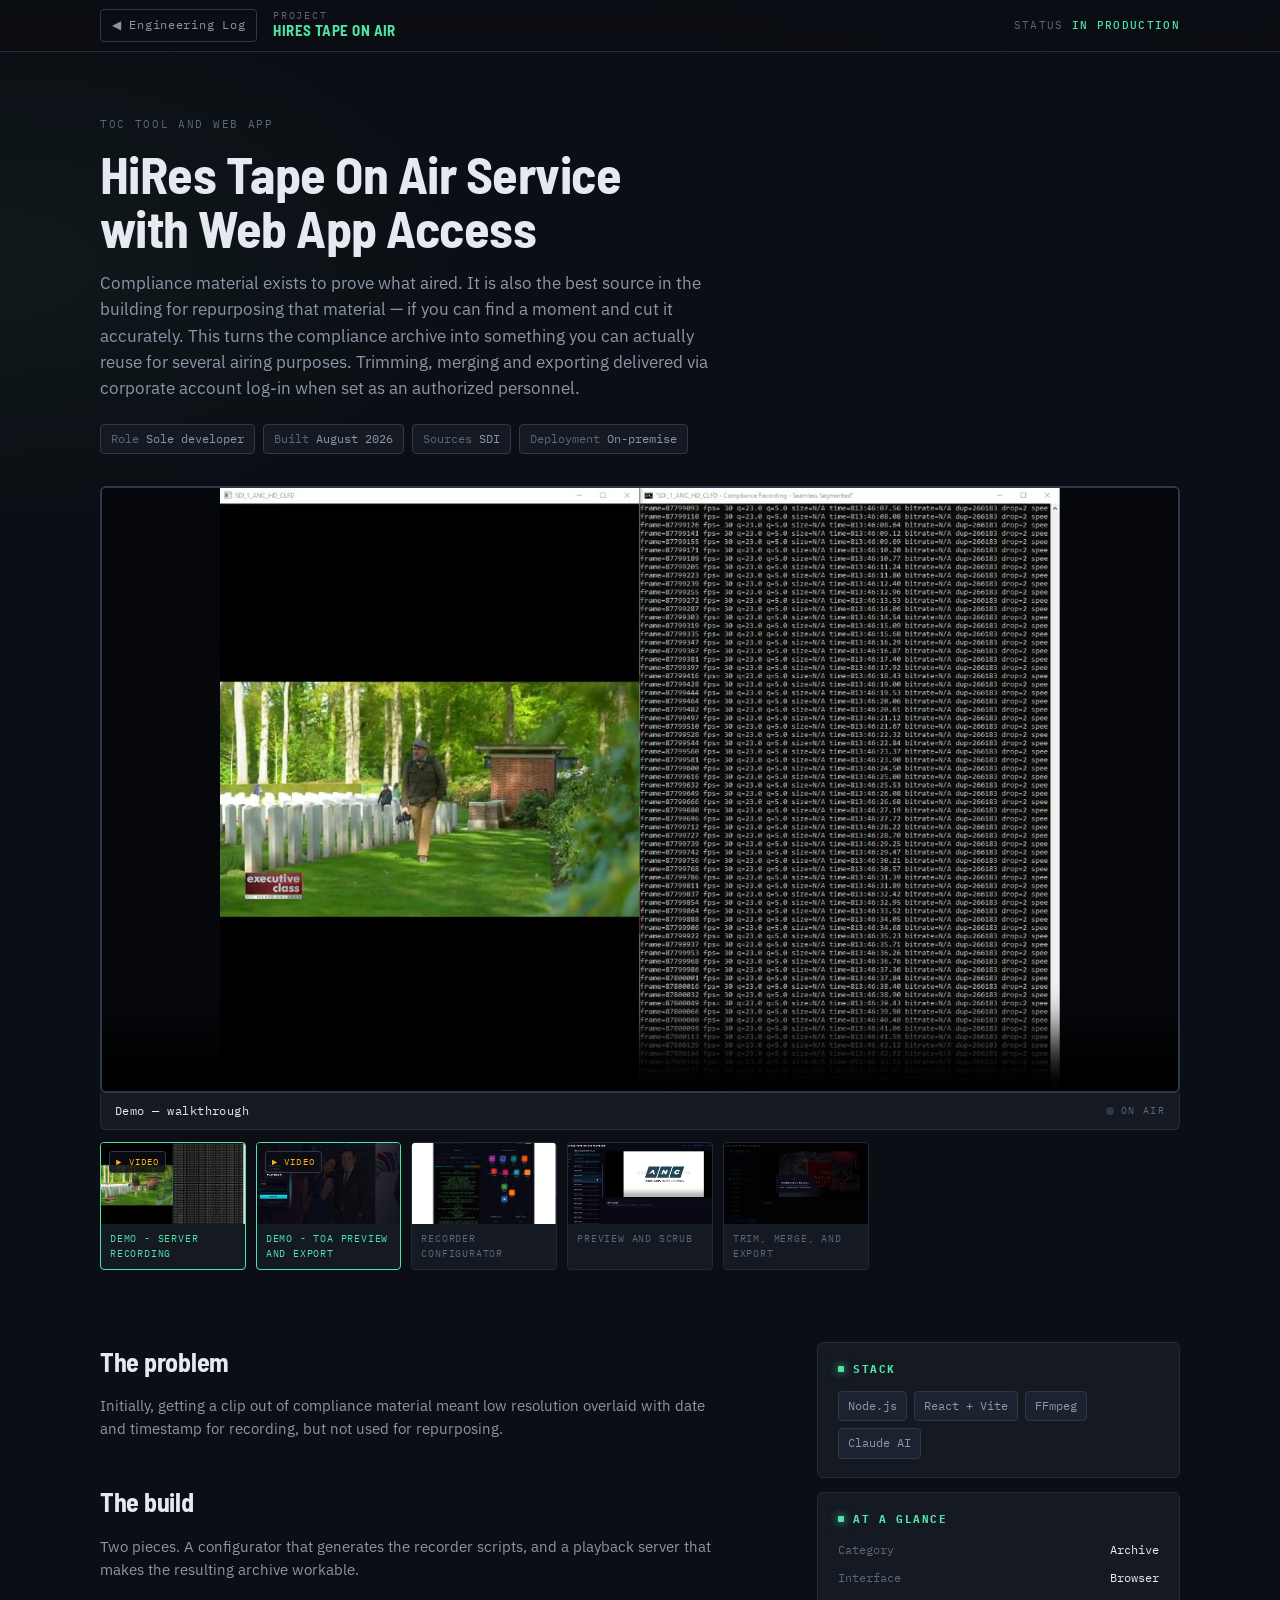
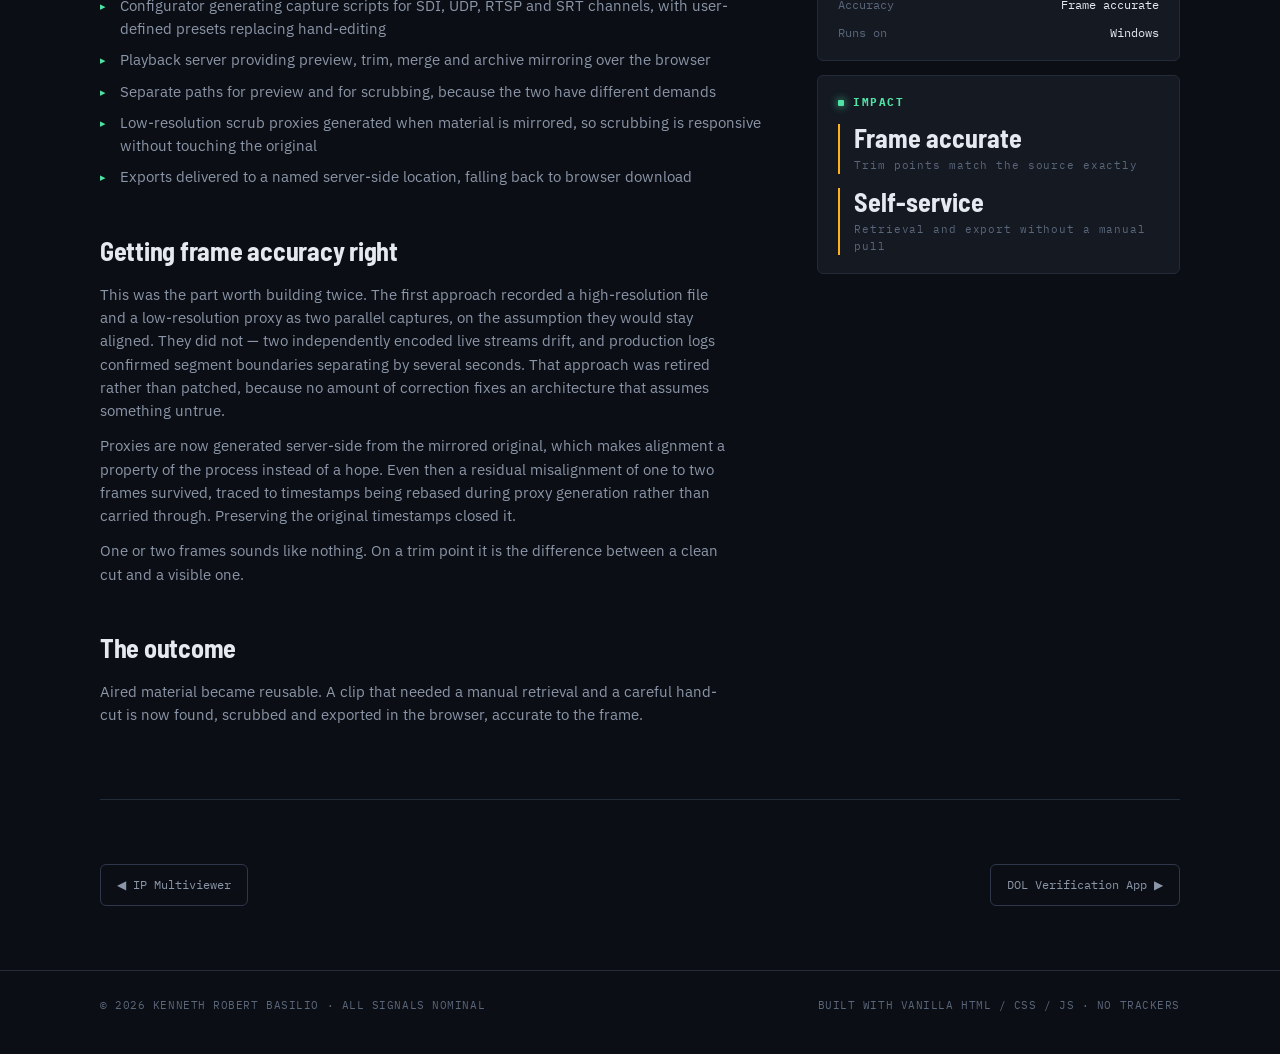
<file: projects/hires-tape-on-air.html>
<!DOCTYPE html>
<html lang="en">
<head>
<meta charset="UTF-8" />
<meta name="viewport" content="width=device-width, initial-scale=1.0" />
<title>HiRes Tape On Air Service &mdash; Kenneth Robert Basilio</title>
<meta name="description" content="Compliance recordings turned into a working archive — preview, frame-accurate trim and merge, and archive mirroring, with a configurator that generates the recorder scripts." />
<meta name="referrer" content="no-referrer" />

<meta property="og:title" content="HiRes Tape On Air Service" />
<meta property="og:description" content="Compliance recordings turned into a working archive — preview, frame-accurate trim and merge, and archive mirroring, with a configurator that generates the recorder scripts." />
<meta property="og:type" content="article" />

<link rel="preconnect" href="https://fonts.googleapis.com" />
<link rel="preconnect" href="https://fonts.gstatic.com" crossorigin />
<link href="https://fonts.googleapis.com/css2?family=Barlow+Semi+Condensed:wght@400;500;600;700&family=IBM+Plex+Mono:wght@400;500;600&family=IBM+Plex+Sans:wght@400;500;600;700&display=swap" rel="stylesheet" />
<link rel="stylesheet" href="../assets/css/project.css" />
</head>
<body>

<header class="rail">
  <div class="rail-in">
    <a class="back" href="../index.html#log">&#9664; Engineering Log</a>
    <span class="rail-id">
      <span class="k">Project</span>
      <span class="v">HIRES TAPE ON AIR</span>
    </span>
    <!-- PARAM: PROJECT_STATUS — see PARAMETERS.md -->
    <span class="rail-stat">Status <b>In production</b></span>
  </div>
</header>

<main>
  <div class="wrap">
    <div class="phead">
      <span class="kind">TOC Tool and Web App</span>
      <h1>HiRes Tape On Air Service<br />with Web App Access</h1>
      <p class="lede">Compliance material exists to prove what aired. It is also the best source in the building for repurposing that material &mdash; if you can find a moment and cut it accurately. This turns the compliance archive into something you can actually reuse for several airing purposes. Trimming, merging and exporting delivered via corporate account log-in when set as an authorized personnel.</p>
      <!-- PARAM: PROJECT_SPEC — see PARAMETERS.md — EDIT: confirm figures -->
      <div class="spec">
        <span><b>Role</b>Sole developer</span>
        <span><b>Built</b>August 2026</span>
        <span><b>Sources</b>SDI</span>
        <span><b>Deployment</b>On-premise</span>
      </div>
    </div>
  </div>

  <div class="wrap">
    <div class="monitor">
      <div class="screen">
        <!-- PARAM: PROJECT_MEDIA — see PARAMETERS.md -->
        <video controls playsinline preload="none" poster="media/hires-tape-on-air/demo-poster.jpg">
          <source src="media/hires-tape-on-air/demo.mp4" type="video/mp4" />
          Your browser cannot play this video. <a href="media/hires-tape-on-air/demo.mp4">Download the demo</a> instead.
        </video>
        <img hidden alt="" />
      </div>
      <div class="bar">
        <span class="src">Demo &mdash; walkthrough</span>
        <span class="tally"><i></i>On air</span>
      </div>

      <div class="strip">
        <a class="thumb" href="media/hires-tape-on-air/demo.mp4"
           data-type="video" data-poster="media/hires-tape-on-air/demo-poster.jpg" data-label="Demo - Server Recording" aria-current="true">
          <span class="play">&#9658; VIDEO</span>
          <img src="media/hires-tape-on-air/demo-poster.jpg" alt="" loading="lazy" />
          <span class="cap">Demo - Server Recording</span>
        </a>
        <a class="thumb" href="media/hires-tape-on-air/demo2.mp4"
           data-type="video" data-poster="media/hires-tape-on-air/demo-poster2.jpg" data-label="Demo - TOA Preview and Export" aria-current="true">
          <span class="play">&#9658; VIDEO</span>
          <img src="media/hires-tape-on-air/demo-poster2.jpg" alt="" loading="lazy" />
          <span class="cap">Demo - TOA Preview and Export</span>
        </a>
        <a class="thumb" href="media/hires-tape-on-air/shot-01.png"
           data-type="image" data-label="Recorder Configurator">
          <img src="media/hires-tape-on-air/shot-01.png" alt="" loading="lazy" />
          <span class="cap">Recorder Configurator</span>
        </a>
        <a class="thumb" href="media/hires-tape-on-air/shot-02.png"
           data-type="image" data-label="Preview and Scrub">
          <img src="media/hires-tape-on-air/shot-02.png" alt="" loading="lazy" />
          <span class="cap">Preview and Scrub</span>
        </a>
        <a class="thumb" href="media/hires-tape-on-air/shot-03.png"
           data-type="image" data-label="Trim, Merge, and Export">
          <img src="media/hires-tape-on-air/shot-03.png" alt="" loading="lazy" />
          <span class="cap">Trim, Merge, and Export</span>
        </a>
      </div>
    </div>
  </div>

  <div class="wrap">
    <div class="body-grid">
      <div class="prose">

        <section>
          <h2>The problem</h2>
          <p>Initially, getting a clip out of compliance material meant low resolution overlaid with date and timestamp for recording, but not used for repurposing.</p>
        </section>

        <section>
          <h2>The build</h2>
          <p>Two pieces. A configurator that generates the recorder scripts, and a playback server that makes the resulting archive workable.</p>
          <ul><li>Configurator generating capture scripts for SDI, UDP, RTSP and SRT channels, with user-defined presets replacing hand-editing</li><li>Playback server providing preview, trim, merge and archive mirroring over the browser</li><li>Separate paths for preview and for scrubbing, because the two have different demands</li><li>Low-resolution scrub proxies generated when material is mirrored, so scrubbing is responsive without touching the original</li><li>Exports delivered to a named server-side location, falling back to browser download</li></ul>
        </section>

        <section>
          <h2>Getting frame accuracy right</h2>
          <p>This was the part worth building twice. The first approach recorded a high-resolution file and a low-resolution proxy as two parallel captures, on the assumption they would stay aligned. They did not &mdash; two independently encoded live streams drift, and production logs confirmed segment boundaries separating by several seconds. That approach was retired rather than patched, because no amount of correction fixes an architecture that assumes something untrue.</p>
          <p>Proxies are now generated server-side from the mirrored original, which makes alignment a property of the process instead of a hope. Even then a residual misalignment of one to two frames survived, traced to timestamps being rebased during proxy generation rather than carried through. Preserving the original timestamps closed it.</p>
          <p>One or two frames sounds like nothing. On a trim point it is the difference between a clean cut and a visible one.</p>
        </section>

        <section>
          <h2>The outcome</h2>
          <!-- EDIT: replace with your real figures before publishing. -->
          <p>Aired material became reusable. A clip that needed a manual retrieval and a careful hand-cut is now found, scrubbed and exported in the browser, accurate to the frame.</p>
        </section>

      </div>

      <aside class="side">
        <div class="panel">
          <h3>Stack</h3>
          <div class="chips">
            <span class="chip">Node.js</span>
            <span class="chip">React + Vite</span>
            <span class="chip">FFmpeg</span>
            <span class="chip">Claude AI</span>
          </div>
        </div>

        <div class="panel">
          <h3>At a glance</h3>
          <div class="kv">
            <div><span class="k">Category</span><span class="v">Archive</span></div>
            <div><span class="k">Interface</span><span class="v">Browser</span></div>
            <div><span class="k">Accuracy</span><span class="v">Frame accurate</span></div>
            <div><span class="k">Runs on</span><span class="v">Windows</span></div>
          </div>
        </div>

        <div class="panel">
          <h3>Impact</h3>
          <!-- EDIT: replace both metrics with your real numbers. -->
          <div class="metric">
            <div class="n">Frame accurate</div>
            <div class="l">Trim points match the source exactly</div>
          </div>
          <div class="metric">
            <div class="n">Self-service</div>
            <div class="l">Retrieval and export without a manual pull</div>
          </div>
        </div>
      </aside>
    </div>

    <!-- PARAM: PROJECT_PAGER — see PARAMETERS.md -->
    <nav class="pager" aria-label="Project navigation">
      <a class="pg" href="ip-multiviewer.html">&#9664; IP Multiviewer</a>
      <a class="pg" href="dol-verifier.html">DOL Verification App &#9654;</a>
    </nav>
  </div>
</main>

<footer>
  <div class="wrap foot-in">
    <span>&copy; <span id="yr"></span> KENNETH ROBERT BASILIO &middot; ALL SIGNALS NOMINAL</span>
    <span class="rt">BUILT WITH VANILLA HTML / CSS / JS &middot; NO TRACKERS</span>
  </div>
</footer>

<div class="lb" hidden>
  <button class="lb-close" type="button">CLOSE &times;</button>
  <img alt="" />
</div>

<script src="../assets/js/project.js"></script>
</body>
</html>
</file>
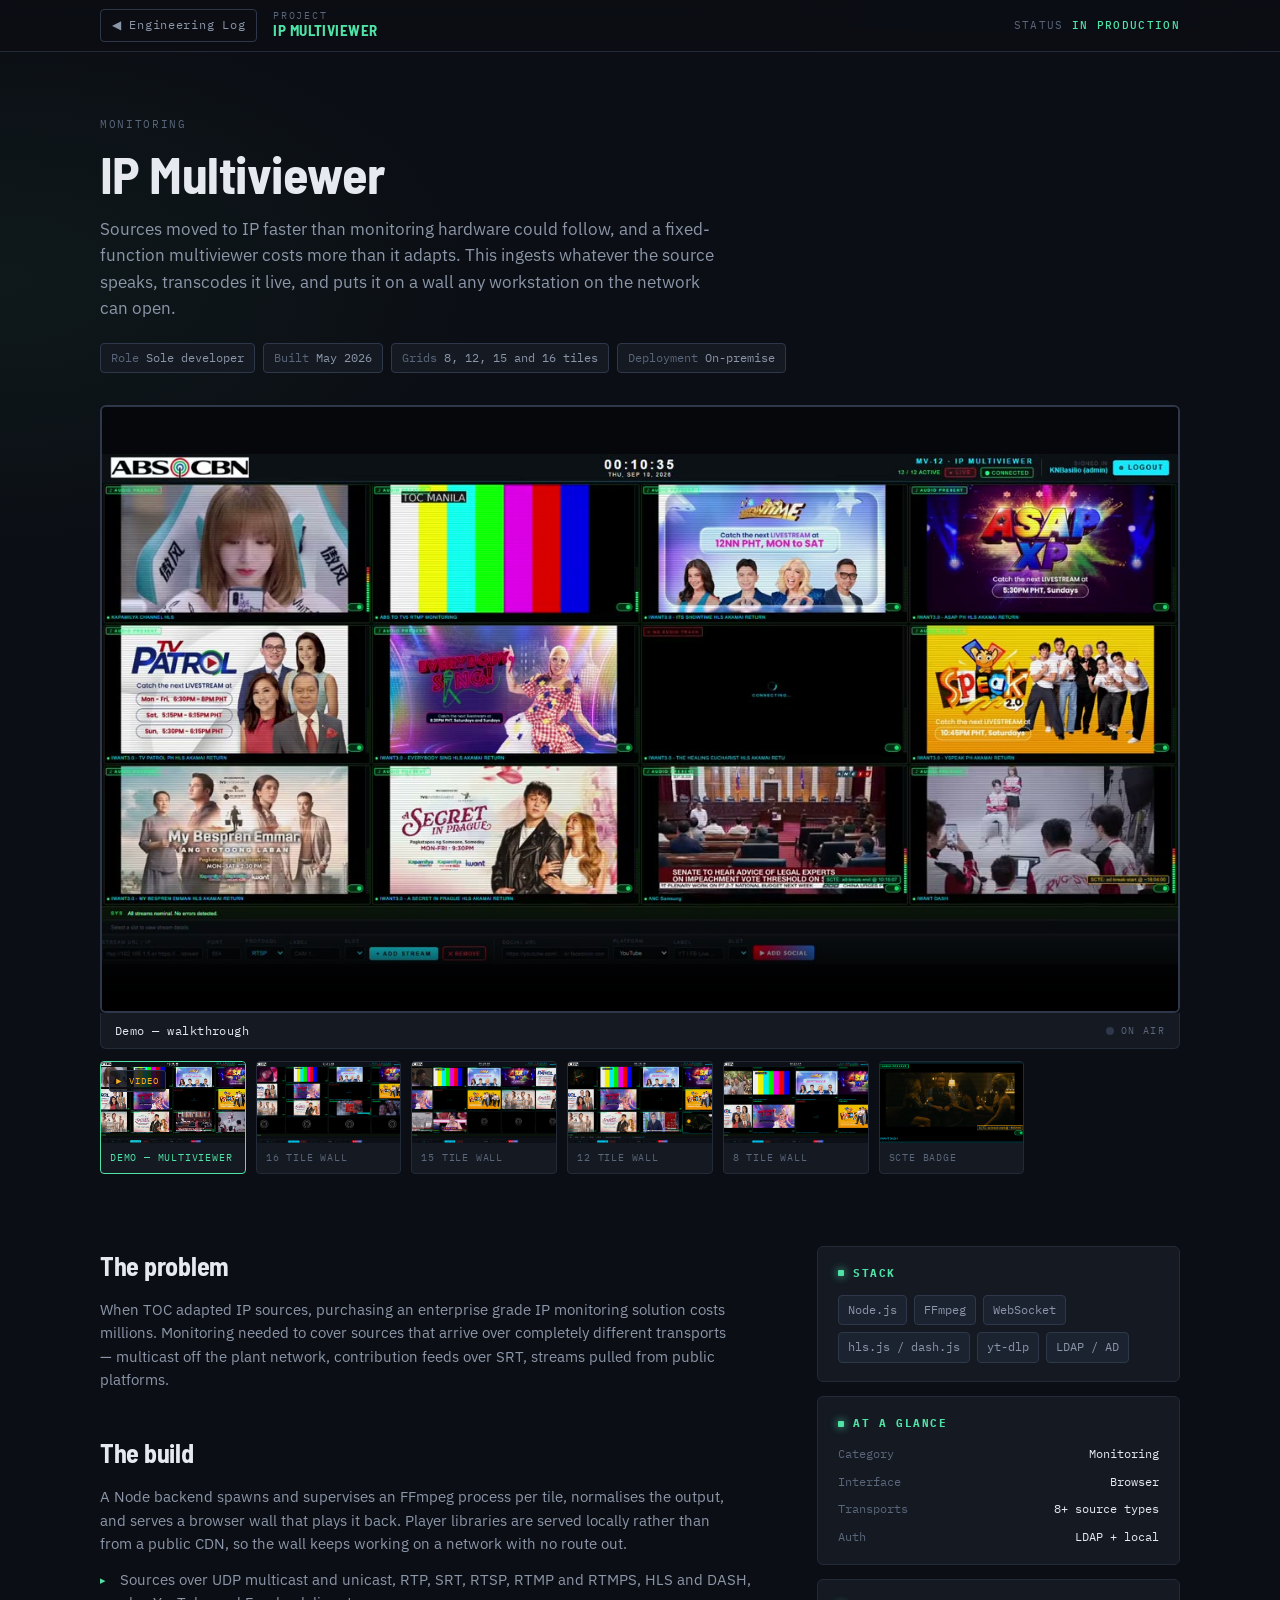
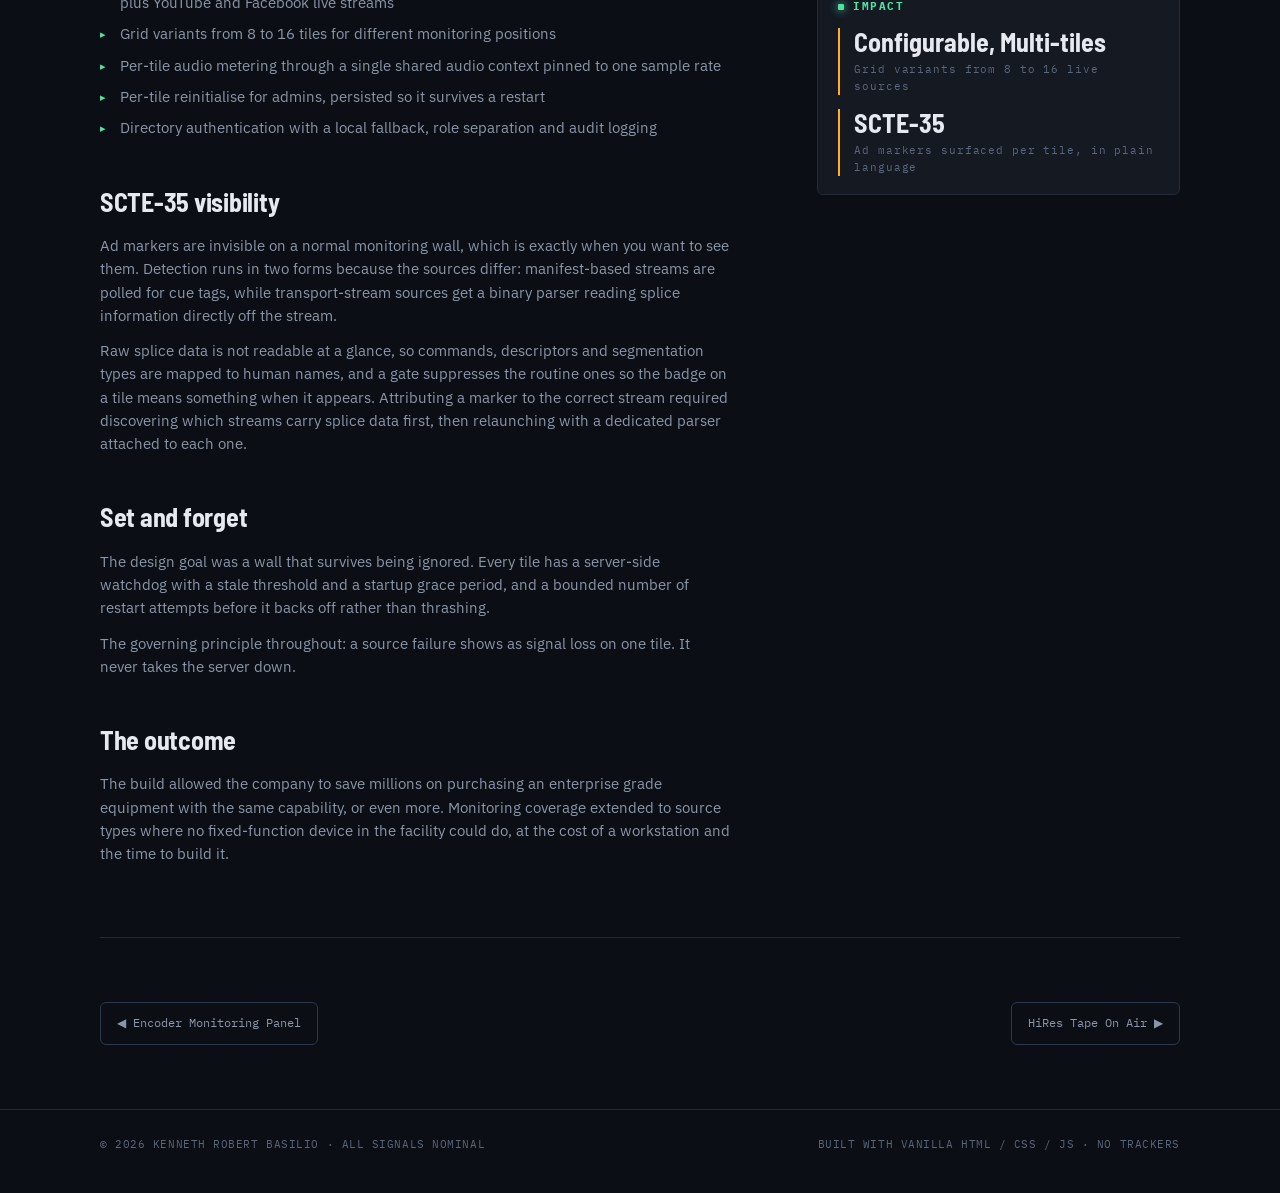
<file: projects/ip-multiviewer.html>
<!DOCTYPE html>
<html lang="en">
<head>
<meta charset="UTF-8" />
<meta name="viewport" content="width=device-width, initial-scale=1.0" />
<title>IP Multiviewer &mdash; Kenneth Robert Basilio</title>
<meta name="description" content="A self-hosted browser multiviewer ingesting IP sources of any transport, transcoding in real time via FFmpeg, with per-tile audio metering and SCTE-35 ad-marker detection." />
<meta name="referrer" content="no-referrer" />

<meta property="og:title" content="IP Multiviewer" />
<meta property="og:description" content="A self-hosted browser multiviewer ingesting IP sources of any transport, transcoding in real time via FFmpeg, with per-tile audio metering and SCTE-35 ad-marker detection." />
<meta property="og:type" content="article" />

<link rel="preconnect" href="https://fonts.googleapis.com" />
<link rel="preconnect" href="https://fonts.gstatic.com" crossorigin />
<link href="https://fonts.googleapis.com/css2?family=Barlow+Semi+Condensed:wght@400;500;600;700&family=IBM+Plex+Mono:wght@400;500;600&family=IBM+Plex+Sans:wght@400;500;600;700&display=swap" rel="stylesheet" />
<link rel="stylesheet" href="../assets/css/project.css" />
</head>
<body>

<header class="rail">
  <div class="rail-in">
    <a class="back" href="../index.html#log">&#9664; Engineering Log</a>
    <span class="rail-id">
      <span class="k">Project</span>
      <span class="v">IP MULTIVIEWER</span>
    </span>
    <!-- PARAM: PROJECT_STATUS — see PARAMETERS.md -->
    <span class="rail-stat">Status <b>In production</b></span>
  </div>
</header>

<main>
  <div class="wrap">
    <div class="phead">
      <span class="kind">Monitoring</span>
      <h1>IP Multiviewer</h1>
      <p class="lede">Sources moved to IP faster than monitoring hardware could follow, and a fixed-function multiviewer costs more than it adapts. This ingests whatever the source speaks, transcodes it live, and puts it on a wall any workstation on the network can open.</p>
      <!-- PARAM: PROJECT_SPEC — see PARAMETERS.md — EDIT: confirm figures -->
      <div class="spec">
        <span><b>Role</b>Sole developer</span>
        <span><b>Built</b>May 2026</span>
        <span><b>Grids</b>8, 12, 15 and 16 tiles</span>
        <span><b>Deployment</b>On-premise</span>
      </div>
    </div>
  </div>

  <div class="wrap">
    <div class="monitor">
      <div class="screen">
        <!-- PARAM: PROJECT_MEDIA — see PARAMETERS.md -->
        <video controls playsinline preload="none" poster="media/ip-multiviewer/demo-poster.jpg">
          <source src="media/ip-multiviewer/demo.mp4" type="video/mp4" />
          Your browser cannot play this video. <a href="media/ip-multiviewer/demo.mp4">Download the demo</a> instead.
        </video>
        <img hidden alt="" />
      </div>
      <div class="bar">
        <span class="src">Demo &mdash; walkthrough</span>
        <span class="tally"><i></i>On air</span>
      </div>

      <div class="strip">
        <a class="thumb" href="media/ip-multiviewer/demo.mp4"
           data-type="video" data-label="Demo — Multiviewer" aria-current="true">
          <span class="play">&#9658; VIDEO</span>
          <img src="media/ip-multiviewer/demo-poster.jpg" alt="" loading="lazy" />
          <span class="cap">Demo — Multiviewer</span>
        </a>
        <a class="thumb" href="media/ip-multiviewer/shot-01.png"
           data-type="image" data-label="16-Tile Monitoring Wall">
          <img src="media/ip-multiviewer/shot-01.png" alt="" loading="lazy" />
          <span class="cap">16 Tile Wall</span>
        </a>
        <a class="thumb" href="media/ip-multiviewer/shot-02.png"
           data-type="image" data-label="15-Tile Monitoring Wall">
          <img src="media/ip-multiviewer/shot-02.png" alt="" loading="lazy" />
          <span class="cap">15 Tile Wall</span>
        </a>
        <a class="thumb" href="media/ip-multiviewer/shot-03.png"
           data-type="image" data-label="12-Tile Monitoring Wall">
          <img src="media/ip-multiviewer/shot-03.png" alt="" loading="lazy" />
          <span class="cap">12 Tile Wall</span>
        </a>
        <a class="thumb" href="media/ip-multiviewer/shot-04.png"
           data-type="image" data-label="8-Tile Monitoring Wall">
          <img src="media/ip-multiviewer/shot-04.png" alt="" loading="lazy" />
          <span class="cap">8 Tile Wall</span>
        </a>
        <a class="thumb" href="media/ip-multiviewer/shot-05.png"
           data-type="image" data-label="SCTE-35 Marker on a Tile">
          <img src="media/ip-multiviewer/shot-05.png" alt="" loading="lazy" />
          <span class="cap">SCTE Badge</span>
        </a>
      </div>
    </div>
  </div>

  <div class="wrap">
    <div class="body-grid">
      <div class="prose">

        <section>
          <h2>The problem</h2>
          <p>When TOC adapted IP sources, purchasing an enterprise grade IP monitoring solution costs millions. Monitoring needed to cover sources that arrive over completely different transports &mdash; multicast off the plant network, contribution feeds over SRT, streams pulled from public platforms.</p>
        </section>

        <section>
          <h2>The build</h2>
          <p>A Node backend spawns and supervises an FFmpeg process per tile, normalises the output, and serves a browser wall that plays it back. Player libraries are served locally rather than from a public CDN, so the wall keeps working on a network with no route out.</p>
          <ul><li>Sources over UDP multicast and unicast, RTP, SRT, RTSP, RTMP and RTMPS, HLS and DASH, plus YouTube and Facebook live streams</li><li>Grid variants from 8 to 16 tiles for different monitoring positions</li><li>Per-tile audio metering through a single shared audio context pinned to one sample rate</li><li>Per-tile reinitialise for admins, persisted so it survives a restart</li><li>Directory authentication with a local fallback, role separation and audit logging</li></ul>
        </section>

        <section>
          <h2>SCTE-35 visibility</h2>
          <p>Ad markers are invisible on a normal monitoring wall, which is exactly when you want to see them. Detection runs in two forms because the sources differ: manifest-based streams are polled for cue tags, while transport-stream sources get a binary parser reading splice information directly off the stream.</p>
          <p>Raw splice data is not readable at a glance, so commands, descriptors and segmentation types are mapped to human names, and a gate suppresses the routine ones so the badge on a tile means something when it appears. Attributing a marker to the correct stream required discovering which streams carry splice data first, then relaunching with a dedicated parser attached to each one.</p>
        </section>

        <section>
          <h2>Set and forget</h2>
          <p>The design goal was a wall that survives being ignored. Every tile has a server-side watchdog with a stale threshold and a startup grace period, and a bounded number of restart attempts before it backs off rather than thrashing.</p>
          <p>The governing principle throughout: a source failure shows as signal loss on one tile. It never takes the server down.</p>
        </section>

        <section>
          <h2>The outcome</h2>
          <!-- EDIT: replace with your real figures before publishing. -->
          <p>The build allowed the company to save millions on purchasing an enterprise grade equipment with the same capability, or even more. Monitoring coverage extended to source types where no fixed-function device in the facility could do, at the cost of a workstation and the time to build it. </p>
        </section>

      </div>

      <aside class="side">
        <div class="panel">
          <h3>Stack</h3>
          <div class="chips">
            <span class="chip">Node.js</span>
            <span class="chip">FFmpeg</span>
            <span class="chip">WebSocket</span>
            <span class="chip">hls.js / dash.js</span>
            <span class="chip">yt-dlp</span>
            <span class="chip">LDAP / AD</span>
          </div>
        </div>

        <div class="panel">
          <h3>At a glance</h3>
          <div class="kv">
            <div><span class="k">Category</span><span class="v">Monitoring</span></div>
            <div><span class="k">Interface</span><span class="v">Browser</span></div>
            <div><span class="k">Transports</span><span class="v">8+ source types</span></div>
            <div><span class="k">Auth</span><span class="v">LDAP + local</span></div>
          </div>
        </div>

        <div class="panel">
          <h3>Impact</h3>
          <!-- EDIT: replace both metrics with your real numbers. -->
          <div class="metric">
            <div class="n">Configurable, Multi-tiles</div>
            <div class="l">Grid variants from 8 to 16 live sources</div>
          </div>
          <div class="metric">
            <div class="n">SCTE-35</div>
            <div class="l">Ad markers surfaced per tile, in plain language</div>
          </div>
        </div>
      </aside>
    </div>

    <!-- PARAM: PROJECT_PAGER — see PARAMETERS.md -->
    <nav class="pager" aria-label="Project navigation">
      <a class="pg" href="encoder-monitor.html">&#9664; Encoder Monitoring Panel</a>
      <a class="pg" href="hires-tape-on-air.html">HiRes Tape On Air &#9654;</a>
    </nav>
  </div>
</main>

<footer>
  <div class="wrap foot-in">
    <span>&copy; <span id="yr"></span> KENNETH ROBERT BASILIO &middot; ALL SIGNALS NOMINAL</span>
    <span class="rt">BUILT WITH VANILLA HTML / CSS / JS &middot; NO TRACKERS</span>
  </div>
</footer>

<div class="lb" hidden>
  <button class="lb-close" type="button">CLOSE &times;</button>
  <img alt="" />
</div>

<script src="../assets/js/project.js"></script>
</body>
</html>
</file>
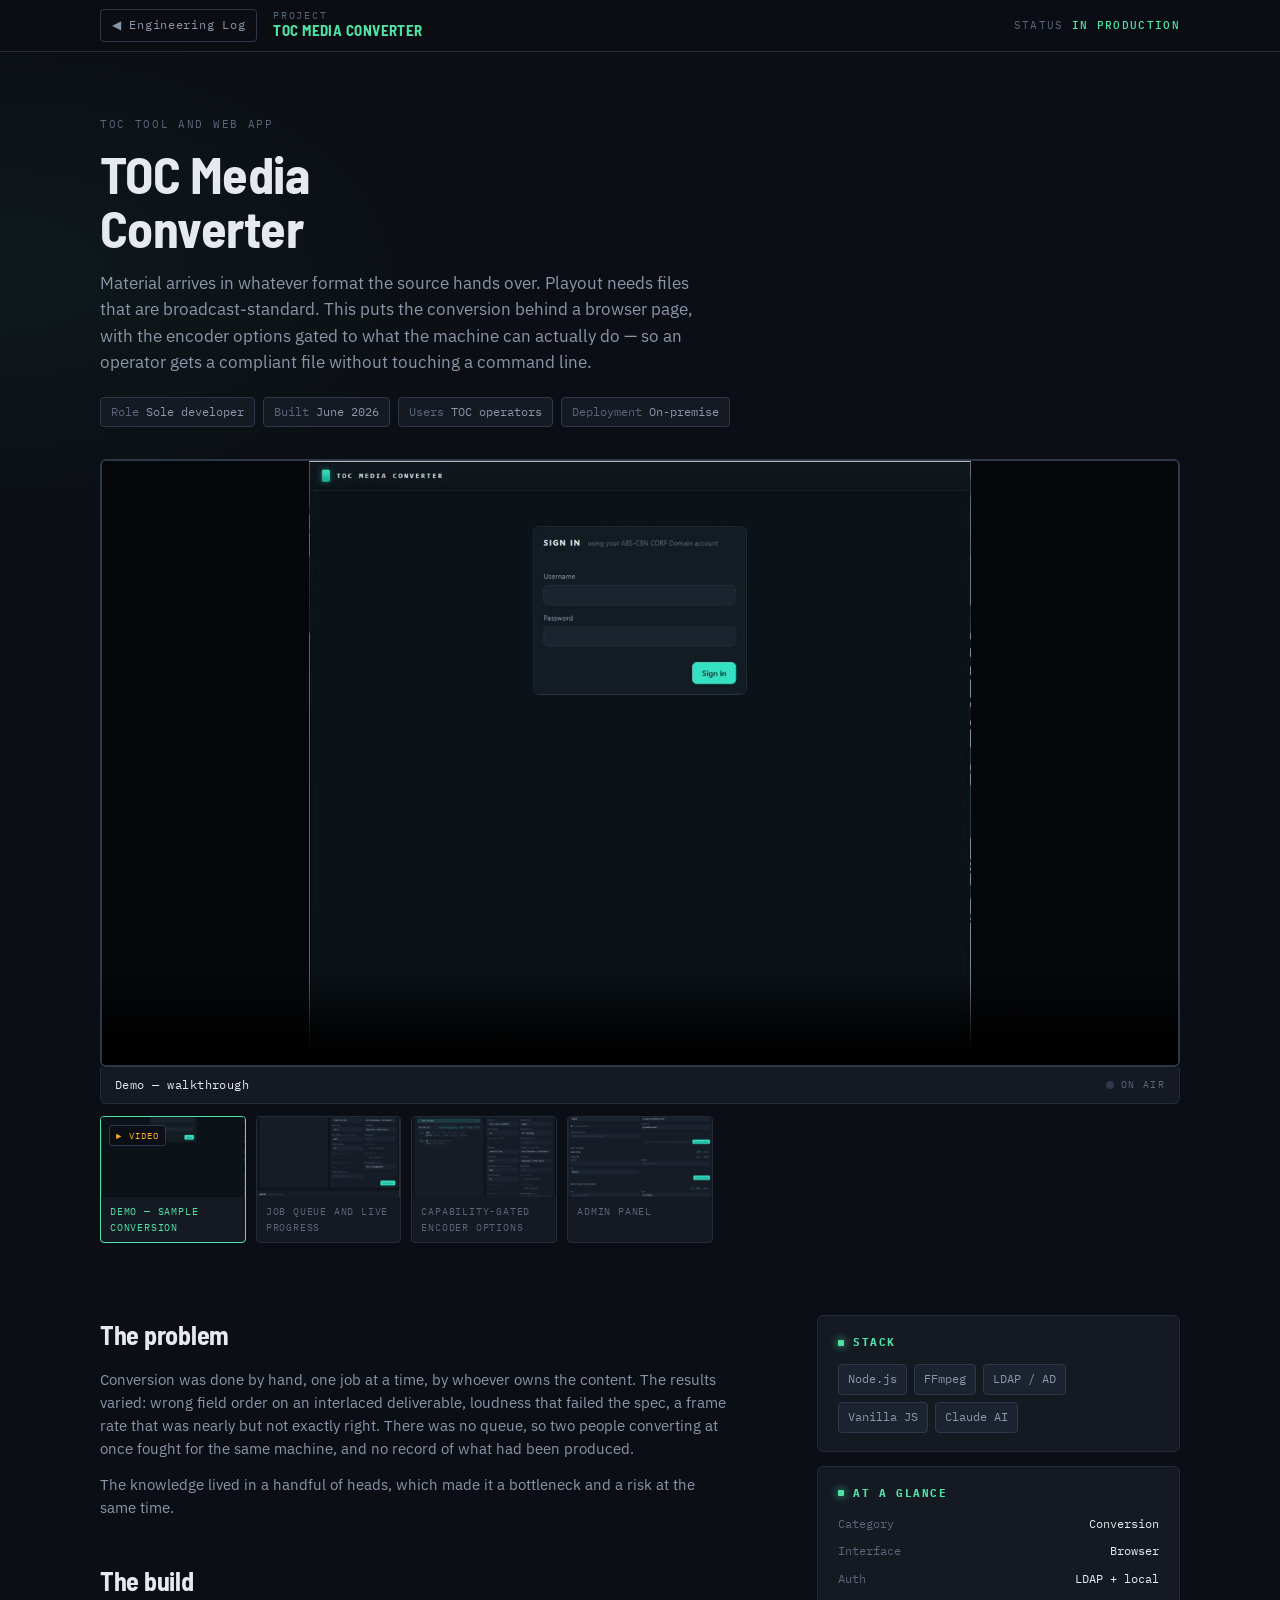
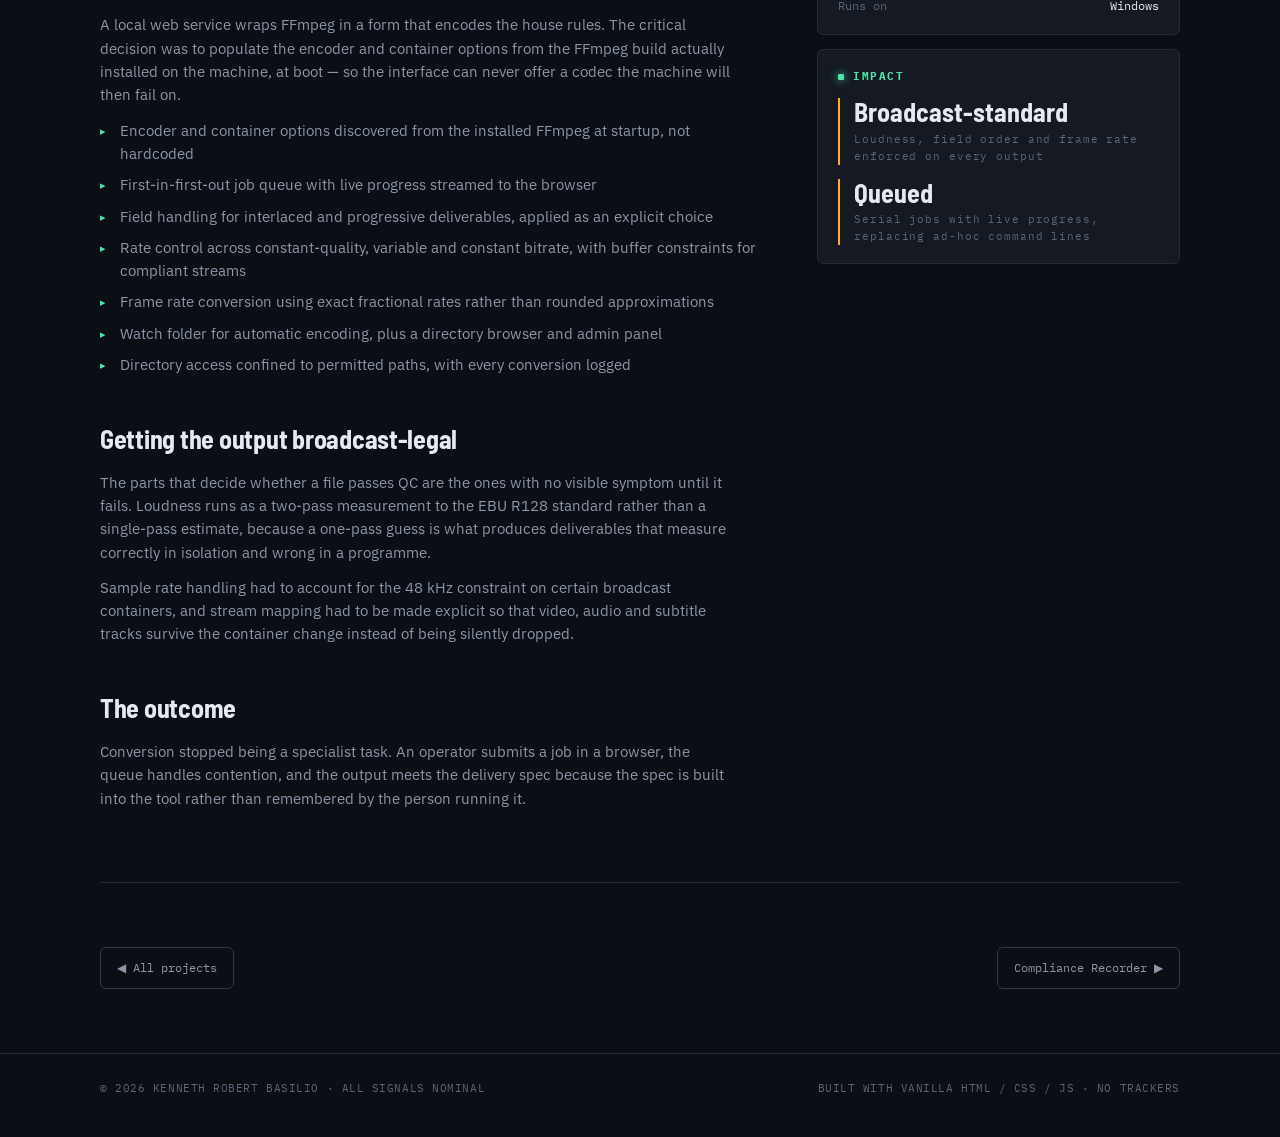
<file: projects/media-converter.html>
<!DOCTYPE html>
<html lang="en">
<head>
<meta charset="UTF-8" />
<meta name="viewport" content="width=device-width, initial-scale=1.0" />
<title>TOC Media Converter &mdash; Kenneth Robert Basilio</title>
<meta name="description" content="A browser-based media conversion service with encoder options gated to what the machine can actually do, EBU R128 loudness normalisation and correct field handling on every output." />
<meta name="referrer" content="no-referrer" />

<meta property="og:title" content="TOC Media Converter" />
<meta property="og:description" content="A browser-based media conversion service with encoder options gated to what the machine can actually do, EBU R128 loudness normalisation and correct field handling on every output." />
<meta property="og:type" content="article" />

<link rel="preconnect" href="https://fonts.googleapis.com" />
<link rel="preconnect" href="https://fonts.gstatic.com" crossorigin />
<link href="https://fonts.googleapis.com/css2?family=Barlow+Semi+Condensed:wght@400;500;600;700&family=IBM+Plex+Mono:wght@400;500;600&family=IBM+Plex+Sans:wght@400;500;600;700&display=swap" rel="stylesheet" />
<link rel="stylesheet" href="../assets/css/project.css" />
</head>
<body>

<header class="rail">
  <div class="rail-in">
    <a class="back" href="../index.html#log">&#9664; Engineering Log</a>
    <span class="rail-id">
      <span class="k">Project</span>
      <span class="v">TOC MEDIA CONVERTER</span>
    </span>
    <!-- PARAM: PROJECT_STATUS — see PARAMETERS.md -->
    <span class="rail-stat">Status <b>In production</b></span>
  </div>
</header>

<main>
  <div class="wrap">
    <div class="phead">
      <span class="kind">TOC Tool and Web App</span>
      <h1>TOC Media<br />Converter</h1>
      <p class="lede">Material arrives in whatever format the source hands over. Playout needs files that are broadcast-standard. This puts the conversion behind a browser page, with the encoder options gated to what the machine can actually do &mdash; so an operator gets a compliant file without touching a command line.</p>
      <!-- PARAM: PROJECT_SPEC — see PARAMETERS.md — EDIT: confirm figures -->
      <div class="spec">
        <span><b>Role</b>Sole developer</span>
        <span><b>Built</b>June 2026</span>
        <span><b>Users</b>TOC operators</span>
        <span><b>Deployment</b>On-premise</span>
      </div>
    </div>
  </div>

  <div class="wrap">
    <div class="monitor">
      <div class="screen">
        <!-- PARAM: PROJECT_MEDIA — see PARAMETERS.md -->
        <video controls playsinline preload="none" poster="media/media-converter/demo-poster.jpg">
          <source src="media/media-converter/demo.mp4" type="video/mp4" />
          Your browser cannot play this video. <a href="media/media-converter/demo.mp4">Download the demo</a> instead.
        </video>
        <img hidden alt="" />
      </div>
      <div class="bar">
        <span class="src">Demo &mdash; walkthrough</span>
        <span class="tally"><i></i>On air</span>
      </div>

      <div class="strip">
        <a class="thumb" href="media/media-converter/demo.mp4"
           data-type="video" data-label="Demo — Sample Conversion" aria-current="true">
          <span class="play">&#9658; VIDEO</span>
          <img src="media/media-converter/demo-poster.jpg" alt="" loading="lazy" />
          <span class="cap">Demo — Sample Conversion</span>
        </a>
        <a class="thumb" href="media/media-converter/shot-01.png"
           data-type="image" data-label="Job Queue and Live Progress">
          <img src="media/media-converter/shot-01.png" alt="" loading="lazy" />
          <span class="cap">Job Queue and Live Progress</span>
        </a>
        <a class="thumb" href="media/media-converter/shot-02.png"
           data-type="image" data-label="Capability-Gated Encoder Options">
          <img src="media/media-converter/shot-02.png" alt="" loading="lazy" />
          <span class="cap">Capability-Gated Encoder Options</span>
        </a>
        <a class="thumb" href="media/media-converter/shot-03.png"
           data-type="image" data-label="Admin Panel">
          <img src="media/media-converter/shot-03.png" alt="" loading="lazy" />
          <span class="cap">Admin Panel</span>
        </a>
      </div>
    </div>
  </div>

  <div class="wrap">
    <div class="body-grid">
      <div class="prose">

        <section>
          <h2>The problem</h2>
          <p>Conversion was done by hand, one job at a time, by whoever owns the content. The results varied: wrong field order on an interlaced deliverable, loudness that failed the spec, a frame rate that was nearly but not exactly right. There was no queue, so two people converting at once fought for the same machine, and no record of what had been produced.</p>
          <p>The knowledge lived in a handful of heads, which made it a bottleneck and a risk at the same time.</p>
        </section>

        <section>
          <h2>The build</h2>
          <p>A local web service wraps FFmpeg in a form that encodes the house rules. The critical decision was to populate the encoder and container options from the FFmpeg build actually installed on the machine, at boot &mdash; so the interface can never offer a codec the machine will then fail on.</p>
          <ul><li>Encoder and container options discovered from the installed FFmpeg at startup, not hardcoded</li><li>First-in-first-out job queue with live progress streamed to the browser</li><li>Field handling for interlaced and progressive deliverables, applied as an explicit choice</li><li>Rate control across constant-quality, variable and constant bitrate, with buffer constraints for compliant streams</li><li>Frame rate conversion using exact fractional rates rather than rounded approximations</li><li>Watch folder for automatic encoding, plus a directory browser and admin panel</li><li>Directory access confined to permitted paths, with every conversion logged</li></ul>
        </section>

        <section>
          <h2>Getting the output broadcast-legal</h2>
          <p>The parts that decide whether a file passes QC are the ones with no visible symptom until it fails. Loudness runs as a two-pass measurement to the EBU R128 standard rather than a single-pass estimate, because a one-pass guess is what produces deliverables that measure correctly in isolation and wrong in a programme.</p>
          <p>Sample rate handling had to account for the 48 kHz constraint on certain broadcast containers, and stream mapping had to be made explicit so that video, audio and subtitle tracks survive the container change instead of being silently dropped.</p>
        </section>

        <section>
          <h2>The outcome</h2>
          <!-- EDIT: replace with your real figures before publishing. -->
          <p>Conversion stopped being a specialist task. An operator submits a job in a browser, the queue handles contention, and the output meets the delivery spec because the spec is built into the tool rather than remembered by the person running it.</p>
        </section>

      </div>

      <aside class="side">
        <div class="panel">
          <h3>Stack</h3>
          <div class="chips">
            <span class="chip">Node.js</span>
            <span class="chip">FFmpeg</span>
            <span class="chip">LDAP / AD</span>
            <span class="chip">Vanilla JS</span>
            <span class="chip">Claude AI</span>
          </div>
        </div>

        <div class="panel">
          <h3>At a glance</h3>
          <div class="kv">
            <div><span class="k">Category</span><span class="v">Conversion</span></div>
            <div><span class="k">Interface</span><span class="v">Browser</span></div>
            <div><span class="k">Auth</span><span class="v">LDAP + local</span></div>
            <div><span class="k">Runs on</span><span class="v">Windows</span></div>
          </div>
        </div>

        <div class="panel">
          <h3>Impact</h3>
          <!-- EDIT: replace both metrics with your real numbers. -->
          <div class="metric">
            <div class="n">Broadcast-standard</div>
            <div class="l">Loudness, field order and frame rate enforced on every output</div>
          </div>
          <div class="metric">
            <div class="n">Queued</div>
            <div class="l">Serial jobs with live progress, replacing ad-hoc command lines</div>
          </div>
        </div>
      </aside>
    </div>

    <!-- PARAM: PROJECT_PAGER — see PARAMETERS.md -->
    <nav class="pager" aria-label="Project navigation">
      <a class="pg" href="../index.html#log">&#9664; All projects</a>
      <a class="pg" href="compliance-recorder.html">Compliance Recorder &#9654;</a>
    </nav>
  </div>
</main>

<footer>
  <div class="wrap foot-in">
    <span>&copy; <span id="yr"></span> KENNETH ROBERT BASILIO &middot; ALL SIGNALS NOMINAL</span>
    <span class="rt">BUILT WITH VANILLA HTML / CSS / JS &middot; NO TRACKERS</span>
  </div>
</footer>

<div class="lb" hidden>
  <button class="lb-close" type="button">CLOSE &times;</button>
  <img alt="" />
</div>

<script src="../assets/js/project.js"></script>
</body>
</html>
</file>
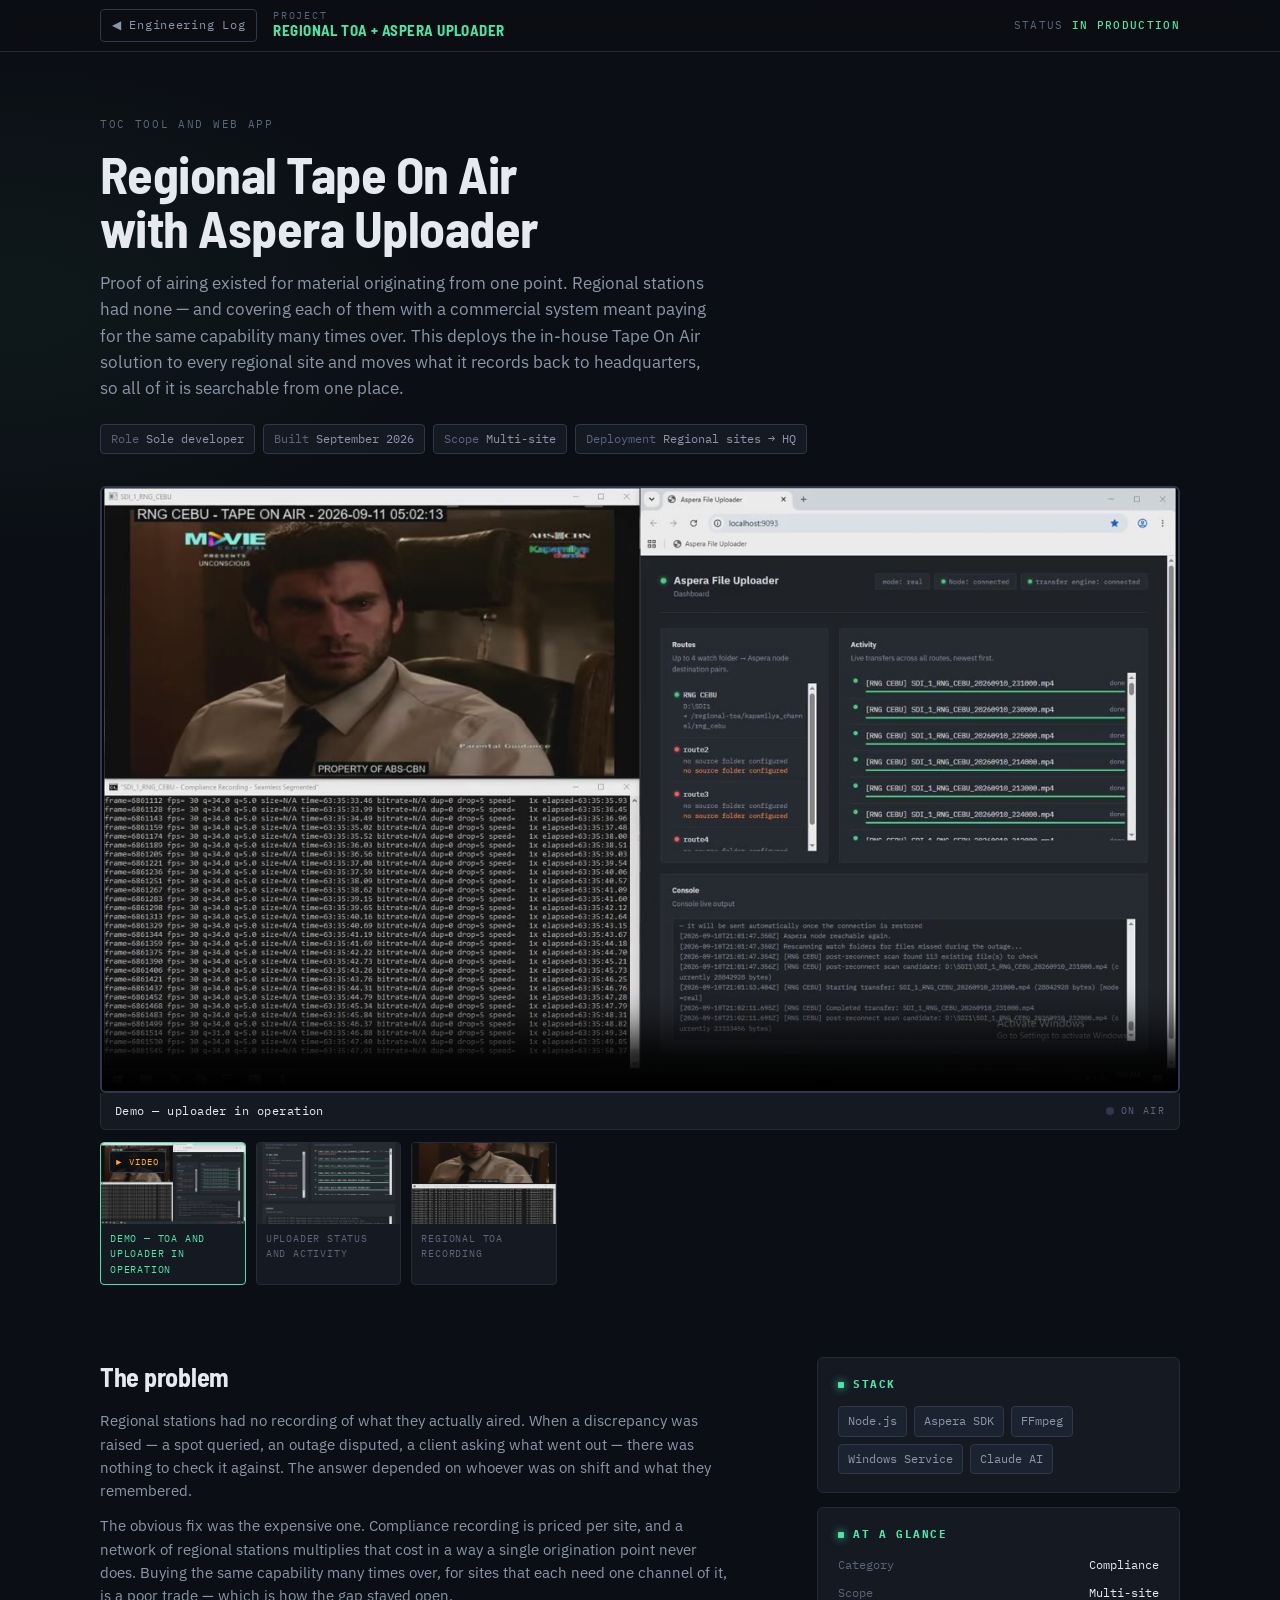
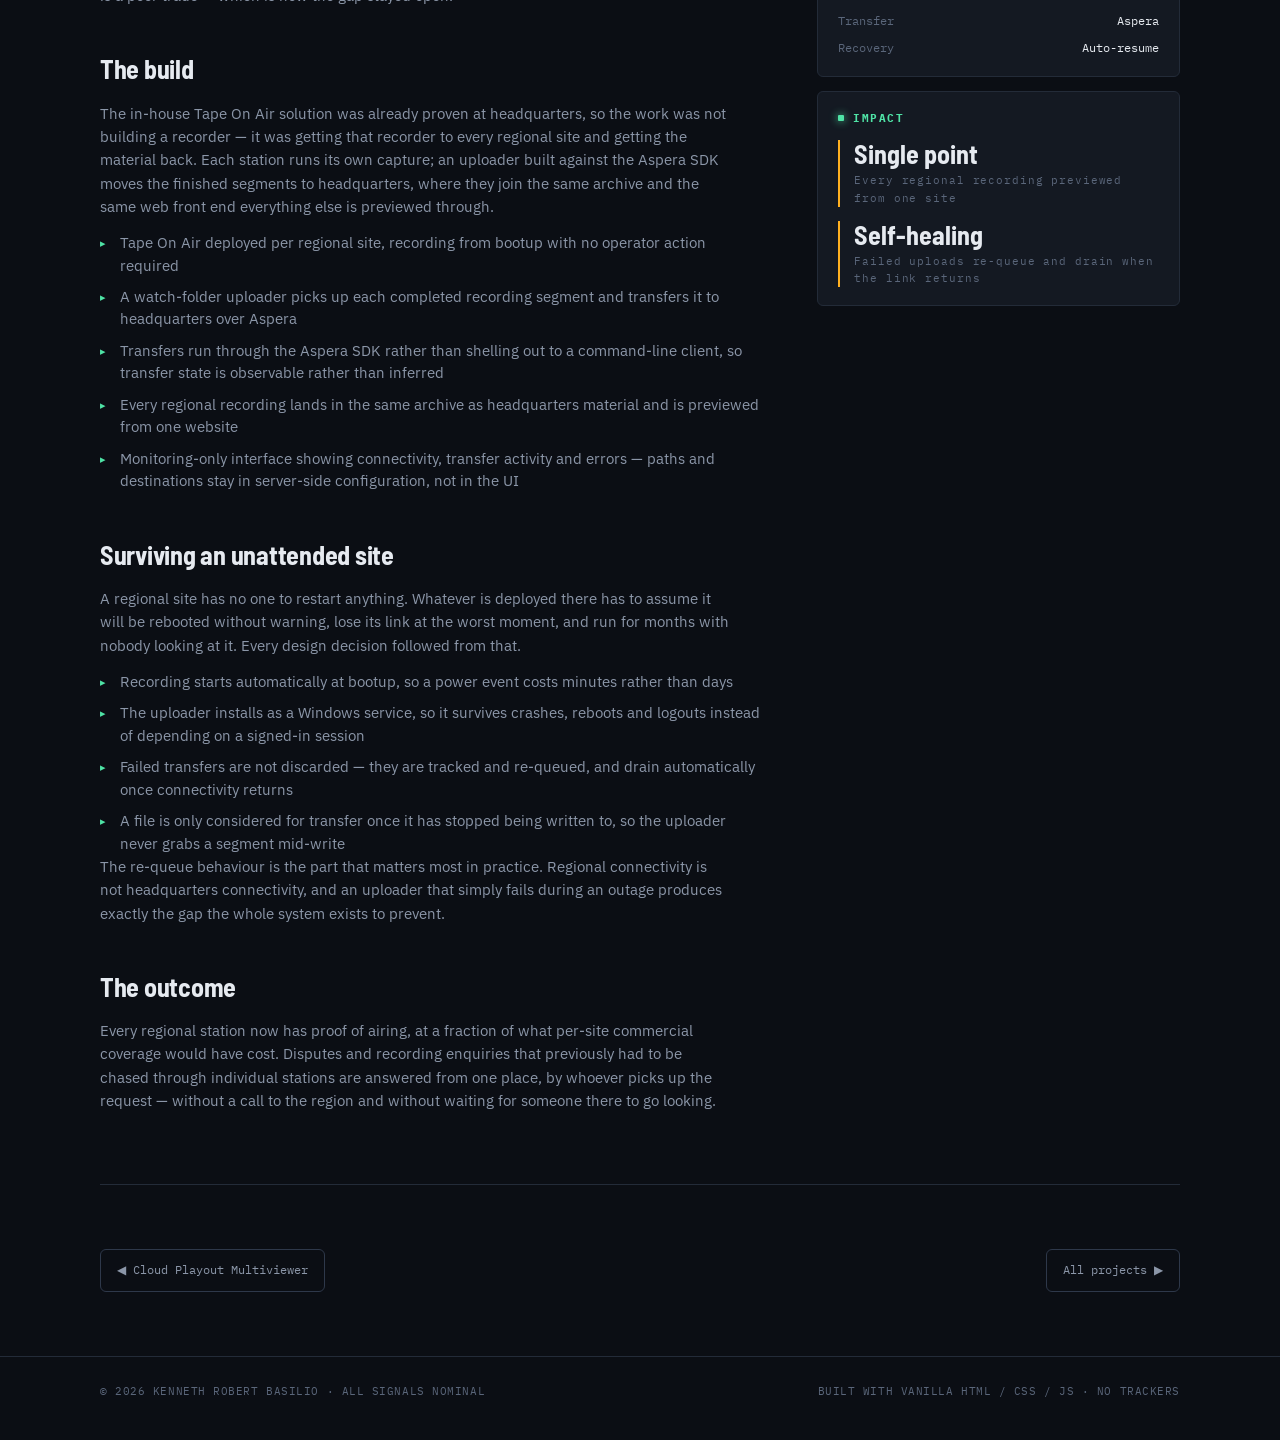
<file: projects/rng-toa-aspera-uploader.html>
<!DOCTYPE html>
<html lang="en">
<head>
<meta charset="UTF-8" />
<meta name="viewport" content="width=device-width, initial-scale=1.0" />
<title>Regional Tape On Air with Aspera Uploader &mdash; Kenneth Robert Basilio</title>
<meta name="description" content="Tape On Air deployed across regional stations, with an Aspera-based uploader that consolidates every regional recording into one searchable archive at headquarters." />
<meta name="referrer" content="no-referrer" />

<meta property="og:title" content="Regional Tape On Air with Aspera Uploader" />
<meta property="og:description" content="Proof of airing for regional stations, consolidated into a single archive through a self-healing Aspera uploader." />
<meta property="og:type" content="article" />

<link rel="preconnect" href="https://fonts.googleapis.com" />
<link rel="preconnect" href="https://fonts.gstatic.com" crossorigin />
<link href="https://fonts.googleapis.com/css2?family=Barlow+Semi+Condensed:wght@400;500;600;700&family=IBM+Plex+Mono:wght@400;500;600&family=IBM+Plex+Sans:wght@400;500;600;700&display=swap" rel="stylesheet" />
<link rel="stylesheet" href="../assets/css/project.css" />
</head>
<body>

<header class="rail">
  <div class="rail-in">
    <a class="back" href="../index.html#log">&#9664; Engineering Log</a>
    <span class="rail-id">
      <span class="k">Project</span>
      <span class="v">REGIONAL TOA + ASPERA UPLOADER</span>
    </span>
    <!-- PARAM: PROJECT_STATUS — see PARAMETERS.md -->
    <span class="rail-stat">Status <b>In production</b></span>
  </div>
</header>

<main>
  <div class="wrap">
    <div class="phead">
      <span class="kind">TOC Tool and Web App</span>
      <h1>Regional Tape On Air<br />with Aspera Uploader</h1>
      <p class="lede">Proof of airing existed for material originating from one point. Regional stations had none &mdash; and covering each of them with a commercial system meant paying for the same capability many times over. This deploys the in-house Tape On Air solution to every regional site and moves what it records back to headquarters, so all of it is searchable from one place.</p>
      <!-- PARAM: PROJECT_SPEC — see PARAMETERS.md — EDIT: confirm figures -->
      <div class="spec">
        <span><b>Role</b>Sole developer</span>
        <span><b>Built</b>September 2026</span>
        <span><b>Scope</b>Multi-site</span>
        <span><b>Deployment</b>Regional sites &rarr; HQ</span>
      </div>
    </div>
  </div>

  <div class="wrap">
    <div class="monitor">
      <div class="screen">
        <!-- PARAM: PROJECT_MEDIA — see PARAMETERS.md -->
        <video controls playsinline preload="none" poster="media/rng-toa-aspera-uploader/demo-poster.jpg">
          <source src="media/rng-toa-aspera-uploader/demo.mp4" type="video/mp4" />
          Your browser cannot play this video. <a href="media/rng-toa-aspera-uploader/demo.mp4">Download the demo</a> instead.
        </video>
        <img hidden alt="" />
      </div>
      <div class="bar">
        <span class="src">Demo &mdash; uploader in operation</span>
        <span class="tally"><i></i>On air</span>
      </div>

      <div class="strip">
        <a class="thumb" href="media/rng-toa-aspera-uploader/demo.mp4"
           data-type="video" data-poster="media/rng-toa-aspera-uploader/demo-poster.jpg"
           data-label="Demo — TOA and Uploader in Operation" aria-current="true">
          <span class="play">&#9658; VIDEO</span>
          <img src="media/rng-toa-aspera-uploader/demo-poster.jpg" alt="" loading="lazy" />
          <span class="cap">Demo — TOA and Uploader in Operation</span>
        </a>
        <a class="thumb" href="media/rng-toa-aspera-uploader/shot-01.png"
           data-type="image" data-label="Uploader Status and Activity">
          <img src="media/rng-toa-aspera-uploader/shot-01.png" alt="" loading="lazy" />
          <span class="cap">Uploader Status and Activity</span>
        </a>
        <a class="thumb" href="media/rng-toa-aspera-uploader/shot-02.png"
           data-type="image" data-label="Regional TOA Recording">
          <img src="media/rng-toa-aspera-uploader/shot-02.png" alt="" loading="lazy" />
          <span class="cap">Regional TOA Recording</span>
        </a>
      </div>
    </div>
  </div>

  <div class="wrap">
    <div class="body-grid">
      <div class="prose">

        <section>
          <h2>The problem</h2>
          <p>Regional stations had no recording of what they actually aired. When a discrepancy was raised &mdash; a spot queried, an outage disputed, a client asking what went out &mdash; there was nothing to check it against. The answer depended on whoever was on shift and what they remembered.</p>
          <p>The obvious fix was the expensive one. Compliance recording is priced per site, and a network of regional stations multiplies that cost in a way a single origination point never does. Buying the same capability many times over, for sites that each need one channel of it, is a poor trade &mdash; which is how the gap stayed open.</p>
        </section>

        <section>
          <h2>The build</h2>
          <p>The in-house Tape On Air solution was already proven at headquarters, so the work was not building a recorder &mdash; it was getting that recorder to every regional site and getting the material back. Each station runs its own capture; an uploader built against the Aspera SDK moves the finished segments to headquarters, where they join the same archive and the same web front end everything else is previewed through.</p>
          <ul>
            <li>Tape On Air deployed per regional site, recording from bootup with no operator action required</li>
            <li>A watch-folder uploader picks up each completed recording segment and transfers it to headquarters over Aspera</li>
            <li>Transfers run through the Aspera SDK rather than shelling out to a command-line client, so transfer state is observable rather than inferred</li>
            <li>Every regional recording lands in the same archive as headquarters material and is previewed from one website</li>
            <li>Monitoring-only interface showing connectivity, transfer activity and errors &mdash; paths and destinations stay in server-side configuration, not in the UI</li>
          </ul>
        </section>

        <section>
          <h2>Surviving an unattended site</h2>
          <p>A regional site has no one to restart anything. Whatever is deployed there has to assume it will be rebooted without warning, lose its link at the worst moment, and run for months with nobody looking at it. Every design decision followed from that.</p>
          <ul>
            <li>Recording starts automatically at bootup, so a power event costs minutes rather than days</li>
            <li>The uploader installs as a Windows service, so it survives crashes, reboots and logouts instead of depending on a signed-in session</li>
            <li>Failed transfers are not discarded &mdash; they are tracked and re-queued, and drain automatically once connectivity returns</li>
            <li>A file is only considered for transfer once it has stopped being written to, so the uploader never grabs a segment mid-write</li>
          </ul>
          <p>The re-queue behaviour is the part that matters most in practice. Regional connectivity is not headquarters connectivity, and an uploader that simply fails during an outage produces exactly the gap the whole system exists to prevent.</p>
        </section>

        <section>
          <h2>The outcome</h2>
          <!-- EDIT: replace with your real figures before publishing. -->
          <p>Every regional station now has proof of airing, at a fraction of what per-site commercial coverage would have cost. Disputes and recording enquiries that previously had to be chased through individual stations are answered from one place, by whoever picks up the request &mdash; without a call to the region and without waiting for someone there to go looking.</p>
        </section>

      </div>

      <aside class="side">
        <div class="panel">
          <h3>Stack</h3>
          <div class="chips">
            <span class="chip">Node.js</span>
            <span class="chip">Aspera SDK</span>
            <span class="chip">FFmpeg</span>
            <span class="chip">Windows Service</span>
            <span class="chip">Claude AI</span>
          </div>
        </div>

        <div class="panel">
          <h3>At a glance</h3>
          <div class="kv">
            <div><span class="k">Category</span><span class="v">Compliance</span></div>
            <div><span class="k">Scope</span><span class="v">Multi-site</span></div>
            <div><span class="k">Transfer</span><span class="v">Aspera</span></div>
            <div><span class="k">Recovery</span><span class="v">Auto-resume</span></div>
          </div>
        </div>

        <div class="panel">
          <h3>Impact</h3>
          <!-- EDIT: replace both metrics with your real numbers. -->
          <div class="metric">
            <div class="n">Single point</div>
            <div class="l">Every regional recording previewed from one site</div>
          </div>
          <div class="metric">
            <div class="n">Self-healing</div>
            <div class="l">Failed uploads re-queue and drain when the link returns</div>
          </div>
        </div>
      </aside>
    </div>

    <!-- PARAM: PROJECT_PAGER — see PARAMETERS.md -->
    <nav class="pager" aria-label="Project navigation">
      <a class="pg" href="cloud-multiviewer.html">&#9664; Cloud Playout Multiviewer</a>
      <a class="pg" href="../index.html#log">All projects &#9654;</a>
    </nav>
  </div>
</main>

<footer>
  <div class="wrap foot-in">
    <span>&copy; <span id="yr"></span> KENNETH ROBERT BASILIO &middot; ALL SIGNALS NOMINAL</span>
    <span class="rt">BUILT WITH VANILLA HTML / CSS / JS &middot; NO TRACKERS</span>
  </div>
</footer>

<div class="lb" hidden>
  <button class="lb-close" type="button">CLOSE &times;</button>
  <img alt="" />
</div>

<script src="../assets/js/project.js"></script>
</body>
</html>
</file>
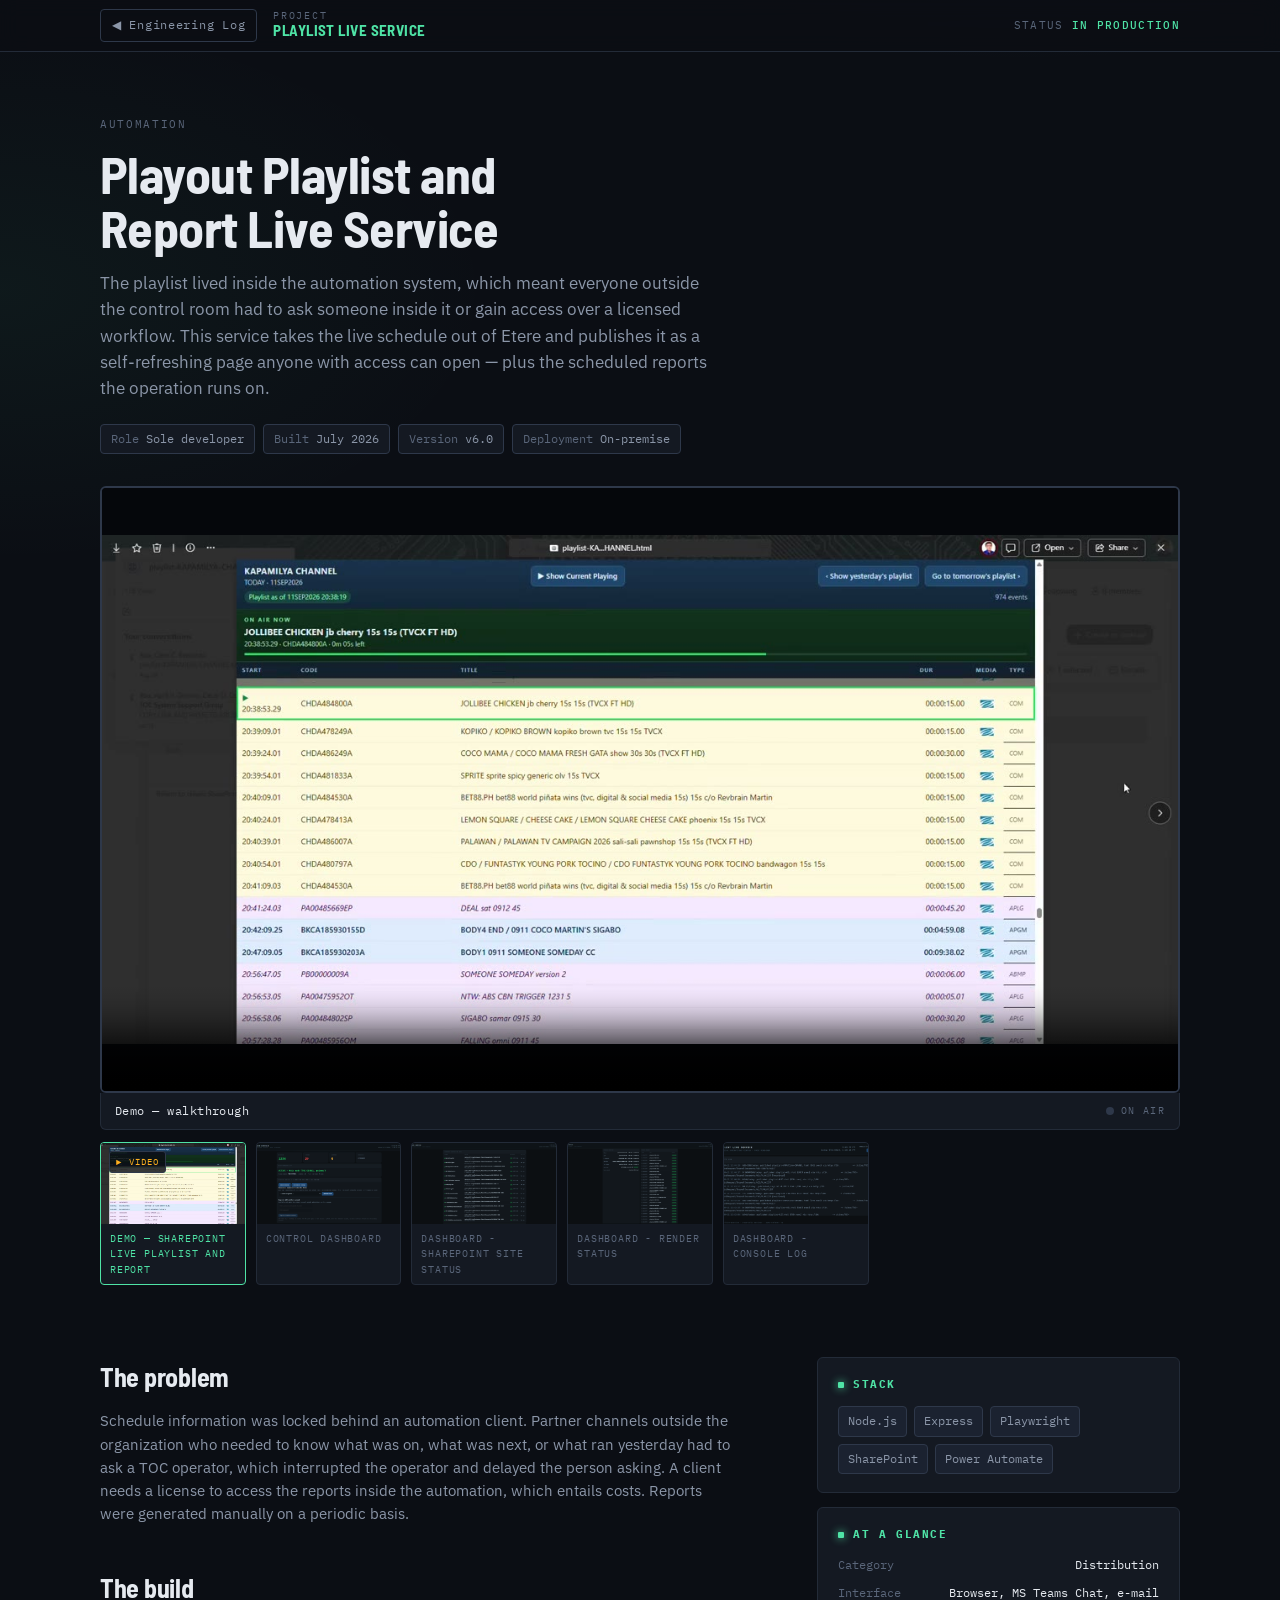
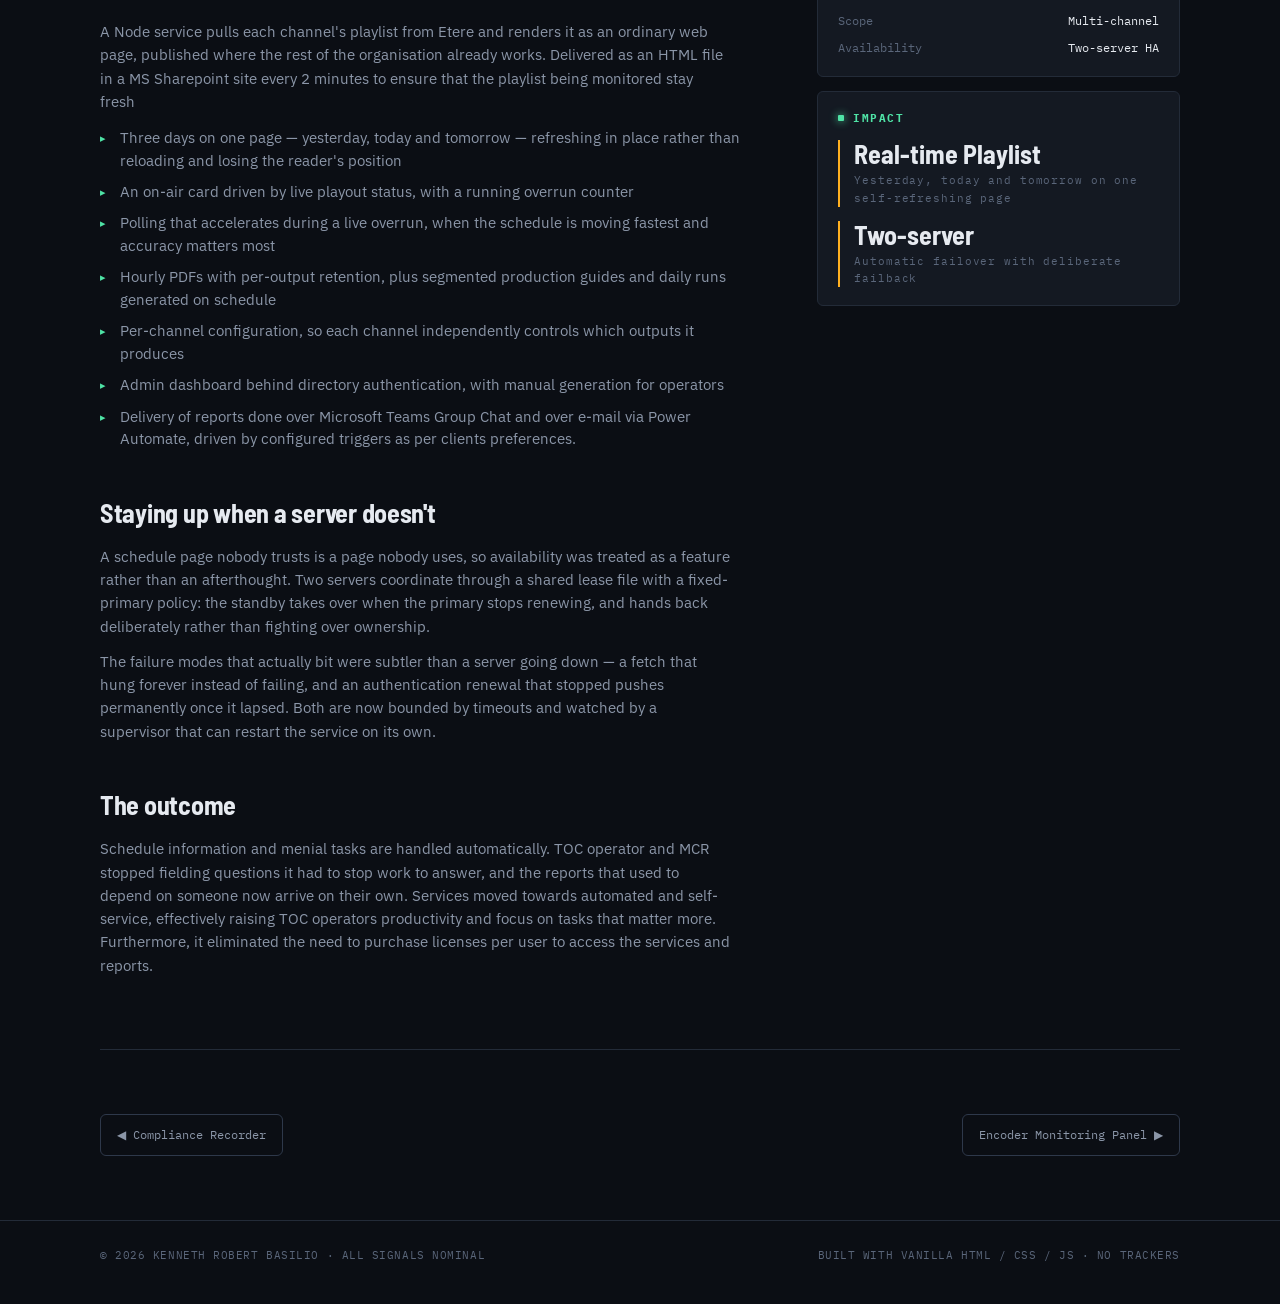
<file: projects/teams-chatbot.html>
<!DOCTYPE html>
<html lang="en">
<head>
<meta charset="UTF-8" />
<meta name="viewport" content="width=device-width, initial-scale=1.0" />
<title>Playout Playlist and Report Live Service &mdash; Kenneth Robert Basilio</title>
<meta name="description" content="Publishes live playout playlists and scheduled reports out of the broadcast automation system as self-refreshing pages, with two-server high availability." />
<meta name="referrer" content="no-referrer" />

<meta property="og:title" content="Playout Playlist and Report Live Service" />
<meta property="og:description" content="Publishes live playout playlists and scheduled reports out of the broadcast automation system as self-refreshing pages, with two-server high availability." />
<meta property="og:type" content="article" />

<link rel="preconnect" href="https://fonts.googleapis.com" />
<link rel="preconnect" href="https://fonts.gstatic.com" crossorigin />
<link href="https://fonts.googleapis.com/css2?family=Barlow+Semi+Condensed:wght@400;500;600;700&family=IBM+Plex+Mono:wght@400;500;600&family=IBM+Plex+Sans:wght@400;500;600;700&display=swap" rel="stylesheet" />
<link rel="stylesheet" href="../assets/css/project.css" />
</head>
<body>

<header class="rail">
  <div class="rail-in">
    <a class="back" href="../index.html#log">&#9664; Engineering Log</a>
    <span class="rail-id">
      <span class="k">Project</span>
      <span class="v">PLAYLIST LIVE SERVICE</span>
    </span>
    <!-- PARAM: PROJECT_STATUS — see PARAMETERS.md -->
    <span class="rail-stat">Status <b>In production</b></span>
  </div>
</header>

<main>
  <div class="wrap">
    <div class="phead">
      <span class="kind">Automation</span>
      <h1>Playout Playlist and<br />Report Live Service</h1>
      <p class="lede">The playlist lived inside the automation system, which meant everyone outside the control room had to ask someone inside it or gain access over a licensed workflow. This service takes the live schedule out of Etere and publishes it as a self-refreshing page anyone with access can open &mdash; plus the scheduled reports the operation runs on.</p>
      <!-- PARAM: PROJECT_SPEC — see PARAMETERS.md — EDIT: confirm figures -->
      <div class="spec">
        <span><b>Role</b>Sole developer</span>
        <span><b>Built</b>July 2026</span>
        <span><b>Version</b>v6.0</span>
        <span><b>Deployment</b>On-premise</span>
      </div>
    </div>
  </div>

  <div class="wrap">
    <div class="monitor">
      <div class="screen">
        <!-- PARAM: PROJECT_MEDIA — see PARAMETERS.md -->
        <video controls playsinline preload="none" poster="media/teams-chatbot/demo-poster.jpg">
          <source src="media/teams-chatbot/demo.mp4" type="video/mp4" />
          Your browser cannot play this video. <a href="media/teams-chatbot/demo.mp4">Download the demo</a> instead.
        </video>
        <img hidden alt="" />
      </div>
      <div class="bar">
        <span class="src">Demo &mdash; walkthrough</span>
        <span class="tally"><i></i>On air</span>
      </div>

      <div class="strip">
        <a class="thumb" href="media/teams-chatbot/demo.mp4"
           data-type="video" data-label="Demo — Sharepoint Live Playlist and Report" aria-current="true">
          <span class="play">&#9658; VIDEO</span>
          <img src="media/teams-chatbot/demo-poster.jpg" alt="" loading="lazy" />
          <span class="cap">Demo — Sharepoint Live Playlist and Report</span>
        </a>
        <a class="thumb" href="media/teams-chatbot/shot-01.png"
           data-type="image" data-label="Control Dashboard">
          <img src="media/teams-chatbot/shot-01.png" alt="" loading="lazy" />
          <span class="cap">Control Dashboard</span>
        </a>
        <a class="thumb" href="media/teams-chatbot/shot-02.png"
           data-type="image" data-label="Dashboard - Sharepoint Site Status">
          <img src="media/teams-chatbot/shot-02.png" alt="" loading="lazy" />
          <span class="cap">Dashboard - Sharepoint Site Status</span>
        </a>
        <a class="thumb" href="media/teams-chatbot/shot-03.png"
           data-type="image" data-label="Dashboard - Render Status">
          <img src="media/teams-chatbot/shot-03.png" alt="" loading="lazy" />
          <span class="cap">Dashboard - Render Status</span>
        </a>
        <a class="thumb" href="media/teams-chatbot/shot-04.png"
           data-type="image" data-label="Dashboard - Console Log">
          <img src="media/teams-chatbot/shot-04.png" alt="" loading="lazy" />
          <span class="cap">Dashboard - Console Log</span>
        </a>        
      </div>
    </div>
  </div>

  <div class="wrap">
    <div class="body-grid">
      <div class="prose">

        <section>
          <h2>The problem</h2>
          <p>Schedule information was locked behind an automation client. Partner channels outside the organization who needed to know what was on, what was next, or what ran yesterday had to ask a TOC operator, which interrupted the operator and delayed the person asking. A client needs a license to access the reports inside the automation, which entails costs. Reports were generated manually on a periodic basis.</p>
        </section>

        <section>
          <h2>The build</h2>
          <p>A Node service pulls each channel's playlist from Etere and renders it as an ordinary web page, published where the rest of the organisation already works. Delivered as an HTML file in a MS Sharepoint site every 2 minutes to ensure that the playlist being monitored stay fresh</p>
          <ul><li>Three days on one page &mdash; yesterday, today and tomorrow &mdash; refreshing in place rather than reloading and losing the reader's position</li><li>An on-air card driven by live playout status, with a running overrun counter</li><li>Polling that accelerates during a live overrun, when the schedule is moving fastest and accuracy matters most</li><li>Hourly PDFs with per-output retention, plus segmented production guides and daily runs generated on schedule</li><li>Per-channel configuration, so each channel independently controls which outputs it produces</li><li>Admin dashboard behind directory authentication, with manual generation for operators</li><li>Delivery of reports done over Microsoft Teams Group Chat and over e-mail via Power Automate, driven by configured triggers as per clients preferences.</li></ul>
        </section>

        <section>
          <h2>Staying up when a server doesn't</h2>
          <p>A schedule page nobody trusts is a page nobody uses, so availability was treated as a feature rather than an afterthought. Two servers coordinate through a shared lease file with a fixed-primary policy: the standby takes over when the primary stops renewing, and hands back deliberately rather than fighting over ownership.</p>
          <p>The failure modes that actually bit were subtler than a server going down &mdash; a fetch that hung forever instead of failing, and an authentication renewal that stopped pushes permanently once it lapsed. Both are now bounded by timeouts and watched by a supervisor that can restart the service on its own.</p>
        </section>

        <section>
          <h2>The outcome</h2>
          <!-- EDIT: replace with your real figures before publishing. -->
          <p>Schedule information and menial tasks are handled automatically. TOC operator and MCR stopped fielding questions it had to stop work to answer, and the reports that used to depend on someone now arrive on their own. Services moved towards automated and self-service, effectively raising TOC operators productivity and focus on tasks that matter more. Furthermore, it eliminated the need to purchase licenses per user to access the services and reports.</p>
        </section>

      </div>

      <aside class="side">
        <div class="panel">
          <h3>Stack</h3>
          <div class="chips">
            <span class="chip">Node.js</span>
            <span class="chip">Express</span>
            <span class="chip">Playwright</span>
            <span class="chip">SharePoint</span>
            <span class="chip">Power Automate</span>
          </div>
        </div>

        <div class="panel">
          <h3>At a glance</h3>
          <div class="kv">
            <div><span class="k">Category</span><span class="v">Distribution</span></div>
            <div><span class="k">Interface</span><span class="v">Browser, MS Teams Chat, e-mail</span></div>
            <div><span class="k">Scope</span><span class="v">Multi-channel</span></div>
            <div><span class="k">Availability</span><span class="v">Two-server HA</span></div>
          </div>
        </div>

        <div class="panel">
          <h3>Impact</h3>
          <!-- EDIT: replace both metrics with your real numbers. -->
          <div class="metric">
            <div class="n">Real-time Playlist</div>
            <div class="l">Yesterday, today and tomorrow on one self-refreshing page</div>
          </div>
          <div class="metric">
            <div class="n">Two-server</div>
            <div class="l">Automatic failover with deliberate failback</div>
          </div>
        </div>
      </aside>
    </div>

    <!-- PARAM: PROJECT_PAGER — see PARAMETERS.md -->
    <nav class="pager" aria-label="Project navigation">
      <a class="pg" href="compliance-recorder.html">&#9664; Compliance Recorder</a>
      <a class="pg" href="encoder-monitor.html">Encoder Monitoring Panel &#9654;</a>
    </nav>
  </div>
</main>

<footer>
  <div class="wrap foot-in">
    <span>&copy; <span id="yr"></span> KENNETH ROBERT BASILIO &middot; ALL SIGNALS NOMINAL</span>
    <span class="rt">BUILT WITH VANILLA HTML / CSS / JS &middot; NO TRACKERS</span>
  </div>
</footer>

<div class="lb" hidden>
  <button class="lb-close" type="button">CLOSE &times;</button>
  <img alt="" />
</div>

<script src="../assets/js/project.js"></script>
</body>
</html>
</file>
<file: assets/css/project.css>
/* =========================================================
   project.css — shared stylesheet for all projects/*.html
   Tokens mirror index.html exactly. Do not fork the palette.
   ========================================================= */

:root{
  --void:#0B0E14;
  --panel:#141922;
  --panel-2:#1B2230;
  --line:#232B38;
  --line-soft:#2E384A;
  --ink:#E6EAF0;
  --ink-dim:#8B96A8;
  --ink-faint:#5A667A;
  --tally:#FF3B30;
  --signal:#4FE3A6;
  --amber:#FFB020;
  --cyan:#38BDF8;
  --r:6px;
  --maxw:1160px;
  --disp:'Bahnschrift','DIN Alternate','Barlow Semi Condensed',system-ui,sans-serif;
  --body:'IBM Plex Sans',system-ui,sans-serif;
  --mono:'IBM Plex Mono',ui-monospace,monospace;
}

*{box-sizing:border-box;margin:0;padding:0}
html{scroll-behavior:smooth}
body{
  font-family:var(--body);
  background:
    radial-gradient(1200px 600px at 80% -10%, rgba(56,189,248,.06), transparent 60%),
    radial-gradient(900px 500px at 0% 10%, rgba(79,227,166,.05), transparent 55%),
    var(--void);
  color:var(--ink);
  line-height:1.55;
  -webkit-font-smoothing:antialiased;
  overflow-x:hidden;
}
a{color:var(--cyan);text-decoration:none}
a:hover{text-decoration:underline}
:focus-visible{outline:2px solid var(--signal);outline-offset:2px}
img,video{display:block;max-width:100%}

.wrap{max-width:var(--maxw);margin:0 auto;padding:0 clamp(16px,4vw,40px)}

/* ---------- RAIL ---------- */
.rail{position:sticky;top:0;z-index:50;background:rgba(11,14,20,.82);backdrop-filter:blur(10px);border-bottom:1px solid var(--line)}
.rail-in{max-width:var(--maxw);margin:0 auto;display:flex;align-items:center;gap:16px;padding:9px clamp(16px,4vw,40px)}
.back{font-family:var(--mono);font-size:12px;letter-spacing:.06em;color:var(--ink-dim);border:1px solid var(--line-soft);border-radius:4px;padding:6px 11px;white-space:nowrap}
.back:hover{color:var(--signal);border-color:var(--signal);text-decoration:none}
.rail-id{display:flex;flex-direction:column;line-height:1.15;min-width:0}
.rail-id .k{font-family:var(--mono);font-size:9.5px;letter-spacing:.18em;text-transform:uppercase;color:var(--ink-faint)}
.rail-id .v{font-family:var(--disp);font-weight:700;font-size:15px;letter-spacing:.03em;color:var(--signal);white-space:nowrap;overflow:hidden;text-overflow:ellipsis}
.rail-stat{margin-left:auto;font-family:var(--mono);font-size:11px;letter-spacing:.12em;text-transform:uppercase;color:var(--ink-faint);white-space:nowrap}
.rail-stat b{color:var(--signal);font-weight:500}

/* ---------- PAGE HEAD ---------- */
.phead{padding:clamp(34px,6vw,64px) 0 clamp(22px,3vw,32px)}
.kind{font-family:var(--mono);font-size:10.5px;letter-spacing:.16em;text-transform:uppercase;color:var(--ink-faint);display:block;margin-bottom:14px}
.phead h1{font-family:var(--disp);font-weight:700;font-size:clamp(28px,5vw,52px);line-height:1.04;letter-spacing:-.01em;margin-bottom:16px}
.phead .lede{color:var(--ink-dim);font-size:clamp(15px,1.5vw,17px);max-width:62ch}
.spec{display:flex;flex-wrap:wrap;gap:8px;margin-top:22px}
.spec span{font-family:var(--mono);font-size:11.5px;color:var(--ink-dim);border:1px solid var(--line-soft);border-radius:4px;padding:5px 10px;background:var(--panel)}
.spec span b{color:var(--ink-faint);font-weight:400;margin-right:7px}

/* ---------- PREVIEW MONITOR ---------- */
.monitor{margin-bottom:clamp(40px,6vw,72px)}
.screen{
  border:2px solid var(--line-soft);
  border-radius:var(--r);
  background:#05070B;
  overflow:hidden;
  position:relative;
  aspect-ratio:16/9;
  transition:border-color .2s;
}
.screen.live{border-color:var(--tally);box-shadow:0 0 0 1px rgba(255,59,48,.25)}
.screen > video,.screen > img{width:100%;height:100%;object-fit:contain;background:#05070B}
.screen > img{cursor:zoom-in}
.screen [hidden]{display:none!important}
.bar{
  display:flex;align-items:center;gap:12px;
  border:1px solid var(--line);border-top:none;
  border-radius:0 0 var(--r) var(--r);
  background:var(--panel);padding:9px 14px;
  font-family:var(--mono);font-size:11.5px;color:var(--ink-dim);
}
.bar .src{color:var(--ink);letter-spacing:.04em;min-width:0;overflow:hidden;text-overflow:ellipsis;white-space:nowrap}
.bar .tally{margin-left:auto;display:inline-flex;align-items:center;gap:7px;font-size:10px;letter-spacing:.14em;text-transform:uppercase;color:var(--ink-faint);white-space:nowrap}
.bar .tally i{width:8px;height:8px;border-radius:50%;background:var(--line-soft);display:inline-block}
.screen.live ~ .bar .tally{color:var(--tally)}
.screen.live ~ .bar .tally i{background:var(--tally)}

.strip{display:grid;grid-template-columns:repeat(auto-fill,minmax(132px,1fr));gap:10px;margin-top:12px}
.thumb{
  border:1px solid var(--line);border-radius:4px;background:var(--panel);
  padding:0;overflow:hidden;display:block;position:relative;color:inherit;
}
.thumb img{width:100%;aspect-ratio:16/9;object-fit:cover}
.thumb .cap{
  font-family:var(--mono);font-size:10px;letter-spacing:.08em;text-transform:uppercase;
  color:var(--ink-faint);padding:7px 9px;display:block;text-align:left;
}
.thumb:hover{border-color:var(--signal);text-decoration:none}
.thumb:hover .cap{color:var(--ink)}
.thumb[aria-current="true"]{border-color:var(--signal)}
.thumb[aria-current="true"] .cap{color:var(--signal)}
.thumb .play{
  position:absolute;top:8px;left:8px;
  font-family:var(--mono);font-size:9px;letter-spacing:.12em;
  background:rgba(11,14,20,.82);border:1px solid var(--line-soft);
  border-radius:3px;padding:3px 6px;color:var(--amber);
}

/* ---------- BODY ---------- */
.body-grid{display:grid;grid-template-columns:1.55fr .85fr;gap:clamp(28px,5vw,56px);align-items:start}
.prose h2{
  font-family:var(--disp);font-weight:700;font-size:clamp(19px,2.4vw,26px);
  letter-spacing:-.01em;margin:0 0 12px;
}
.prose section + section{margin-top:clamp(28px,4vw,42px)}
.prose p{color:var(--ink-dim);font-size:15px;max-width:70ch}
.prose p + p{margin-top:12px}
.prose ul{list-style:none;display:grid;gap:9px;margin-top:14px}
.prose li{position:relative;padding-left:20px;color:var(--ink-dim);font-size:14.5px}
.prose li::before{content:"\25B8";position:absolute;left:0;color:var(--signal);font-size:11px;top:3px}

.side{display:grid;gap:14px;position:sticky;top:76px}
.panel{border:1px solid var(--line);border-radius:var(--r);background:var(--panel);padding:18px 20px}
.panel h3{
  font-family:var(--mono);font-size:11px;letter-spacing:.14em;text-transform:uppercase;
  color:var(--signal);margin-bottom:13px;display:flex;align-items:center;gap:9px;
}
.panel h3::before{content:"";width:6px;height:6px;background:var(--signal);border-radius:1px;box-shadow:0 0 8px var(--signal)}
.kv{display:grid;gap:9px}
.kv div{display:flex;justify-content:space-between;gap:14px;font-family:var(--mono);font-size:12px}
.kv .k{color:var(--ink-faint)}
.kv .v{color:var(--ink);text-align:right}
.chips{display:flex;flex-wrap:wrap;gap:7px}
.chip{font-family:var(--mono);font-size:12px;color:var(--ink-dim);border:1px solid var(--line-soft);border-radius:4px;padding:5px 9px;background:var(--panel-2)}
.metric{border-left:2px solid var(--amber);padding-left:14px}
.metric + .metric{margin-top:14px}
.metric .n{font-family:var(--disp);font-weight:700;font-size:26px;line-height:1.1;color:var(--ink)}
.metric .l{font-family:var(--mono);font-size:11px;letter-spacing:.08em;color:var(--ink-faint);margin-top:4px}

/* ---------- PAGER ---------- */
.pager{display:flex;justify-content:space-between;gap:14px;flex-wrap:wrap;padding:clamp(36px,6vw,64px) 0 0;margin-top:clamp(40px,6vw,72px);border-top:1px solid var(--line)}
.pg{font-family:var(--mono);font-size:12px;color:var(--ink-dim);border:1px solid var(--line-soft);border-radius:var(--r);padding:11px 16px}
.pg:hover{color:var(--signal);border-color:var(--signal);text-decoration:none}

footer{padding:26px 0 40px;border-top:1px solid var(--line);margin-top:clamp(40px,6vw,64px)}
.foot-in{display:flex;justify-content:space-between;gap:14px;flex-wrap:wrap;font-family:var(--mono);font-size:11px;color:var(--ink-faint);letter-spacing:.05em}

/* ---------- LIGHTBOX ---------- */
.lb{position:fixed;inset:0;z-index:100;background:rgba(5,7,11,.94);display:flex;align-items:center;justify-content:center;padding:clamp(16px,4vw,48px)}
.lb[hidden]{display:none}
.lb img{max-width:100%;max-height:100%;object-fit:contain;border:1px solid var(--line-soft);border-radius:var(--r)}
.lb-close{
  position:absolute;top:16px;right:16px;
  font-family:var(--mono);font-size:12px;letter-spacing:.1em;color:var(--ink);
  background:var(--panel);border:1px solid var(--line-soft);border-radius:4px;
  padding:8px 13px;cursor:pointer;
}
.lb-close:hover{border-color:var(--signal);color:var(--signal)}

/* ---------- RESPONSIVE ---------- */
@media(max-width:860px){
  .body-grid{grid-template-columns:1fr}
  .side{position:static}
  .rail-stat{display:none}
}
@media(max-width:560px){
  .strip{grid-template-columns:1fr 1fr}
  .spec span{font-size:11px}
}
@media(prefers-reduced-motion:reduce){
  *{animation:none!important;transition:none!important;scroll-behavior:auto!important}
}

/* ---------- PRINT ---------- */
@media print{
  :root{--ink:#111;--ink-dim:#333;--ink-faint:#555}
  body{background:#fff;color:#111}
  .rail,.strip,.pager,.lb,.bar .tally{display:none!important}
  .wrap{max-width:100%;padding:0}
  .screen{border:1px solid #bbb;aspect-ratio:auto}
  .panel,.spec span,.chip{border-color:#bbb!important;background:#fff!important;break-inside:avoid}
  .phead h1{font-size:24px;color:#000}
  .prose h2{font-size:15px;color:#000;border-bottom:1.5px solid #000;padding-bottom:4px}
  a{color:#111;text-decoration:none}
}

/* =========================================================
   CERTIFICATES — certificates.html only
   ========================================================= */
.cert-list{display:grid;gap:14px;padding-bottom:clamp(20px,4vw,40px)}
.cert-item{
  display:grid;grid-template-columns:260px 1fr;gap:clamp(18px,3vw,32px);
  border:1px solid var(--line);border-left:2px solid var(--line-soft);
  border-radius:var(--r);background:var(--panel);
  padding:20px clamp(18px,3vw,26px);
  scroll-margin-top:88px;              /* clears the sticky rail on anchor jump */
  transition:border-color .25s,background .25s;
}
.cert-item:target{border-left-color:var(--signal);background:var(--panel-2)}
.cert-item:target .c-name{color:var(--signal)}
.cert-shot{border:1px solid var(--line-soft);border-radius:4px;background:var(--panel-2);overflow:hidden}
.cert-shot img{width:100%;aspect-ratio:4/3;object-fit:cover;cursor:zoom-in}
.cert-shot.empty{
  display:flex;align-items:center;justify-content:center;aspect-ratio:4/3;
  font-family:var(--mono);font-size:10.5px;letter-spacing:.14em;
  text-transform:uppercase;color:var(--ink-faint);text-align:center;padding:12px;
}
.c-yr{font-family:var(--mono);font-size:11.5px;letter-spacing:.14em;color:var(--amber);margin-bottom:9px}
.c-name{font-family:var(--disp);font-weight:700;font-size:clamp(17px,2vw,21px);line-height:1.2;margin-bottom:7px}
.c-by{font-family:var(--mono);font-size:12px;color:var(--ink-dim);margin-bottom:12px}
.c-note{color:var(--ink-dim);font-size:14.5px;max-width:62ch}
.c-tags{display:flex;flex-wrap:wrap;gap:7px;margin-top:14px}

@media(max-width:700px){
  .cert-item{grid-template-columns:1fr;gap:16px}
  .cert-shot img{aspect-ratio:16/9}
}
@media print{
  .cert-item{border-color:#bbb!important;background:#fff!important;break-inside:avoid}
  .cert-shot{display:none}
  .cert-item{grid-template-columns:1fr}
}
</file>
